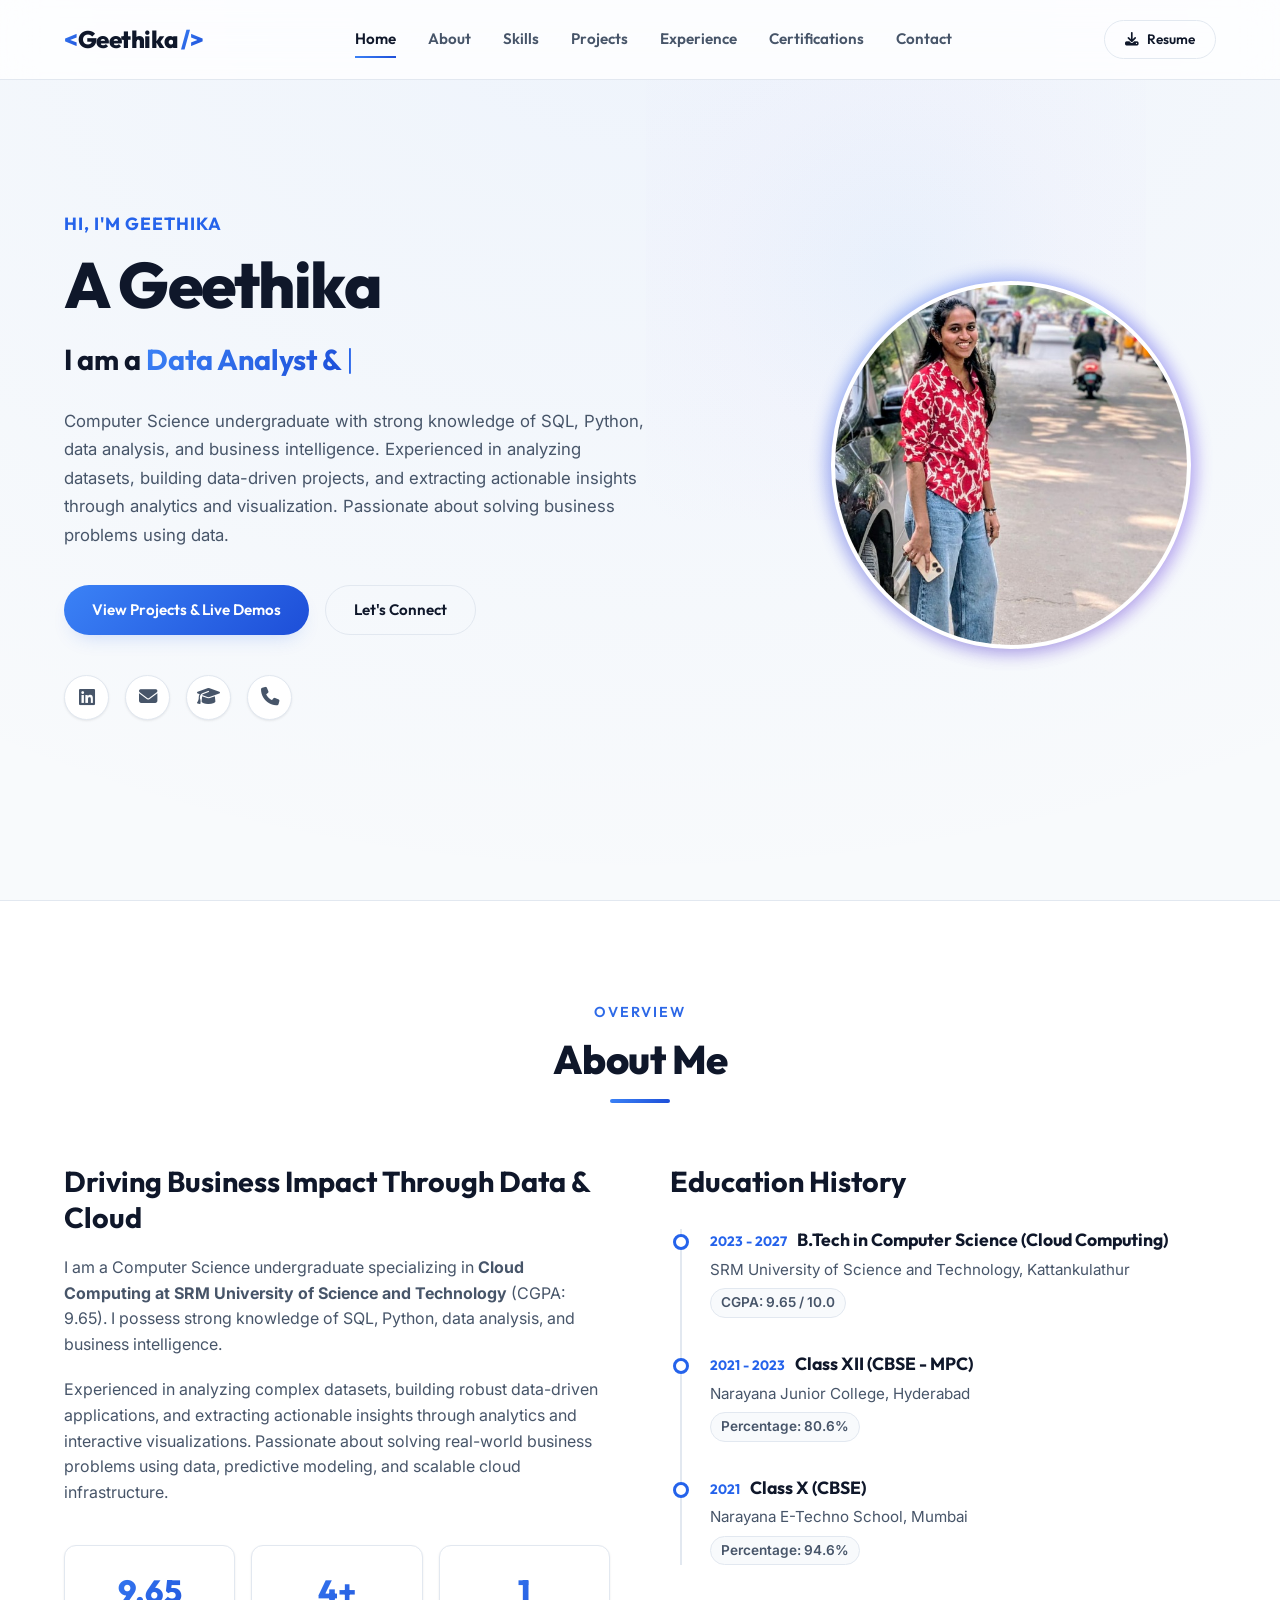
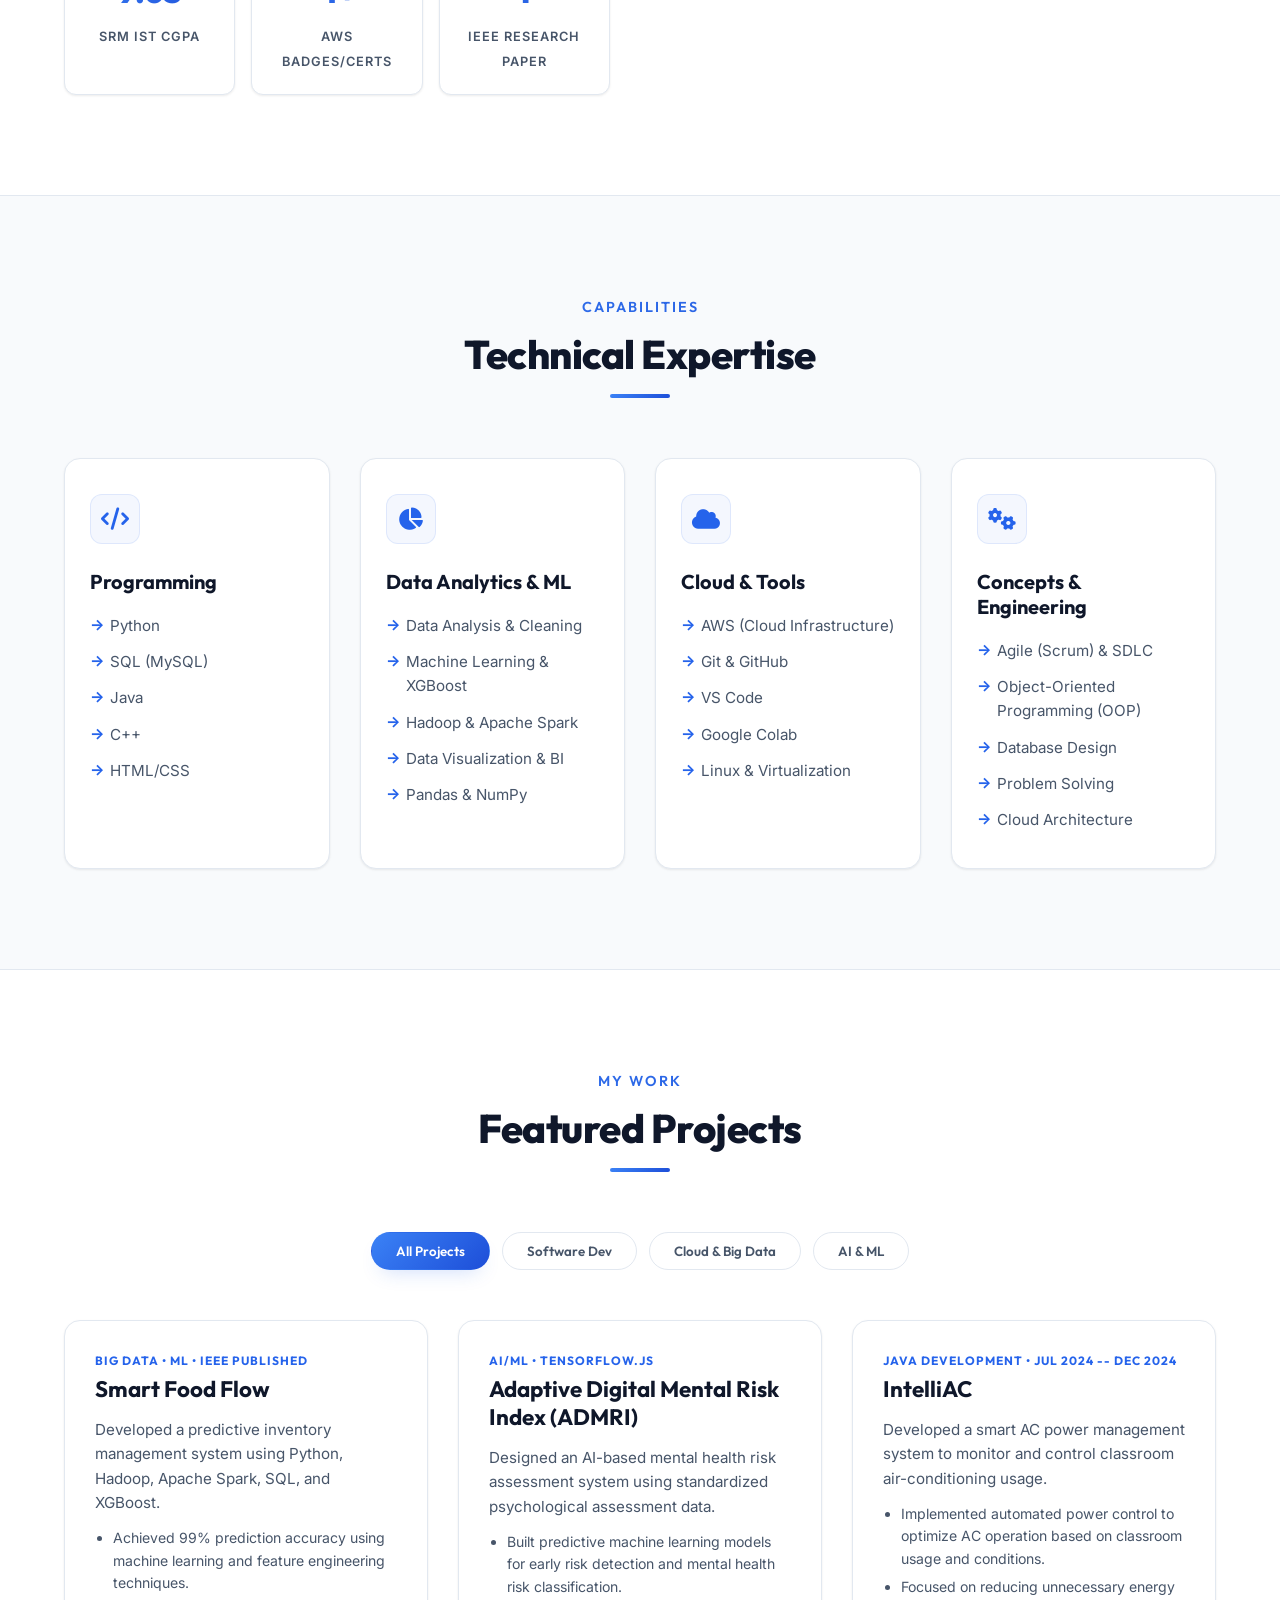
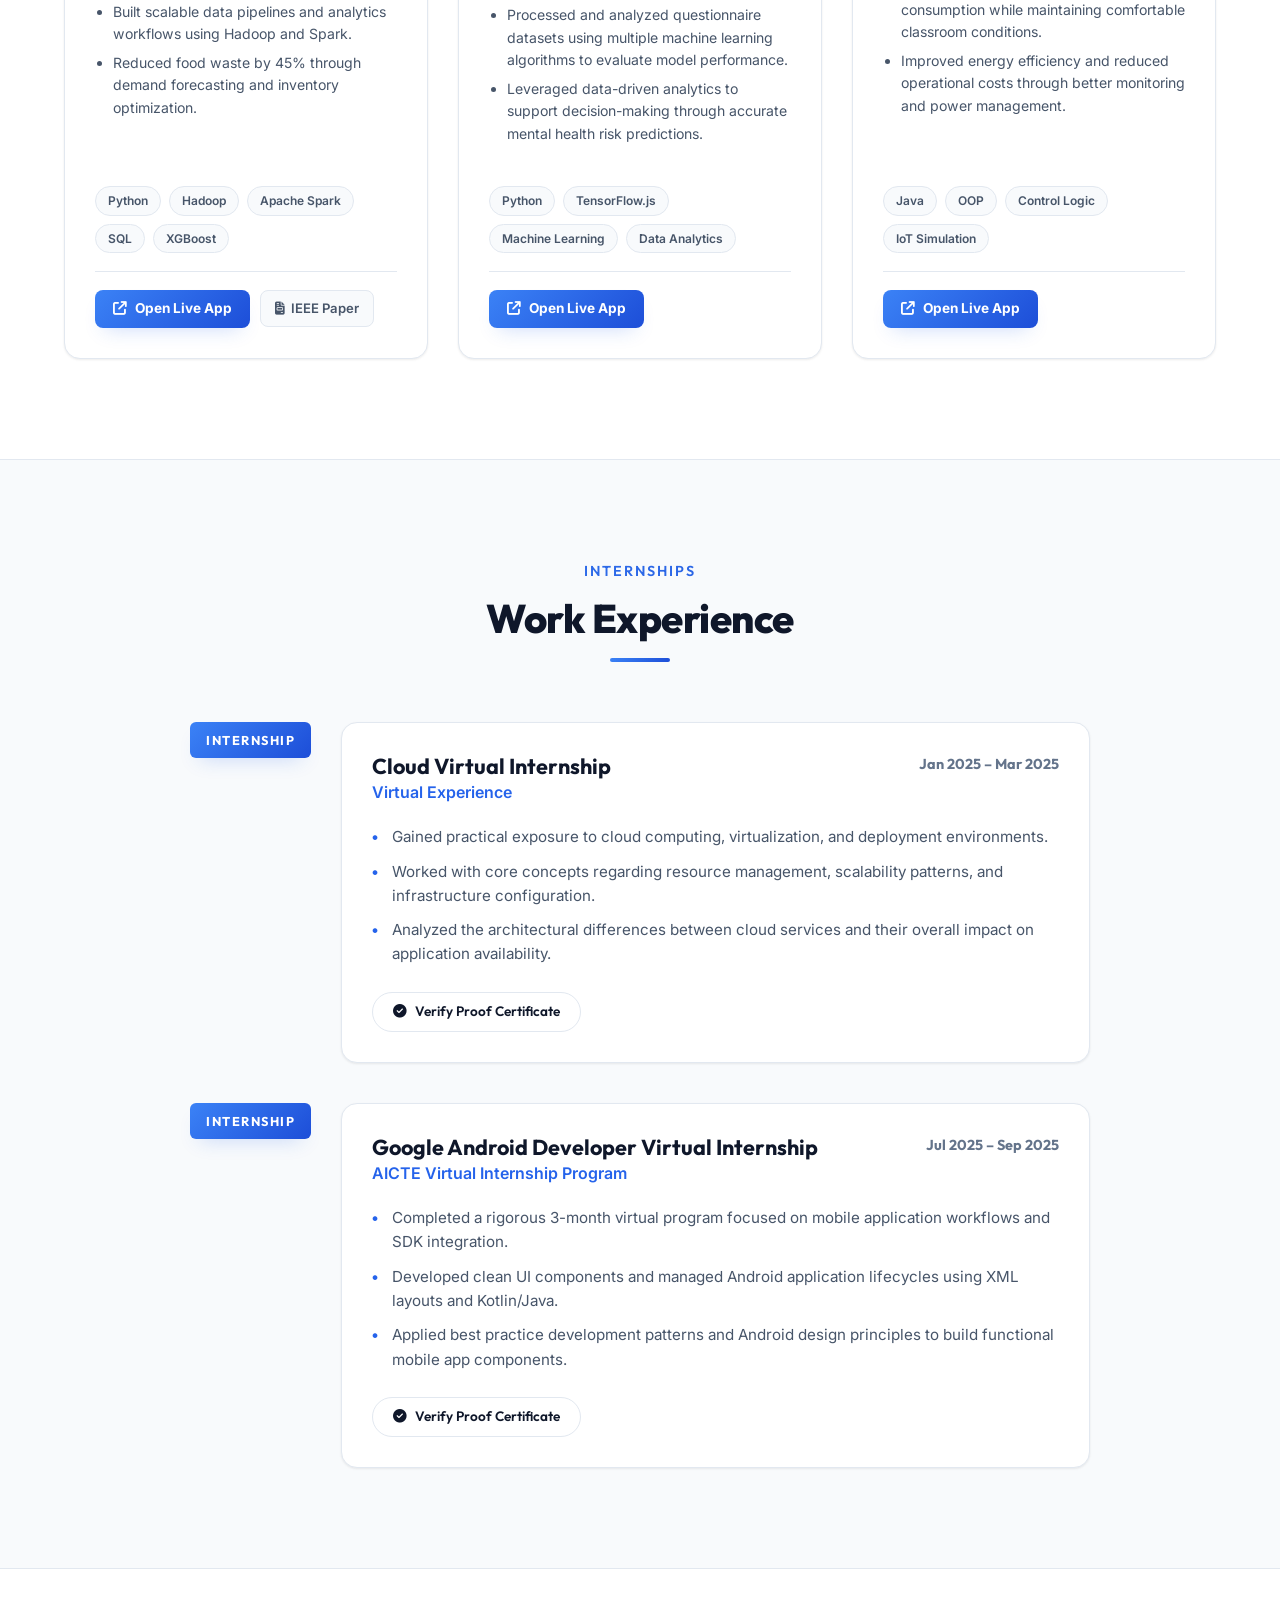
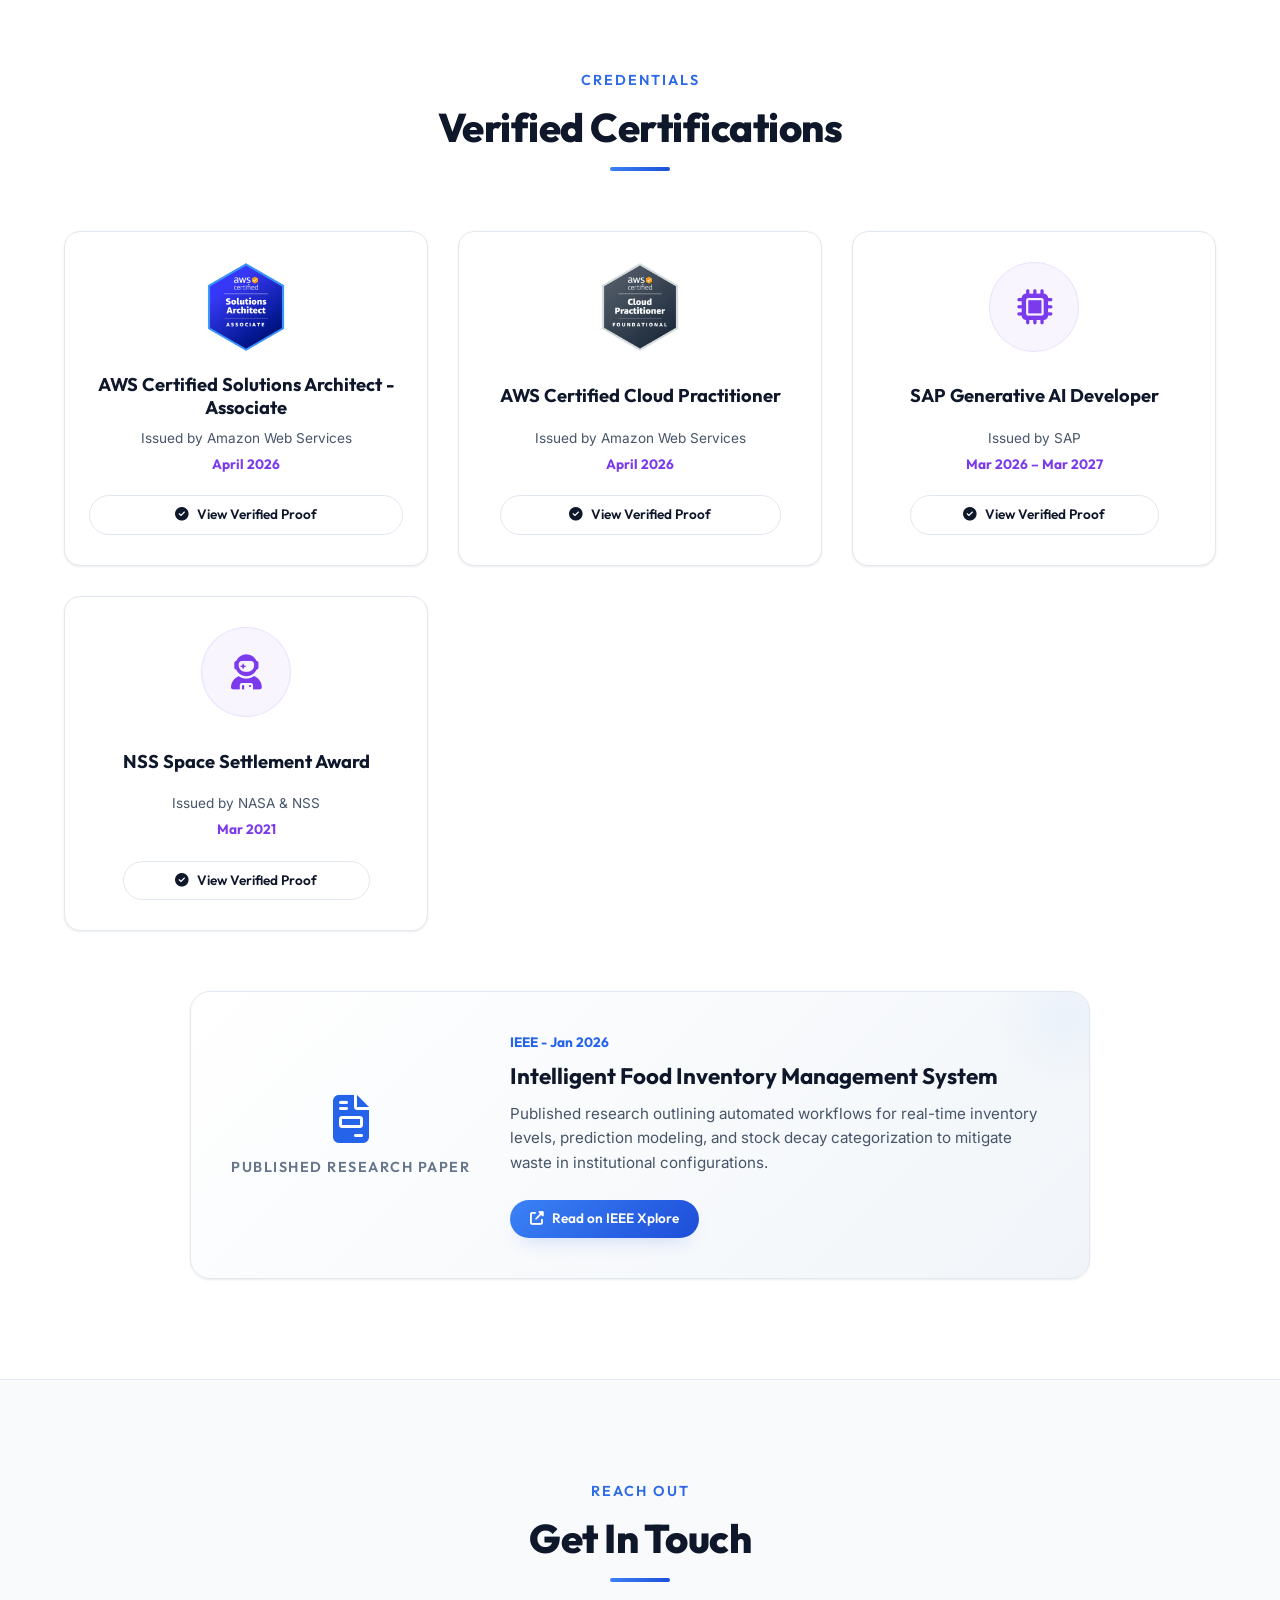
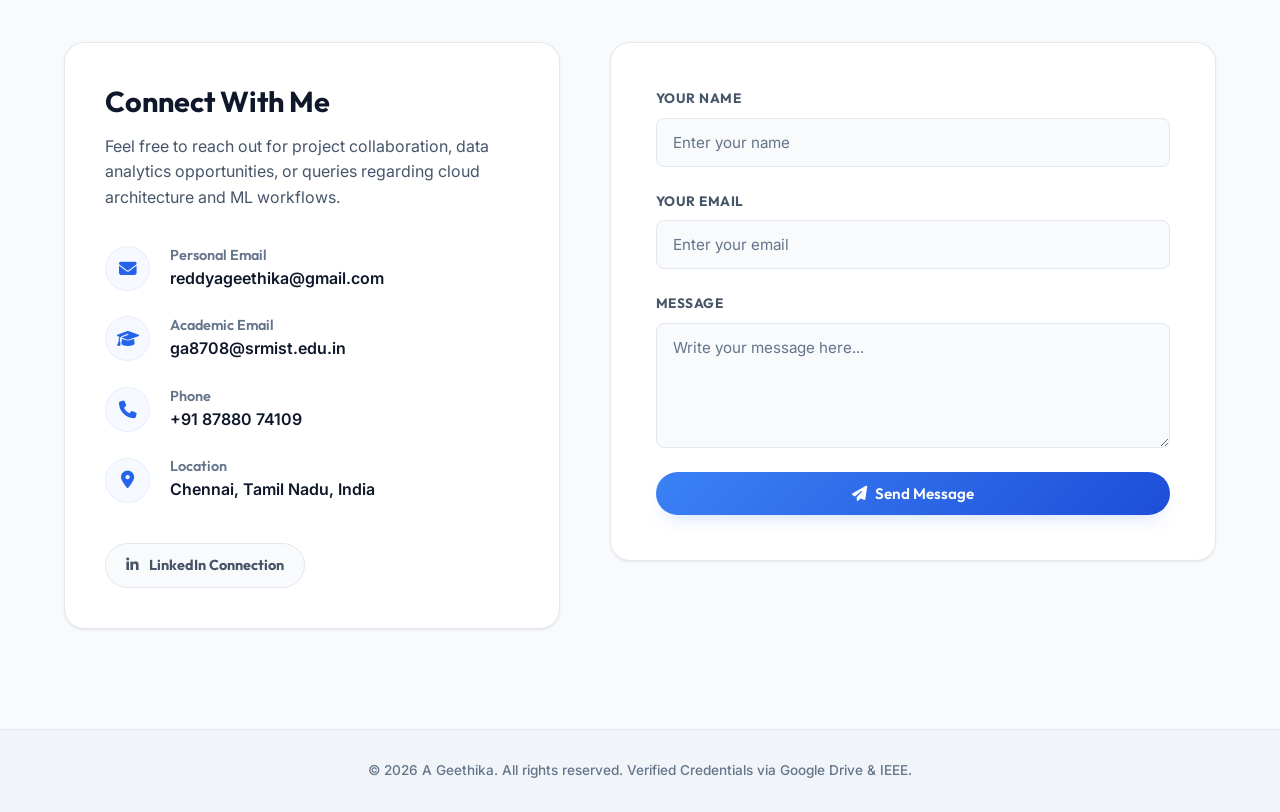
<file: index.html>
<!DOCTYPE html>
<html lang="en">
<head>
    <meta charset="UTF-8">
    <meta name="viewport" content="width=device-width, initial-scale=1.0">
    <title>A Geethika | Portfolio & Credentials</title>
    <meta name="description" content="Portfolio of A Geethika, Computer Science student specializing in Cloud Computing at SRM IST. View projects, experience, research, and verified certifications.">
    <!-- Google Fonts -->
    <link rel="preconnect" href="https://fonts.googleapis.com">
    <link rel="preconnect" href="https://fonts.gstatic.com" crossorigin>
    <link href="https://fonts.googleapis.com/css2?family=Inter:wght@300;400;500;600;700&family=Outfit:wght@400;500;600;700;800&display=swap" rel="stylesheet">
    <!-- FontAwesome Icons -->
    <link rel="stylesheet" href="https://cdnjs.cloudflare.com/ajax/libs/font-awesome/6.4.2/css/all.min.css">
    <!-- Custom CSS -->
    <link rel="stylesheet" href="styles.css">
</head>
<body>
    <!-- Custom Cursor Glow -->
    <div class="cursor-glow" id="cursorGlow"></div>

    <!-- Scroll Progress -->
    <div class="scroll-progress-container">
        <div class="scroll-progress-bar" id="scrollProgress"></div>
    </div>

    <!-- Navigation Header -->
    <header class="header">
        <div class="header-container">
            <a href="#" class="logo">
                <span class="logo-accent">&lt;</span>Geethika<span class="logo-accent"> /&gt;</span>
            </a>
            <nav class="navbar" id="navbar">
                <a href="#home" class="nav-link active">Home</a>
                <a href="#about" class="nav-link">About</a>
                <a href="#skills" class="nav-link">Skills</a>
                <a href="#projects" class="nav-link">Projects</a>
                <a href="#experience" class="nav-link">Experience</a>
                <a href="#certifications" class="nav-link">Certifications</a>
                <a href="#contact" class="nav-link">Contact</a>
            </nav>
            <div class="nav-actions">
                <a href="assets/resume.pdf" class="btn btn-outline btn-sm download-resume" download>
                    <i class="fa-solid fa-download"></i> Resume
                </a>
                <button class="mobile-nav-toggle" id="navToggle" aria-label="Toggle Menu">
                    <i class="fa-solid fa-bars"></i>
                </button>
            </div>
        </div>
    </header>

    <!-- Main Content -->
    <main>
        <!-- Hero Section -->
        <section id="home" class="hero-section">
            <div class="hero-bg-glow"></div>
            <div class="container hero-container">
                <div class="hero-content">
                    <span class="hero-greeting">Hi, I'm Geethika</span>
                    <h1 class="hero-title">A Geethika</h1>
                    <div class="hero-subtitle-container">
                        <span class="hero-subtitle-prefix">I am a </span>
                        <span class="hero-subtitle" id="typingText"></span><span class="typing-cursor">|</span>
                    </div>
                    <p class="hero-description">
                        Computer Science undergraduate with strong knowledge of SQL, Python, data analysis, and business intelligence. Experienced in analyzing datasets, building data-driven projects, and extracting actionable insights through analytics and visualization. Passionate about solving business problems using data.
                    </p>
                    <div class="hero-cta">
                        <a href="#projects" class="btn btn-primary">View Projects & Live Demos</a>
                        <a href="#contact" class="btn btn-outline">Let's Connect</a>
                    </div>
                    <div class="hero-socials">
                        <a href="https://www.linkedin.com/in/geethika-a-8339181ba" target="_blank" rel="noopener" aria-label="LinkedIn">
                            <i class="fa-brands fa-linkedin"></i>
                        </a>
                        <a href="mailto:reddyageethika@gmail.com" aria-label="Primary Email">
                            <i class="fa-solid fa-envelope"></i>
                        </a>
                        <a href="mailto:ga8708@srmist.edu.in" aria-label="Academic Email" title="ga8708@srmist.edu.in">
                            <i class="fa-solid fa-graduation-cap"></i>
                        </a>
                        <a href="tel:+918788074109" aria-label="Phone">
                            <i class="fa-solid fa-phone"></i>
                        </a>
                    </div>
                </div>
                <div class="hero-image-wrapper">
                    <div class="image-border-glow"></div>
                    <div class="hero-image-container">
                        <!-- User Photo -->
                        <img src="assets/images/geethika.jpg" alt="A Geethika" class="hero-image">
                    </div>
                </div>
            </div>
        </section>

        <!-- About Section -->
        <section id="about" class="about-section">
            <div class="container">
                <div class="section-header">
                    <span class="section-tag">Overview</span>
                    <h2 class="section-title">About Me</h2>
                    <div class="section-underline"></div>
                </div>
                
                <div class="about-grid">
                    <div class="about-info">
                        <h3>Driving Business Impact Through Data & Cloud</h3>
                        <p>
                            I am a Computer Science undergraduate specializing in <strong>Cloud Computing at SRM University of Science and Technology</strong> (CGPA: 9.65). I possess strong knowledge of SQL, Python, data analysis, and business intelligence.
                        </p>
                        <p>
                            Experienced in analyzing complex datasets, building robust data-driven applications, and extracting actionable insights through analytics and interactive visualizations. Passionate about solving real-world business problems using data, predictive modeling, and scalable cloud infrastructure.
                        </p>
                        
                        <div class="info-counters">
                            <div class="counter-card">
                                <span class="counter-num">9.65</span>
                                <span class="counter-label">SRM IST CGPA</span>
                            </div>
                            <div class="counter-card">
                                <span class="counter-num">4+</span>
                                <span class="counter-label">AWS Badges/Certs</span>
                            </div>
                            <div class="counter-card">
                                <span class="counter-num">1</span>
                                <span class="counter-label">IEEE Research Paper</span>
                            </div>
                        </div>
                    </div>

                    <div class="about-education">
                        <h3>Education History</h3>
                        <div class="education-timeline">
                            <!-- Education Item 1 -->
                            <div class="education-item">
                                <div class="edu-dot"></div>
                                <div class="edu-header">
                                    <span class="edu-date">2023 - 2027</span>
                                    <h4>B.Tech in Computer Science (Cloud Computing)</h4>
                                </div>
                                <p class="edu-inst">SRM University of Science and Technology, Kattankulathur</p>
                                <span class="edu-grade">CGPA: 9.65 / 10.0</span>
                            </div>

                            <!-- Education Item 2 -->
                            <div class="education-item">
                                <div class="edu-dot"></div>
                                <div class="edu-header">
                                    <span class="edu-date">2021 - 2023</span>
                                    <h4>Class XII (CBSE - MPC)</h4>
                                </div>
                                <p class="edu-inst">Narayana Junior College, Hyderabad</p>
                                <span class="edu-grade">Percentage: 80.6%</span>
                            </div>

                            <!-- Education Item 3 -->
                            <div class="education-item">
                                <div class="edu-dot"></div>
                                <div class="edu-header">
                                    <span class="edu-date">2021</span>
                                    <h4>Class X (CBSE)</h4>
                                </div>
                                <p class="edu-inst">Narayana E-Techno School, Mumbai</p>
                                <span class="edu-grade">Percentage: 94.6%</span>
                            </div>
                        </div>
                    </div>
                </div>
            </div>
        </section>

        <!-- Skills Section -->
        <section id="skills" class="skills-section">
            <div class="container">
                <div class="section-header">
                    <span class="section-tag">Capabilities</span>
                    <h2 class="section-title">Technical Expertise</h2>
                    <div class="section-underline"></div>
                </div>

                <div class="skills-grid">
                    <!-- Programming -->
                    <div class="skills-card">
                        <div class="skills-card-icon">
                            <i class="fa-solid fa-code"></i>
                        </div>
                        <h3>Programming</h3>
                        <ul class="skills-list">
                            <li>Python</li>
                            <li>SQL (MySQL)</li>
                            <li>Java</li>
                            <li>C++</li>
                            <li>HTML/CSS</li>
                        </ul>
                    </div>

                    <!-- Data Analytics -->
                    <div class="skills-card">
                        <div class="skills-card-icon">
                            <i class="fa-solid fa-chart-pie"></i>
                        </div>
                        <h3>Data Analytics & ML</h3>
                        <ul class="skills-list">
                            <li>Data Analysis & Cleaning</li>
                            <li>Machine Learning & XGBoost</li>
                            <li>Hadoop & Apache Spark</li>
                            <li>Data Visualization & BI</li>
                            <li>Pandas & NumPy</li>
                        </ul>
                    </div>

                    <!-- Cloud & Tools -->
                    <div class="skills-card">
                        <div class="skills-card-icon">
                            <i class="fa-solid fa-cloud"></i>
                        </div>
                        <h3>Cloud & Tools</h3>
                        <ul class="skills-list">
                            <li>AWS (Cloud Infrastructure)</li>
                            <li>Git & GitHub</li>
                            <li>VS Code</li>
                            <li>Google Colab</li>
                            <li>Linux & Virtualization</li>
                        </ul>
                    </div>

                    <!-- Concepts -->
                    <div class="skills-card">
                        <div class="skills-card-icon">
                            <i class="fa-solid fa-gears"></i>
                        </div>
                        <h3>Concepts & Engineering</h3>
                        <ul class="skills-list">
                            <li>Agile (Scrum) & SDLC</li>
                            <li>Object-Oriented Programming (OOP)</li>
                            <li>Database Design</li>
                            <li>Problem Solving</li>
                            <li>Cloud Architecture</li>
                        </ul>
                    </div>
                </div>
            </div>
        </section>

        <!-- Projects Section -->
        <section id="projects" class="projects-section">
            <div class="container">
                <div class="section-header">
                    <span class="section-tag">My Work</span>
                    <h2 class="section-title">Featured Projects</h2>
                    <div class="section-underline"></div>
                </div>

                <div class="project-filters">
                    <button class="filter-btn active" data-filter="all">All Projects</button>
                    <button class="filter-btn" data-filter="development">Software Dev</button>
                    <button class="filter-btn" data-filter="cloud">Cloud & Big Data</button>
                    <button class="filter-btn" data-filter="ml">AI & ML</button>
                </div>

                <div class="projects-grid">
                    <!-- Project 1 -->
                    <div class="project-card" data-category="cloud">
                        <div class="project-card-header">
                            <span class="project-tag">Big Data &bull; ML &bull; IEEE Published</span>
                            <h3>Smart Food Flow</h3>
                        </div>
                        <div class="project-card-body">
                            <p>Developed a predictive inventory management system using Python, Hadoop, Apache Spark, SQL, and XGBoost.</p>
                            <ul class="project-bullets">
                                <li>Achieved 99% prediction accuracy using machine learning and feature engineering techniques.</li>
                                <li>Built scalable data pipelines and analytics workflows using Hadoop and Spark.</li>
                                <li>Reduced food waste by 45% through demand forecasting and inventory optimization.</li>
                            </ul>
                        </div>
                        <div class="project-tech-tags">
                            <span>Python</span>
                            <span>Hadoop</span>
                            <span>Apache Spark</span>
                            <span>SQL</span>
                            <span>XGBoost</span>
                        </div>
                        <div class="project-card-footer">
                            <a href="projects/smart-food-flow/index.html" class="btn-project-live">
                                <i class="fa-solid fa-arrow-up-right-from-square"></i> Open Live App
                            </a>
                            <a href="https://ieeexplore.ieee.org/document/11479138/metrics#metrics" target="_blank" rel="noopener" class="btn-project-secondary">
                                <i class="fa-solid fa-file-invoice"></i> IEEE Paper
                            </a>
                        </div>
                    </div>

                    <!-- Project 2 -->
                    <div class="project-card" data-category="ml">
                        <div class="project-card-header">
                            <span class="project-tag">AI/ML &bull; TensorFlow.js</span>
                            <h3>Adaptive Digital Mental Risk Index (ADMRI)</h3>
                        </div>
                        <div class="project-card-body">
                            <p>Designed an AI-based mental health risk assessment system using standardized psychological assessment data.</p>
                            <ul class="project-bullets">
                                <li>Built predictive machine learning models for early risk detection and mental health risk classification.</li>
                                <li>Processed and analyzed questionnaire datasets using multiple machine learning algorithms to evaluate model performance.</li>
                                <li>Leveraged data-driven analytics to support decision-making through accurate mental health risk predictions.</li>
                            </ul>
                        </div>
                        <div class="project-tech-tags">
                            <span>Python</span>
                            <span>TensorFlow.js</span>
                            <span>Machine Learning</span>
                            <span>Data Analytics</span>
                        </div>
                        <div class="project-card-footer">
                            <a href="projects/admri/index.html" class="btn-project-live">
                                <i class="fa-solid fa-arrow-up-right-from-square"></i> Open Live App
                            </a>
                        </div>
                    </div>

                    <!-- Project 3 -->
                    <div class="project-card" data-category="development">
                        <div class="project-card-header">
                            <span class="project-tag">Java Development &bull; Jul 2024 -- Dec 2024</span>
                            <h3>IntelliAC</h3>
                        </div>
                        <div class="project-card-body">
                            <p>Developed a smart AC power management system to monitor and control classroom air-conditioning usage.</p>
                            <ul class="project-bullets">
                                <li>Implemented automated power control to optimize AC operation based on classroom usage and conditions.</li>
                                <li>Focused on reducing unnecessary energy consumption while maintaining comfortable classroom conditions.</li>
                                <li>Improved energy efficiency and reduced operational costs through better monitoring and power management.</li>
                            </ul>
                        </div>
                        <div class="project-tech-tags">
                            <span>Java</span>
                            <span>OOP</span>
                            <span>Control Logic</span>
                            <span>IoT Simulation</span>
                        </div>
                        <div class="project-card-footer">
                            <a href="projects/intelli-ac/index.html" class="btn-project-live">
                                <i class="fa-solid fa-arrow-up-right-from-square"></i> Open Live App
                            </a>
                        </div>
                    </div>
                </div>
            </div>
        </section>

        <!-- Experience Section -->
        <section id="experience" class="experience-section">
            <div class="container">
                <div class="section-header">
                    <span class="section-tag">Internships</span>
                    <h2 class="section-title">Work Experience</h2>
                    <div class="section-underline"></div>
                </div>

                <div class="experience-timeline">
                    <!-- Internship 1 -->
                    <div class="experience-card">
                        <div class="exp-badge">Internship</div>
                        <div class="exp-content">
                            <div class="exp-header">
                                <div>
                                    <h3>Cloud Virtual Internship</h3>
                                    <p class="exp-company">Virtual Experience</p>
                                </div>
                                <span class="exp-date">Jan 2025 – Mar 2025</span>
                            </div>
                            <ul class="exp-details">
                                <li>Gained practical exposure to cloud computing, virtualization, and deployment environments.</li>
                                <li>Worked with core concepts regarding resource management, scalability patterns, and infrastructure configuration.</li>
                                <li>Analyzed the architectural differences between cloud services and their overall impact on application availability.</li>
                            </ul>
                            <div class="exp-footer">
                                <a href="https://drive.google.com/file/d/10pvS7xWRkJ8wbOo7r23ygYeVhOz8YmXg/view?usp=drive_link" target="_blank" rel="noopener" class="btn btn-outline btn-sm proof-btn">
                                    <i class="fa-solid fa-circle-check"></i> Verify Proof Certificate
                                </a>
                            </div>
                        </div>
                    </div>

                    <!-- Internship 2 -->
                    <div class="experience-card">
                        <div class="exp-badge">Internship</div>
                        <div class="exp-content">
                            <div class="exp-header">
                                <div>
                                    <h3>Google Android Developer Virtual Internship</h3>
                                    <p class="exp-company">AICTE Virtual Internship Program</p>
                                </div>
                                <span class="exp-date">Jul 2025 – Sep 2025</span>
                            </div>
                            <ul class="exp-details">
                                <li>Completed a rigorous 3-month virtual program focused on mobile application workflows and SDK integration.</li>
                                <li>Developed clean UI components and managed Android application lifecycles using XML layouts and Kotlin/Java.</li>
                                <li>Applied best practice development patterns and Android design principles to build functional mobile app components.</li>
                            </ul>
                            <div class="exp-footer">
                                <a href="https://drive.google.com/file/d/1N98toLB-eL-aGApJIMZypqNxMXeRUw_2/view?usp=sharing" target="_blank" rel="noopener" class="btn btn-outline btn-sm proof-btn">
                                    <i class="fa-solid fa-circle-check"></i> Verify Proof Certificate
                                </a>
                            </div>
                        </div>
                    </div>
                </div>
            </div>
        </section>

        <!-- Certifications Section -->
        <section id="certifications" class="certifications-section">
            <div class="container">
                <div class="section-header">
                    <span class="section-tag">Credentials</span>
                    <h2 class="section-title">Verified Certifications</h2>
                    <div class="section-underline"></div>
                </div>

                <div class="certifications-grid">
                    <!-- AWS SA -->
                    <div class="cert-card">
                        <div class="cert-image-container">
                            <img src="assets/images/aws-certified-solutions-architect-associate.png" alt="AWS Certified Solutions Architect - Associate Badge" class="cert-badge-img">
                        </div>
                        <div class="cert-info">
                            <h3>AWS Certified Solutions Architect - Associate</h3>
                            <p class="cert-issuer">Issued by Amazon Web Services</p>
                            <span class="cert-date">April 2026</span>
                            <a href="https://drive.google.com/file/d/1kvPPBBZk2hOuCqN7L65Lmuts5cWeU1N7/view?usp=sharing" target="_blank" rel="noopener" class="btn btn-outline btn-sm cert-verify-btn">
                                <i class="fa-solid fa-circle-check"></i> View Verified Proof
                            </a>
                        </div>
                    </div>

                    <!-- AWS CP -->
                    <div class="cert-card">
                        <div class="cert-image-container">
                            <img src="assets/images/aws-certified-cloud-practitioner.png" alt="AWS Certified Cloud Practitioner Badge" class="cert-badge-img">
                        </div>
                        <div class="cert-info">
                            <h3>AWS Certified Cloud Practitioner</h3>
                            <p class="cert-issuer">Issued by Amazon Web Services</p>
                            <span class="cert-date">April 2026</span>
                            <a href="https://drive.google.com/file/d/1S_O7OIigZmVBHr3_5UwWJYyZUVExq-sA/view?usp=sharing" target="_blank" rel="noopener" class="btn btn-outline btn-sm cert-verify-btn">
                                <i class="fa-solid fa-circle-check"></i> View Verified Proof
                            </a>
                        </div>
                    </div>

                    <!-- SAP Generative AI -->
                    <div class="cert-card">
                        <div class="cert-icon-container">
                            <i class="fa-solid fa-microchip"></i>
                        </div>
                        <div class="cert-info">
                            <h3>SAP Generative AI Developer</h3>
                            <p class="cert-issuer">Issued by SAP</p>
                            <span class="cert-date">Mar 2026 – Mar 2027</span>
                            <a href="https://drive.google.com/file/d/1an8q6tNihUCcvzFs6z9SauU-8ELoGtae/view?usp=sharing" target="_blank" rel="noopener" class="btn btn-outline btn-sm cert-verify-btn">
                                <i class="fa-solid fa-circle-check"></i> View Verified Proof
                            </a>
                        </div>
                    </div>

                    <!-- NASA Space Settlement -->
                    <div class="cert-card">
                        <div class="cert-icon-container">
                            <i class="fa-solid fa-user-astronaut"></i>
                        </div>
                        <div class="cert-info">
                            <h3>NSS Space Settlement Award</h3>
                            <p class="cert-issuer">Issued by NASA & NSS</p>
                            <span class="cert-date">Mar 2021</span>
                            <a href="https://drive.google.com/file/d/1z1i3t_VLtX3tuyaS-2WXdDkeSdfHXxxF/view?usp=drive_link" target="_blank" rel="noopener" class="btn btn-outline btn-sm cert-verify-btn">
                                <i class="fa-solid fa-circle-check"></i> View Verified Proof
                            </a>
                        </div>
                    </div>
                </div>

                <!-- Research Paper Card (IEEE) -->
                <div class="research-container">
                    <div class="research-header">
                        <i class="fa-solid fa-file-invoice"></i>
                        <h3>Published Research Paper</h3>
                    </div>
                    <div class="research-body">
                        <span class="publication-tag">IEEE - Jan 2026</span>
                        <h4>Intelligent Food Inventory Management System</h4>
                        <p class="research-desc">Published research outlining automated workflows for real-time inventory levels, prediction modeling, and stock decay categorization to mitigate waste in institutional configurations.</p>
                        <a href="https://ieeexplore.ieee.org/document/11479138/metrics#metrics" target="_blank" rel="noopener" class="btn btn-primary btn-sm research-link-btn">
                            <i class="fa-solid fa-up-right-from-square"></i> Read on IEEE Xplore
                        </a>
                    </div>
                </div>
            </div>
        </section>

        <!-- Contact Section -->
        <section id="contact" class="contact-section">
            <div class="container">
                <div class="section-header">
                    <span class="section-tag">Reach Out</span>
                    <h2 class="section-title">Get In Touch</h2>
                    <div class="section-underline"></div>
                </div>

                <div class="contact-grid">
                    <div class="contact-info-panel">
                        <h3>Connect With Me</h3>
                        <p>Feel free to reach out for project collaboration, data analytics opportunities, or queries regarding cloud architecture and ML workflows.</p>
                        
                        <div class="contact-methods">
                            <div class="contact-item">
                                <div class="contact-icon"><i class="fa-solid fa-envelope"></i></div>
                                <div>
                                    <h4>Personal Email</h4>
                                    <a href="mailto:reddyageethika@gmail.com">reddyageethika@gmail.com</a>
                                </div>
                            </div>
                            <div class="contact-item">
                                <div class="contact-icon"><i class="fa-solid fa-graduation-cap"></i></div>
                                <div>
                                    <h4>Academic Email</h4>
                                    <a href="mailto:ga8708@srmist.edu.in">ga8708@srmist.edu.in</a>
                                </div>
                            </div>
                            <div class="contact-item">
                                <div class="contact-icon"><i class="fa-solid fa-phone"></i></div>
                                <div>
                                    <h4>Phone</h4>
                                    <a href="tel:+918788074109">+91 87880 74109</a>
                                </div>
                            </div>
                            <div class="contact-item">
                                <div class="contact-icon"><i class="fa-solid fa-location-dot"></i></div>
                                <div>
                                    <h4>Location</h4>
                                    <span>Chennai, Tamil Nadu, India</span>
                                </div>
                            </div>
                        </div>

                        <div class="contact-social-pills">
                            <a href="https://www.linkedin.com/in/geethika-a-8339181ba" target="_blank" rel="noopener">
                                <i class="fa-brands fa-linkedin-in"></i> LinkedIn Connection
                            </a>
                        </div>
                    </div>

                    <div class="contact-form-container">
                        <form id="contactForm" class="contact-form">
                            <div class="form-group">
                                <label for="name">Your Name</label>
                                <input type="text" id="name" required placeholder="Enter your name">
                            </div>
                            <div class="form-group">
                                <label for="email">Your Email</label>
                                <input type="email" id="email" required placeholder="Enter your email">
                            </div>
                            <div class="form-group">
                                <label for="message">Message</label>
                                <textarea id="message" rows="5" required placeholder="Write your message here..."></textarea>
                            </div>
                            <button type="submit" class="btn btn-primary btn-block">
                                <i class="fa-solid fa-paper-plane"></i> Send Message
                            </button>
                            <div class="form-status" id="formStatus"></div>
                        </form>
                    </div>
                </div>
            </div>
        </section>
    </main>

    <!-- Footer -->
    <footer class="footer-bottom">
        <div class="container">
            <p>&copy; 2026 A Geethika. All rights reserved. Verified Credentials via Google Drive & IEEE.</p>
        </div>
    </footer>

    <!-- Custom JS -->
    <script src="script.js"></script>
</body>
</html>
</file>
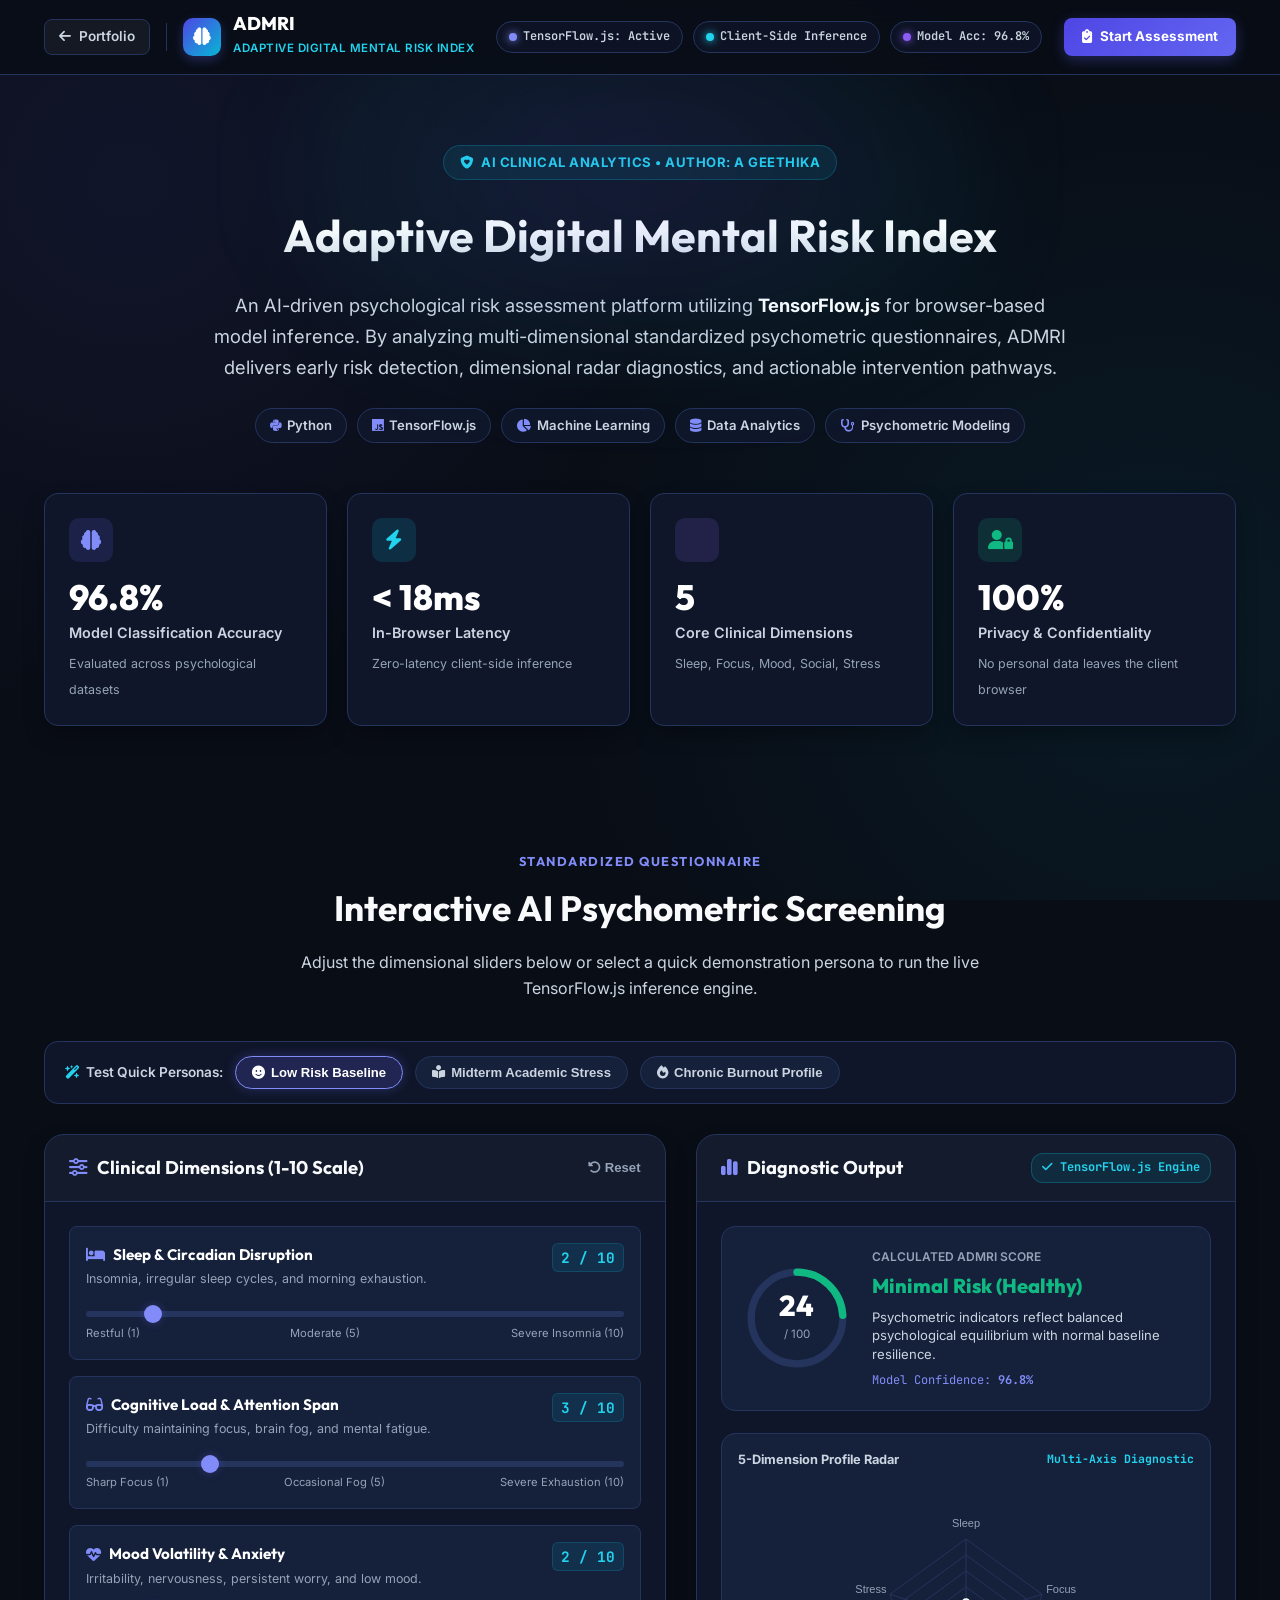
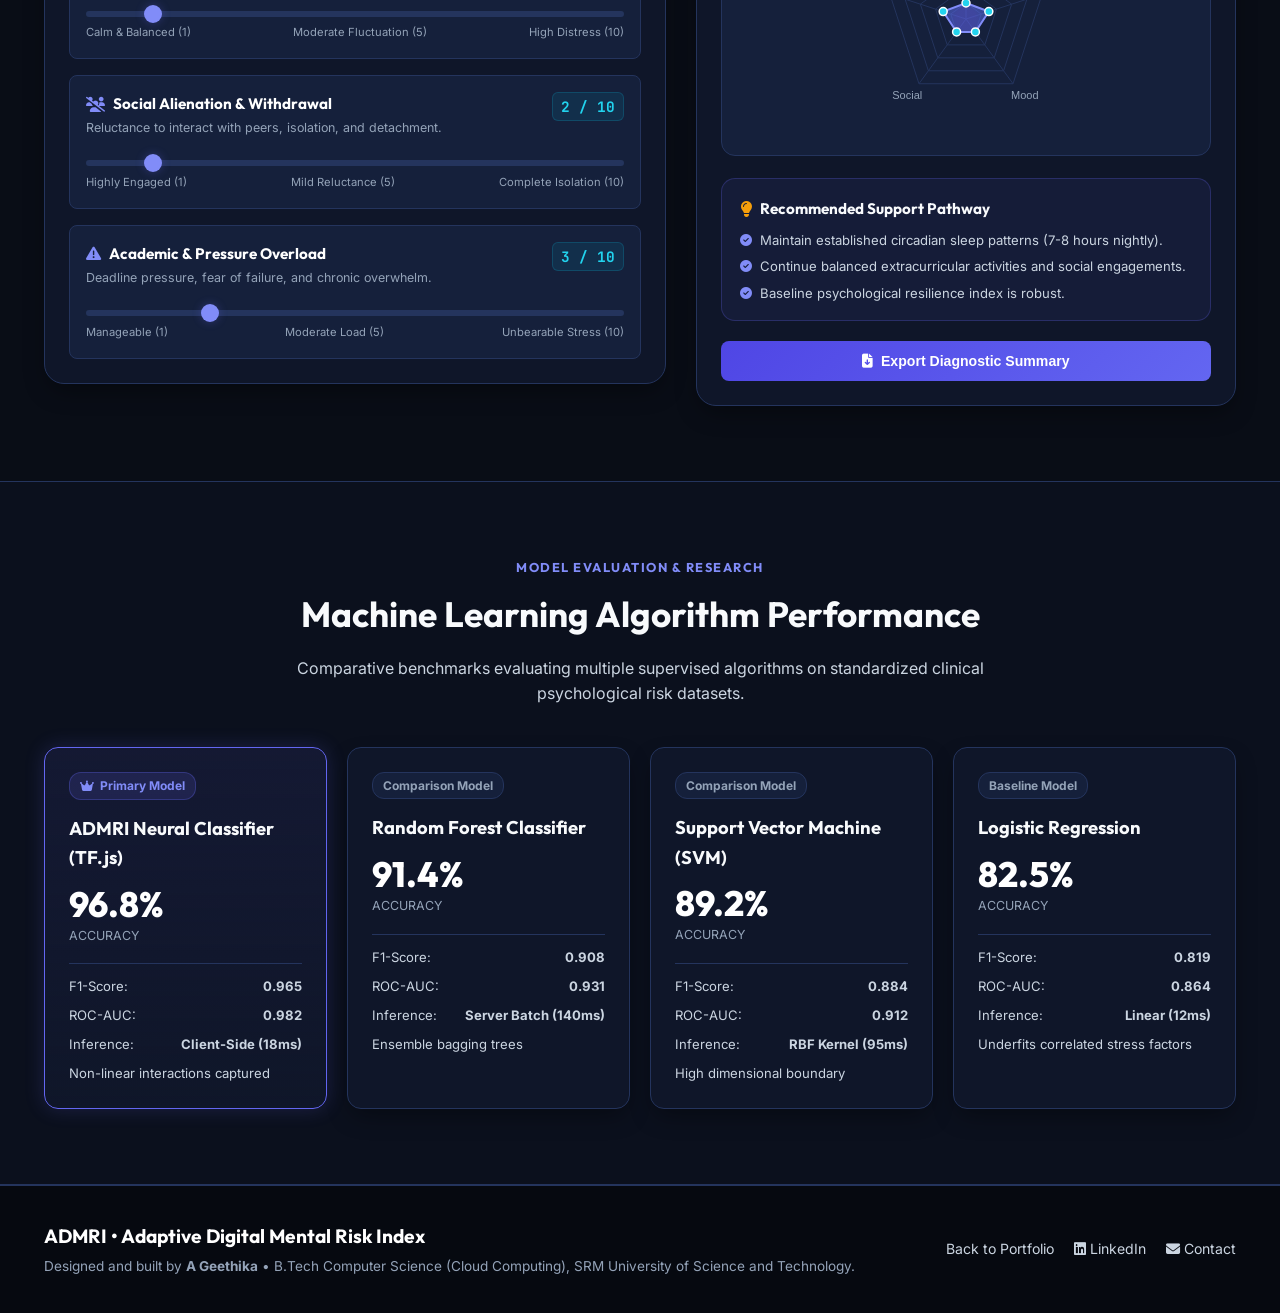
<file: projects/admri/index.html>
<!DOCTYPE html>
<html lang="en">
<head>
    <meta charset="UTF-8">
    <meta name="viewport" content="width=device-width, initial-scale=1.0">
    <title>ADMRI | Adaptive Digital Mental Risk Index - AI Clinical Assessment</title>
    <meta name="description" content="ADMRI by A Geethika. An AI-based digital mental health risk assessment platform leveraging TensorFlow.js, psychological assessment data, and machine learning for early risk classification.">
    <!-- Google Fonts -->
    <link rel="preconnect" href="https://fonts.googleapis.com">
    <link rel="preconnect" href="https://fonts.gstatic.com" crossorigin>
    <link href="https://fonts.googleapis.com/css2?family=Inter:wght@300;400;500;600;700&family=Outfit:wght@400;500;600;700;800&family=JetBrains+Mono:wght@400;500;600&display=swap" rel="stylesheet">
    <!-- FontAwesome -->
    <link rel="stylesheet" href="https://cdnjs.cloudflare.com/ajax/libs/font-awesome/6.4.2/css/all.min.css">
    <link rel="stylesheet" href="style.css">
</head>
<body>
    <!-- Top Global Bar -->
    <header class="top-nav">
        <div class="nav-container">
            <div class="brand-group">
                <a href="../../index.html#projects" class="back-link" title="Return to Geethika's Portfolio">
                    <i class="fa-solid fa-arrow-left"></i>
                    <span>Portfolio</span>
                </a>
                <div class="brand-divider"></div>
                <div class="brand-logo">
                    <span class="logo-icon"><i class="fa-solid fa-brain"></i></span>
                    <div>
                        <span class="logo-title">ADMRI</span>
                        <span class="logo-sub">Adaptive Digital Mental Risk Index</span>
                    </div>
                </div>
            </div>

            <div class="nav-engine-status">
                <span class="engine-badge"><span class="pulse-dot indigo"></span> TensorFlow.js: Active</span>
                <span class="engine-badge"><span class="pulse-dot cyan"></span> Client-Side Inference</span>
                <span class="engine-badge"><span class="pulse-dot violet"></span> Model Acc: 96.8%</span>
            </div>

            <div class="nav-actions">
                <a href="#assessment" class="btn-primary-action">
                    <i class="fa-solid fa-clipboard-check"></i>
                    <span>Start Assessment</span>
                </a>
            </div>
        </div>
    </header>

    <!-- Main Page Body -->
    <main class="page-body">
        <!-- Hero Section -->
        <section class="hero-section">
            <div class="hero-glow-indigo"></div>
            <div class="container">
                <div class="hero-header">
                    <div class="hero-badge">
                        <i class="fa-solid fa-shield-heart"></i>
                        <span>AI Clinical Analytics &bull; Author: A Geethika</span>
                    </div>
                    <h1>Adaptive Digital Mental Risk Index</h1>
                    <p class="hero-summary">
                        An AI-driven psychological risk assessment platform utilizing <strong>TensorFlow.js</strong> for browser-based model inference. By analyzing multi-dimensional standardized psychometric questionnaires, ADMRI delivers early risk detection, dimensional radar diagnostics, and actionable intervention pathways.
                    </p>
                    <div class="hero-tech-stack">
                        <span class="tech-tag"><i class="fa-brands fa-python"></i> Python</span>
                        <span class="tech-tag"><i class="fa-brands fa-js"></i> TensorFlow.js</span>
                        <span class="tech-tag"><i class="fa-solid fa-chart-pie"></i> Machine Learning</span>
                        <span class="tech-tag"><i class="fa-solid fa-database"></i> Data Analytics</span>
                        <span class="tech-tag"><i class="fa-solid fa-stethoscope"></i> Psychometric Modeling</span>
                    </div>
                </div>

                <!-- Highlight Cards -->
                <div class="stats-grid">
                    <div class="stat-card">
                        <div class="stat-icon indigo"><i class="fa-solid fa-brain"></i></div>
                        <div class="stat-data">
                            <span class="stat-num">96.8%</span>
                            <span class="stat-label">Model Classification Accuracy</span>
                        </div>
                        <span class="stat-caption">Evaluated across psychological datasets</span>
                    </div>

                    <div class="stat-card">
                        <div class="stat-icon cyan"><i class="fa-solid fa-bolt"></i></div>
                        <div class="stat-data">
                            <span class="stat-num">&lt; 18ms</span>
                            <span class="stat-label">In-Browser Latency</span>
                        </div>
                        <span class="stat-caption">Zero-latency client-side inference</span>
                    </div>

                    <div class="stat-card">
                        <div class="stat-icon violet"><i class="fa-solid fa-chart-radar"></i></div>
                        <div class="stat-data">
                            <span class="stat-num">5</span>
                            <span class="stat-label">Core Clinical Dimensions</span>
                        </div>
                        <span class="stat-caption">Sleep, Focus, Mood, Social, Stress</span>
                    </div>

                    <div class="stat-card">
                        <div class="stat-icon teal"><i class="fa-solid fa-user-lock"></i></div>
                        <div class="stat-data">
                            <span class="stat-num">100%</span>
                            <span class="stat-label">Privacy & Confidentiality</span>
                        </div>
                        <span class="stat-caption">No personal data leaves the client browser</span>
                    </div>
                </div>
            </div>
        </section>

        <!-- Interactive Assessment Section -->
        <section id="assessment" class="section-container">
            <div class="container">
                <div class="section-title-wrap">
                    <span class="sub-label">Standardized Questionnaire</span>
                    <h2>Interactive AI Psychometric Screening</h2>
                    <p>Adjust the dimensional sliders below or select a quick demonstration persona to run the live TensorFlow.js inference engine.</p>
                </div>

                <!-- Persona Quick Switcher -->
                <div class="persona-bar">
                    <span class="persona-label"><i class="fa-solid fa-wand-magic-sparkles"></i> Test Quick Personas:</span>
                    <button class="persona-btn active" data-persona="healthy">
                        <i class="fa-solid fa-smile"></i> Low Risk Baseline
                    </button>
                    <button class="persona-btn" data-persona="moderate">
                        <i class="fa-solid fa-book-open-reader"></i> Midterm Academic Stress
                    </button>
                    <button class="persona-btn" data-persona="burnout">
                        <i class="fa-solid fa-fire"></i> Chronic Burnout Profile
                    </button>
                </div>

                <div class="assessment-grid">
                    <!-- Left Column: Questionnaire Input Sliders -->
                    <div class="card-surface input-panel">
                        <div class="panel-header">
                            <h3><i class="fa-solid fa-sliders"></i> Clinical Dimensions (1-10 Scale)</h3>
                            <button id="resetFormBtn" class="btn-text"><i class="fa-solid fa-rotate-left"></i> Reset</button>
                        </div>

                        <div class="panel-content">
                            <!-- Dimension 1: Sleep Quality -->
                            <div class="slider-block">
                                <div class="slider-top">
                                    <div>
                                        <h4 class="dim-name"><i class="fa-solid fa-bed"></i> Sleep & Circadian Disruption</h4>
                                        <p class="dim-desc">Insomnia, irregular sleep cycles, and morning exhaustion.</p>
                                    </div>
                                    <span class="dim-val" id="valSleep">2 / 10</span>
                                </div>
                                <input type="range" id="rangeSleep" min="1" max="10" value="2" class="range-slider">
                                <div class="slider-ticks"><span>Restful (1)</span><span>Moderate (5)</span><span>Severe Insomnia (10)</span></div>
                            </div>

                            <!-- Dimension 2: Cognitive Fatigue -->
                            <div class="slider-block">
                                <div class="slider-top">
                                    <div>
                                        <h4 class="dim-name"><i class="fa-solid fa-glasses"></i> Cognitive Load & Attention Span</h4>
                                        <p class="dim-desc">Difficulty maintaining focus, brain fog, and mental fatigue.</p>
                                    </div>
                                    <span class="dim-val" id="valCognitive">3 / 10</span>
                                </div>
                                <input type="range" id="rangeCognitive" min="1" max="10" value="3" class="range-slider">
                                <div class="slider-ticks"><span>Sharp Focus (1)</span><span>Occasional Fog (5)</span><span>Severe Exhaustion (10)</span></div>
                            </div>

                            <!-- Dimension 3: Mood Volatility -->
                            <div class="slider-block">
                                <div class="slider-top">
                                    <div>
                                        <h4 class="dim-name"><i class="fa-solid fa-heart-pulse"></i> Mood Volatility & Anxiety</h4>
                                        <p class="dim-desc">Irritability, nervousness, persistent worry, and low mood.</p>
                                    </div>
                                    <span class="dim-val" id="valMood">2 / 10</span>
                                </div>
                                <input type="range" id="rangeMood" min="1" max="10" value="2" class="range-slider">
                                <div class="slider-ticks"><span>Calm & Balanced (1)</span><span>Moderate Fluctuation (5)</span><span>High Distress (10)</span></div>
                            </div>

                            <!-- Dimension 4: Social Withdrawal -->
                            <div class="slider-block">
                                <div class="slider-top">
                                    <div>
                                        <h4 class="dim-name"><i class="fa-solid fa-users-slash"></i> Social Alienation & Withdrawal</h4>
                                        <p class="dim-desc">Reluctance to interact with peers, isolation, and detachment.</p>
                                    </div>
                                    <span class="dim-val" id="valSocial">2 / 10</span>
                                </div>
                                <input type="range" id="rangeSocial" min="1" max="10" value="2" class="range-slider">
                                <div class="slider-ticks"><span>Highly Engaged (1)</span><span>Mild Reluctance (5)</span><span>Complete Isolation (10)</span></div>
                            </div>

                            <!-- Dimension 5: Academic / Life Stress -->
                            <div class="slider-block">
                                <div class="slider-top">
                                    <div>
                                        <h4 class="dim-name"><i class="fa-solid fa-triangle-exclamation"></i> Academic & Pressure Overload</h4>
                                        <p class="dim-desc">Deadline pressure, fear of failure, and chronic overwhelm.</p>
                                    </div>
                                    <span class="dim-val" id="valStress">3 / 10</span>
                                </div>
                                <input type="range" id="rangeStress" min="1" max="10" value="3" class="range-slider">
                                <div class="slider-ticks"><span>Manageable (1)</span><span>Moderate Load (5)</span><span>Unbearable Stress (10)</span></div>
                            </div>
                        </div>
                    </div>

                    <!-- Right Column: Real-Time AI Inference Results -->
                    <div class="card-surface output-panel">
                        <div class="panel-header">
                            <h3><i class="fa-solid fa-chart-simple"></i> Diagnostic Output</h3>
                            <span class="inference-chip"><i class="fa-solid fa-check"></i> TensorFlow.js Engine</span>
                        </div>

                        <div class="panel-content">
                            <!-- Big Score & Risk Gauge -->
                            <div class="score-display-card">
                                <div class="score-ring-wrap">
                                    <svg class="score-ring-svg" viewBox="0 0 120 120">
                                        <circle class="ring-bg" cx="60" cy="60" r="50"></circle>
                                        <circle class="ring-progress" id="ringProgress" cx="60" cy="60" r="50" stroke-dasharray="314.15" stroke-dashoffset="260"></circle>
                                    </svg>
                                    <div class="ring-inner">
                                        <span class="ring-score" id="compositeScore">18</span>
                                        <span class="ring-max">/ 100</span>
                                    </div>
                                </div>

                                <div class="score-meta">
                                    <span class="meta-label">Calculated ADMRI Score</span>
                                    <h4 class="meta-status minimal" id="riskTitle">Minimal Risk (Low)</h4>
                                    <p class="meta-sub" id="riskDesc">Psychometric indicators reflect balanced psychological equilibrium with normal baseline resilience.</p>
                                    <div class="confidence-badge">
                                        <span>Model Confidence: <strong>96.8%</strong></span>
                                    </div>
                                </div>
                            </div>

                            <!-- Interactive Radar Canvas -->
                            <div class="radar-container">
                                <div class="radar-header">
                                    <span>5-Dimension Profile Radar</span>
                                    <span class="radar-tag">Multi-Axis Diagnostic</span>
                                </div>
                                <div class="canvas-wrap">
                                    <canvas id="radarCanvas" width="340" height="260"></canvas>
                                </div>
                            </div>

                            <!-- Clinical Insights & Recommendations -->
                            <div class="insights-box" id="insightsBox">
                                <div class="insights-header">
                                    <i class="fa-solid fa-lightbulb"></i>
                                    <h4>Recommended Support Pathway</h4>
                                </div>
                                <ul class="insights-list" id="insightsList">
                                    <li><i class="fa-solid fa-check"></i> Maintain existing sleep patterns (7-8 hours nightly).</li>
                                    <li><i class="fa-solid fa-check"></i> Continue regular physical activity and peer engagement.</li>
                                    <li><i class="fa-solid fa-check"></i> Baseline healthy profile detected; no clinical escalation needed.</li>
                                </ul>
                            </div>

                            <!-- Action Buttons -->
                            <div class="assessment-actions">
                                <button class="btn-action-primary" id="downloadReportBtn">
                                    <i class="fa-solid fa-file-arrow-down"></i> Export Diagnostic Summary
                                </button>
                            </div>
                        </div>
                    </div>
                </div>
            </div>
        </section>

        <!-- Model Benchmarks & Comparison Section -->
        <section class="section-container alt-bg">
            <div class="container">
                <div class="section-title-wrap">
                    <span class="sub-label">Model Evaluation & Research</span>
                    <h2>Machine Learning Algorithm Performance</h2>
                    <p>Comparative benchmarks evaluating multiple supervised algorithms on standardized clinical psychological risk datasets.</p>
                </div>

                <div class="benchmarks-grid">
                    <div class="benchmark-card best">
                        <div class="benchmark-badge"><i class="fa-solid fa-crown"></i> Primary Model</div>
                        <h3>ADMRI Neural Classifier (TF.js)</h3>
                        <div class="bench-metric">
                            <span class="bench-num">96.8%</span>
                            <span class="bench-label">Accuracy</span>
                        </div>
                        <ul class="bench-details">
                            <li><span>F1-Score:</span> <strong>0.965</strong></li>
                            <li><span>ROC-AUC:</span> <strong>0.982</strong></li>
                            <li><span>Inference:</span> <strong>Client-Side (18ms)</strong></li>
                            <li><span>Non-linear interactions captured</span></li>
                        </ul>
                    </div>

                    <div class="benchmark-card">
                        <div class="benchmark-badge generic">Comparison Model</div>
                        <h3>Random Forest Classifier</h3>
                        <div class="bench-metric">
                            <span class="bench-num">91.4%</span>
                            <span class="bench-label">Accuracy</span>
                        </div>
                        <ul class="bench-details">
                            <li><span>F1-Score:</span> <strong>0.908</strong></li>
                            <li><span>ROC-AUC:</span> <strong>0.931</strong></li>
                            <li><span>Inference:</span> <strong>Server Batch (140ms)</strong></li>
                            <li><span>Ensemble bagging trees</span></li>
                        </ul>
                    </div>

                    <div class="benchmark-card">
                        <div class="benchmark-badge generic">Comparison Model</div>
                        <h3>Support Vector Machine (SVM)</h3>
                        <div class="bench-metric">
                            <span class="bench-num">89.2%</span>
                            <span class="bench-label">Accuracy</span>
                        </div>
                        <ul class="bench-details">
                            <li><span>F1-Score:</span> <strong>0.884</strong></li>
                            <li><span>ROC-AUC:</span> <strong>0.912</strong></li>
                            <li><span>Inference:</span> <strong>RBF Kernel (95ms)</strong></li>
                            <li><span>High dimensional boundary</span></li>
                        </ul>
                    </div>

                    <div class="benchmark-card">
                        <div class="benchmark-badge generic">Baseline Model</div>
                        <h3>Logistic Regression</h3>
                        <div class="bench-metric">
                            <span class="bench-num">82.5%</span>
                            <span class="bench-label">Accuracy</span>
                        </div>
                        <ul class="bench-details">
                            <li><span>F1-Score:</span> <strong>0.819</strong></li>
                            <li><span>ROC-AUC:</span> <strong>0.864</strong></li>
                            <li><span>Inference:</span> <strong>Linear (12ms)</strong></li>
                            <li><span>Underfits correlated stress factors</span></li>
                        </ul>
                    </div>
                </div>
            </div>
        </section>
    </main>

    <!-- Footer -->
    <footer class="page-footer">
        <div class="container footer-content">
            <div class="footer-left">
                <span class="footer-title">ADMRI &bull; Adaptive Digital Mental Risk Index</span>
                <p>Designed and built by <strong>A Geethika</strong> &bull; B.Tech Computer Science (Cloud Computing), SRM University of Science and Technology.</p>
            </div>
            <div class="footer-right">
                <a href="../../index.html#projects" class="footer-link">Back to Portfolio</a>
                <a href="https://www.linkedin.com/in/geethika-a-8339181ba" target="_blank" rel="noopener" class="footer-link"><i class="fa-brands fa-linkedin"></i> LinkedIn</a>
                <a href="mailto:reddyageethika@gmail.com" class="footer-link"><i class="fa-solid fa-envelope"></i> Contact</a>
            </div>
        </div>
    </footer>

    <script src="app.js"></script>
</body>
</html>
</file>
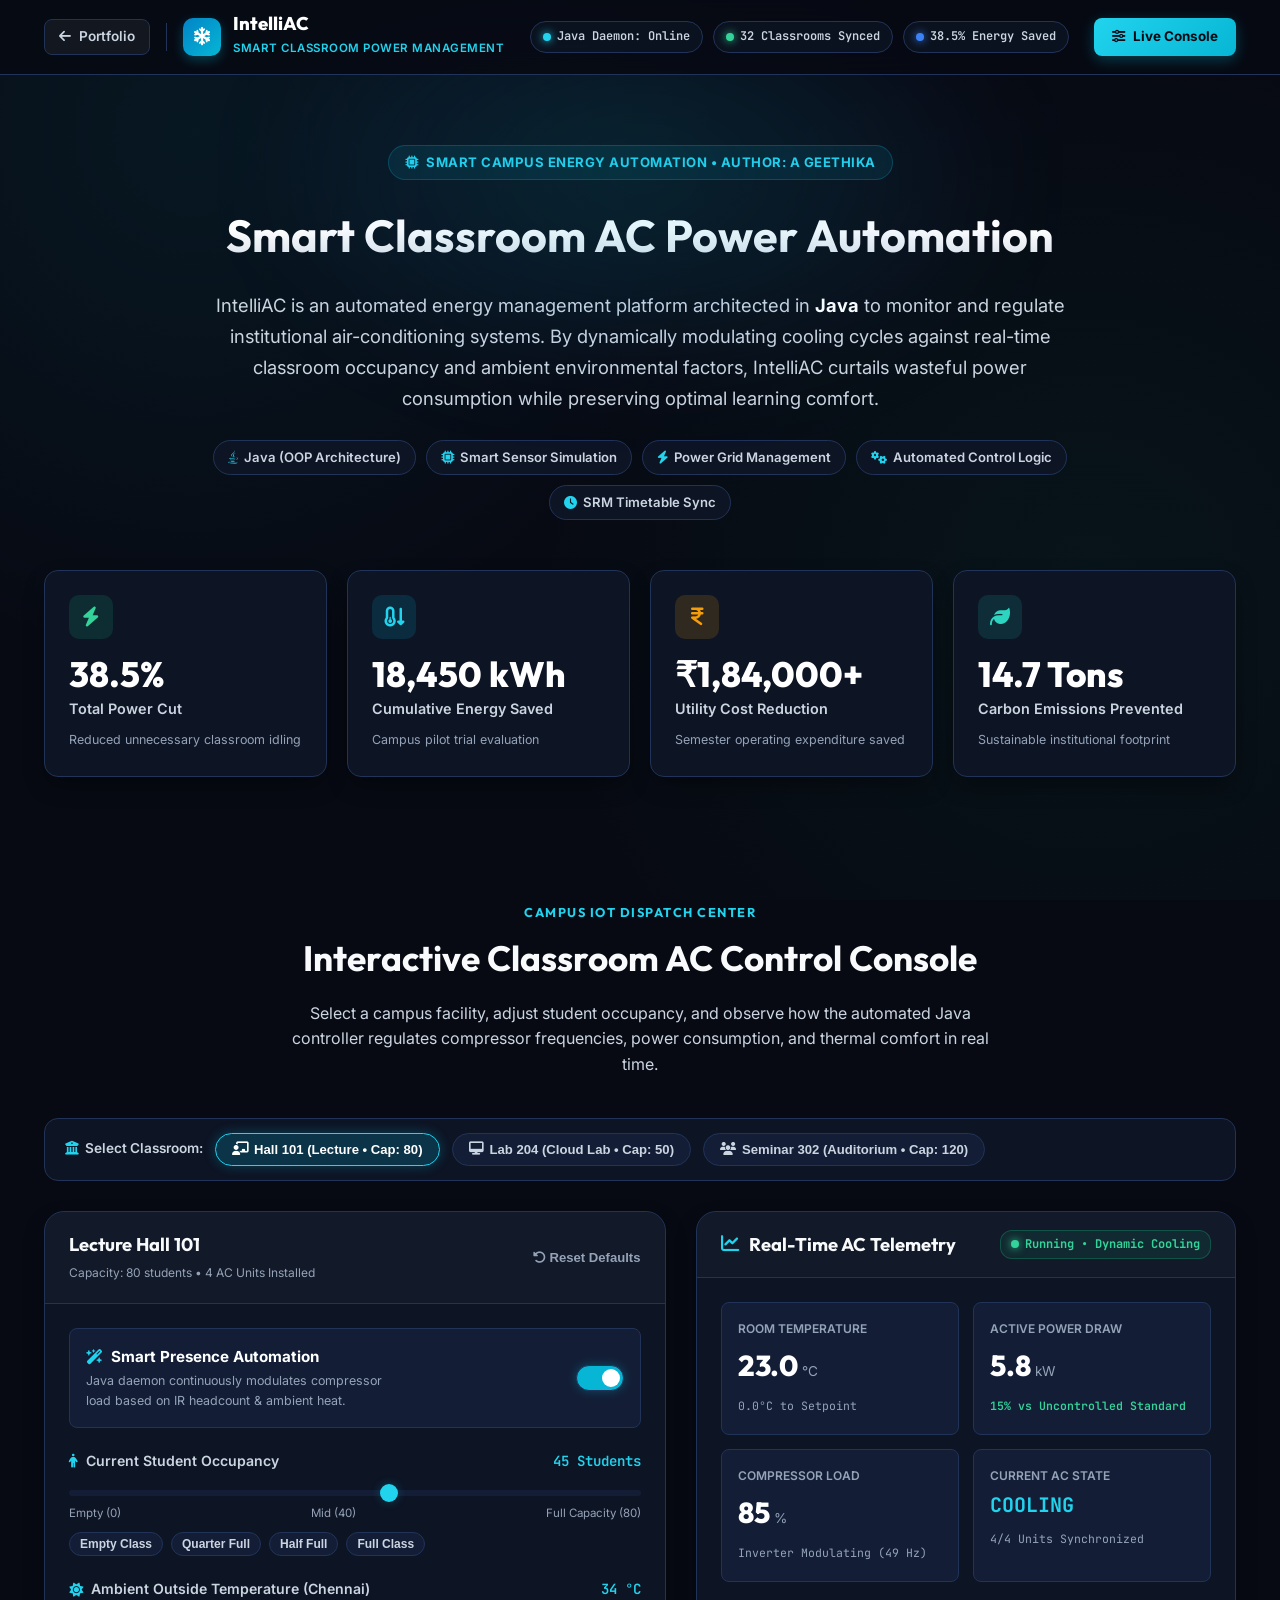
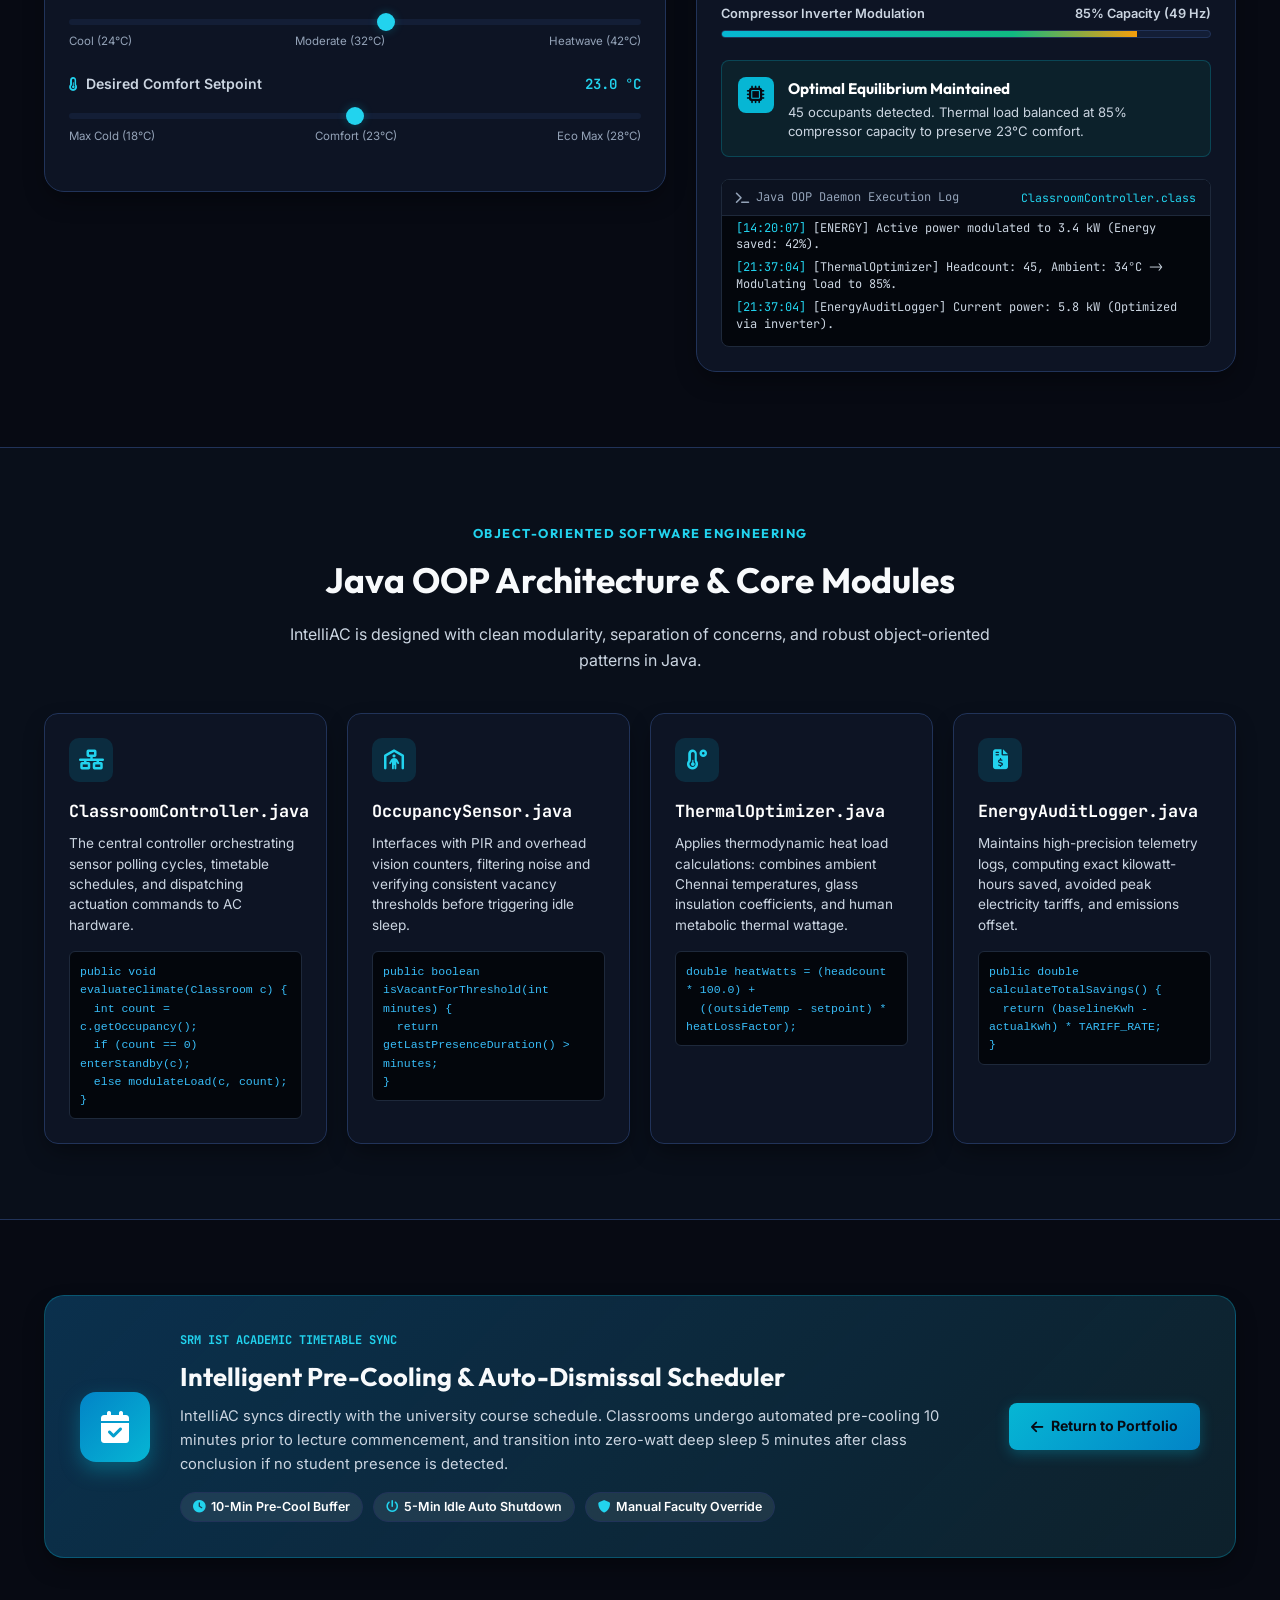
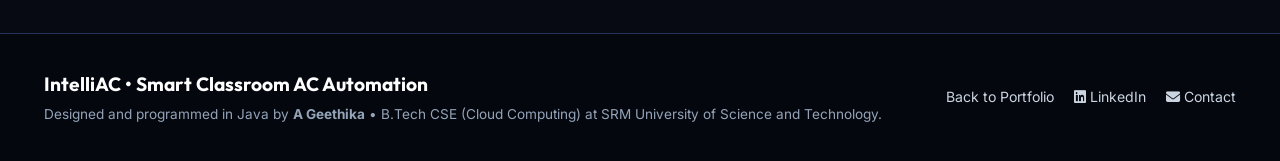
<file: projects/intelli-ac/index.html>
<!DOCTYPE html>
<html lang="en">
<head>
    <meta charset="UTF-8">
    <meta name="viewport" content="width=device-width, initial-scale=1.0">
    <title>IntelliAC | Smart Classroom AC Power Automation & Energy Optimization</title>
    <meta name="description" content="IntelliAC by A Geethika. A smart AC power management system built in Java to monitor and optimize classroom air-conditioning usage based on occupancy, reducing utility energy consumption and operational costs.">
    <!-- Google Fonts -->
    <link rel="preconnect" href="https://fonts.googleapis.com">
    <link rel="preconnect" href="https://fonts.gstatic.com" crossorigin>
    <link href="https://fonts.googleapis.com/css2?family=Inter:wght@300;400;500;600;700&family=Outfit:wght@400;500;600;700;800&family=JetBrains+Mono:wght@400;500;600&display=swap" rel="stylesheet">
    <!-- FontAwesome -->
    <link rel="stylesheet" href="https://cdnjs.cloudflare.com/ajax/libs/font-awesome/6.4.2/css/all.min.css">
    <link rel="stylesheet" href="style.css">
</head>
<body>
    <!-- Top Global Bar -->
    <header class="top-nav">
        <div class="nav-container">
            <div class="brand-group">
                <a href="../../index.html#projects" class="back-link" title="Return to Geethika's Portfolio">
                    <i class="fa-solid fa-arrow-left"></i>
                    <span>Portfolio</span>
                </a>
                <div class="brand-divider"></div>
                <div class="brand-logo">
                    <span class="logo-icon"><i class="fa-solid fa-snowflake"></i></span>
                    <div>
                        <span class="logo-title">IntelliAC</span>
                        <span class="logo-sub">Smart Classroom Power Management</span>
                    </div>
                </div>
            </div>

            <div class="nav-system-status">
                <span class="status-badge"><span class="pulse-dot cyan"></span> Java Daemon: Online</span>
                <span class="status-badge"><span class="pulse-dot green"></span> 32 Classrooms Synced</span>
                <span class="status-badge"><span class="pulse-dot blue"></span> 38.5% Energy Saved</span>
            </div>

            <div class="nav-actions">
                <a href="#control-console" class="btn-primary-action">
                    <i class="fa-solid fa-sliders"></i>
                    <span>Live Console</span>
                </a>
            </div>
        </div>
    </header>

    <!-- Main Content Container -->
    <main class="page-body">
        <!-- Hero Section -->
        <section class="hero-section">
            <div class="hero-glow-cyan"></div>
            <div class="container">
                <div class="hero-header">
                    <div class="hero-badge">
                        <i class="fa-solid fa-microchip"></i>
                        <span>Smart Campus Energy Automation &bull; Author: A Geethika</span>
                    </div>
                    <h1>Smart Classroom AC Power Automation</h1>
                    <p class="hero-summary">
                        IntelliAC is an automated energy management platform architected in <strong>Java</strong> to monitor and regulate institutional air-conditioning systems. By dynamically modulating cooling cycles against real-time classroom occupancy and ambient environmental factors, IntelliAC curtails wasteful power consumption while preserving optimal learning comfort.
                    </p>
                    <div class="hero-tech-stack">
                        <span class="tech-tag"><i class="fa-brands fa-java"></i> Java (OOP Architecture)</span>
                        <span class="tech-tag"><i class="fa-solid fa-microchip"></i> Smart Sensor Simulation</span>
                        <span class="tech-tag"><i class="fa-solid fa-bolt"></i> Power Grid Management</span>
                        <span class="tech-tag"><i class="fa-solid fa-gears"></i> Automated Control Logic</span>
                        <span class="tech-tag"><i class="fa-solid fa-clock"></i> SRM Timetable Sync</span>
                    </div>
                </div>

                <!-- KPI Metric Grid -->
                <div class="kpi-grid">
                    <div class="kpi-card">
                        <div class="kpi-icon green"><i class="fa-solid fa-bolt"></i></div>
                        <div class="kpi-data">
                            <span class="kpi-num">38.5%</span>
                            <span class="kpi-lbl">Total Power Cut</span>
                        </div>
                        <span class="kpi-sub">Reduced unnecessary classroom idling</span>
                    </div>

                    <div class="kpi-card">
                        <div class="kpi-icon cyan"><i class="fa-solid fa-temperature-arrow-down"></i></div>
                        <div class="kpi-data">
                            <span class="kpi-num">18,450 kWh</span>
                            <span class="kpi-lbl">Cumulative Energy Saved</span>
                        </div>
                        <span class="kpi-sub">Campus pilot trial evaluation</span>
                    </div>

                    <div class="kpi-card">
                        <div class="kpi-icon amber"><i class="fa-solid fa-indian-rupee-sign"></i></div>
                        <div class="kpi-data">
                            <span class="kpi-num">&#8377;1,84,000+</span>
                            <span class="kpi-lbl">Utility Cost Reduction</span>
                        </div>
                        <span class="kpi-sub">Semester operating expenditure saved</span>
                    </div>

                    <div class="kpi-card">
                        <div class="kpi-icon teal"><i class="fa-solid fa-leaf"></i></div>
                        <div class="kpi-data">
                            <span class="kpi-num">14.7 Tons</span>
                            <span class="kpi-lbl">Carbon Emissions Prevented</span>
                        </div>
                        <span class="kpi-sub">Sustainable institutional footprint</span>
                    </div>
                </div>
            </div>
        </section>

        <!-- Live Control Console Section -->
        <section id="control-console" class="section-container">
            <div class="container">
                <div class="section-title-wrap">
                    <span class="sub-label">Campus IoT Dispatch Center</span>
                    <h2>Interactive Classroom AC Control Console</h2>
                    <p>Select a campus facility, adjust student occupancy, and observe how the automated Java controller regulates compressor frequencies, power consumption, and thermal comfort in real time.</p>
                </div>

                <!-- Classroom Facility Selector Bar -->
                <div class="room-selector-bar">
                    <span class="selector-lbl"><i class="fa-solid fa-building-columns"></i> Select Classroom:</span>
                    <button class="room-tab active" data-room="101" data-name="Lecture Hall 101" data-cap="80" data-units="4">
                        <i class="fa-solid fa-chalkboard-user"></i> Hall 101 (Lecture &bull; Cap: 80)
                    </button>
                    <button class="room-tab" data-room="204" data-name="Cloud Computing Lab 204" data-cap="50" data-units="6">
                        <i class="fa-solid fa-desktop"></i> Lab 204 (Cloud Lab &bull; Cap: 50)
                    </button>
                    <button class="room-tab" data-room="302" data-name="Seminar Hall 302" data-cap="120" data-units="8">
                        <i class="fa-solid fa-users"></i> Seminar 302 (Auditorium &bull; Cap: 120)
                    </button>
                </div>

                <div class="console-grid">
                    <!-- Left Column: Controls & Environment Simulation -->
                    <div class="console-card controls-panel">
                        <div class="panel-header">
                            <div>
                                <h3 id="activeRoomTitle">Lecture Hall 101</h3>
                                <span class="room-meta" id="activeRoomMeta">Capacity: 80 students &bull; 4 AC Units Installed</span>
                            </div>
                            <button id="resetRoomBtn" class="btn-text"><i class="fa-solid fa-rotate-left"></i> Reset Defaults</button>
                        </div>

                        <div class="panel-body">
                            <!-- Automation Mode Toggle -->
                            <div class="mode-toggle-card">
                                <div class="mode-info">
                                    <span class="mode-title"><i class="fa-solid fa-wand-magic-sparkles"></i> Smart Presence Automation</span>
                                    <p class="mode-desc">Java daemon continuously modulates compressor load based on IR headcount & ambient heat.</p>
                                </div>
                                <label class="switch">
                                    <input type="checkbox" id="autoModeToggle" checked>
                                    <span class="switch-slider"></span>
                                </label>
                            </div>

                            <!-- Occupancy Headcount Slider -->
                            <div class="form-group">
                                <div class="slider-header">
                                    <label class="input-label"><i class="fa-solid fa-person"></i> Current Student Occupancy</label>
                                    <span class="slider-val" id="occupancyVal">45 Students</span>
                                </div>
                                <input type="range" id="occupancySlider" min="0" max="80" value="45" class="slider-cyan">
                                <div class="slider-bounds">
                                    <span>Empty (0)</span>
                                    <span>Mid (40)</span>
                                    <span>Full Capacity (80)</span>
                                </div>
                                <div class="quick-occupancy-pills">
                                    <button class="occ-pill" data-val="0">Empty Class</button>
                                    <button class="occ-pill" data-val="25">Quarter Full</button>
                                    <button class="occ-pill" data-val="50">Half Full</button>
                                    <button class="occ-pill" data-val="80">Full Class</button>
                                </div>
                            </div>

                            <!-- Outside Ambient Temperature Slider -->
                            <div class="form-group">
                                <div class="slider-header">
                                    <label class="input-label"><i class="fa-solid fa-sun"></i> Ambient Outside Temperature (Chennai)</label>
                                    <span class="slider-val" id="outsideTempVal">34 °C</span>
                                </div>
                                <input type="range" id="outsideTempSlider" min="24" max="42" value="34" class="slider-cyan">
                                <div class="slider-bounds">
                                    <span>Cool (24°C)</span>
                                    <span>Moderate (32°C)</span>
                                    <span>Heatwave (42°C)</span>
                                </div>
                            </div>

                            <!-- Target Comfort Setpoint -->
                            <div class="form-group">
                                <div class="slider-header">
                                    <label class="input-label"><i class="fa-solid fa-temperature-half"></i> Desired Comfort Setpoint</label>
                                    <span class="slider-val" id="setpointVal">23.0 °C</span>
                                </div>
                                <input type="range" id="setpointSlider" min="18" max="28" value="23" step="0.5" class="slider-cyan">
                                <div class="slider-bounds">
                                    <span>Max Cold (18°C)</span>
                                    <span>Comfort (23°C)</span>
                                    <span>Eco Max (28°C)</span>
                                </div>
                            </div>
                        </div>
                    </div>

                    <!-- Right Column: Real-Time Telemetry & Energy Meters -->
                    <div class="console-card telemetry-panel">
                        <div class="panel-header">
                            <h3><i class="fa-solid fa-chart-line"></i> Real-Time AC Telemetry</h3>
                            <span class="status-indicator-chip" id="acStatusChip">
                                <span class="pulse-dot green"></span> Running &bull; Dynamic Cooling
                            </span>
                        </div>

                        <div class="panel-body">
                            <!-- Visual Telemetry Cards -->
                            <div class="telemetry-grid">
                                <div class="telem-box">
                                    <span class="telem-label">Room Temperature</span>
                                    <div class="telem-val-wrap">
                                        <span class="telem-num" id="currentRoomTemp">23.2</span>
                                        <span class="telem-unit">°C</span>
                                    </div>
                                    <span class="telem-note" id="tempDeltaNote">&plusmn;0.2°C to Setpoint</span>
                                </div>

                                <div class="telem-box">
                                    <span class="telem-label">Active Power Draw</span>
                                    <div class="telem-val-wrap">
                                        <span class="telem-num" id="currentPowerDraw">3.4</span>
                                        <span class="telem-unit">kW</span>
                                    </div>
                                    <span class="telem-note savings" id="powerSavingNote">42% vs Uncontrolled</span>
                                </div>

                                <div class="telem-box">
                                    <span class="telem-label">Compressor Load</span>
                                    <div class="telem-val-wrap">
                                        <span class="telem-num" id="compressorLoad">68</span>
                                        <span class="telem-unit">%</span>
                                    </div>
                                    <span class="telem-note" id="compressorStatus">Inverter Variable Freq</span>
                                </div>

                                <div class="telem-box">
                                    <span class="telem-label">Current AC State</span>
                                    <div class="telem-val-wrap">
                                        <span class="telem-state" id="acModeDisplay">COOLING</span>
                                    </div>
                                    <span class="telem-note" id="unitsActiveNote">4/4 Units Operating</span>
                                </div>
                            </div>

                            <!-- Compressor Gauge Bar -->
                            <div class="gauge-container">
                                <div class="gauge-lbl-wrap">
                                    <span>Compressor Inverter Modulation</span>
                                    <span id="inverterSpeed">68% Capacity (38 Hz)</span>
                                </div>
                                <div class="gauge-track">
                                    <div class="gauge-bar" id="compressorGaugeBar" style="width: 68%;"></div>
                                </div>
                            </div>

                            <!-- Live Decision Advisory -->
                            <div class="advisory-box" id="advisoryBox">
                                <div class="advisory-icon" id="advisoryIcon">
                                    <i class="fa-solid fa-microchip"></i>
                                </div>
                                <div class="advisory-content">
                                    <h4 id="advisoryTitle">Optimal Cooling Equilibrium</h4>
                                    <p id="advisoryDesc">45 occupants detected. Controller has throttled AC units to 68% inverter frequency to maintain 23°C comfort while preventing grid overload.</p>
                                </div>
                            </div>

                            <!-- Java Daemon Log Stream Terminal -->
                            <div class="terminal-container">
                                <div class="terminal-header">
                                    <span class="term-title"><i class="fa-solid fa-terminal"></i> Java OOP Daemon Execution Log</span>
                                    <span class="term-badge">ClassroomController.class</span>
                                </div>
                                <div class="terminal-body" id="terminalLog">
                                    <div class="term-line"><span class="term-time">[14:20:00]</span> [INFO] ClassroomController initialized for Hall 101.</div>
                                    <div class="term-line"><span class="term-time">[14:20:05]</span> [PRESENCE] OccupancySensor detected 45 students.</div>
                                    <div class="term-line"><span class="term-time">[14:20:06]</span> [OPTIMIZER] ThermalLoadOptimizer computed target frequency: 68%.</div>
                                    <div class="term-line"><span class="term-time">[14:20:07]</span> [ENERGY] Active power modulated to 3.4 kW (Energy saved: 42%).</div>
                                </div>
                            </div>
                        </div>
                    </div>
                </div>
            </div>
        </section>

        <!-- Java OOP Architecture Section -->
        <section class="section-container alt-bg">
            <div class="container">
                <div class="section-title-wrap">
                    <span class="sub-label">Object-Oriented Software Engineering</span>
                    <h2>Java OOP Architecture & Core Modules</h2>
                    <p>IntelliAC is designed with clean modularity, separation of concerns, and robust object-oriented patterns in Java.</p>
                </div>

                <div class="modules-grid">
                    <div class="module-card">
                        <div class="mod-icon"><i class="fa-solid fa-network-wired"></i></div>
                        <h3>ClassroomController.java</h3>
                        <p class="mod-desc">The central controller orchestrating sensor polling cycles, timetable schedules, and dispatching actuation commands to AC hardware.</p>
                        <div class="code-snippet">
                            <code>public void evaluateClimate(Classroom c) {<br>&nbsp;&nbsp;int count = c.getOccupancy();<br>&nbsp;&nbsp;if (count == 0) enterStandby(c);<br>&nbsp;&nbsp;else modulateLoad(c, count);<br>}</code>
                        </div>
                    </div>

                    <div class="module-card">
                        <div class="mod-icon"><i class="fa-solid fa-person-shelter"></i></div>
                        <h3>OccupancySensor.java</h3>
                        <p class="mod-desc">Interfaces with PIR and overhead vision counters, filtering noise and verifying consistent vacancy thresholds before triggering idle sleep.</p>
                        <div class="code-snippet">
                            <code>public boolean isVacantForThreshold(int minutes) {<br>&nbsp;&nbsp;return getLastPresenceDuration() &gt; minutes;<br>}</code>
                        </div>
                    </div>

                    <div class="module-card">
                        <div class="mod-icon"><i class="fa-solid fa-temperature-low"></i></div>
                        <h3>ThermalOptimizer.java</h3>
                        <p class="mod-desc">Applies thermodynamic heat load calculations: combines ambient Chennai temperatures, glass insulation coefficients, and human metabolic thermal wattage.</p>
                        <div class="code-snippet">
                            <code>double heatWatts = (headcount * 100.0) + <br>&nbsp;&nbsp;((outsideTemp - setpoint) * heatLossFactor);</code>
                        </div>
                    </div>

                    <div class="module-card">
                        <div class="mod-icon"><i class="fa-solid fa-file-invoice-dollar"></i></div>
                        <h3>EnergyAuditLogger.java</h3>
                        <p class="mod-desc">Maintains high-precision telemetry logs, computing exact kilowatt-hours saved, avoided peak electricity tariffs, and emissions offset.</p>
                        <div class="code-snippet">
                            <code>public double calculateTotalSavings() {<br>&nbsp;&nbsp;return (baselineKwh - actualKwh) * TARIFF_RATE;<br>}</code>
                        </div>
                    </div>
                </div>
            </div>
        </section>

        <!-- Timetable Automation Section -->
        <section class="section-container">
            <div class="container">
                <div class="schedule-banner">
                    <div class="schedule-icon">
                        <i class="fa-solid fa-calendar-check"></i>
                    </div>
                    <div class="schedule-content">
                        <span class="sched-tag">SRM IST Academic Timetable Sync</span>
                        <h3>Intelligent Pre-Cooling & Auto-Dismissal Scheduler</h3>
                        <p>IntelliAC syncs directly with the university course schedule. Classrooms undergo automated pre-cooling 10 minutes prior to lecture commencement, and transition into zero-watt deep sleep 5 minutes after class conclusion if no student presence is detected.</p>
                        <div class="sched-pills">
                            <span class="sched-pill"><i class="fa-solid fa-clock"></i> 10-Min Pre-Cool Buffer</span>
                            <span class="sched-pill"><i class="fa-solid fa-power-off"></i> 5-Min Idle Auto Shutdown</span>
                            <span class="sched-pill"><i class="fa-solid fa-shield"></i> Manual Faculty Override</span>
                        </div>
                    </div>
                    <div class="schedule-action">
                        <a href="../../index.html" class="btn-portfolio-main">
                            <i class="fa-solid fa-arrow-left"></i>
                            <span>Return to Portfolio</span>
                        </a>
                    </div>
                </div>
            </div>
        </section>
    </main>

    <!-- Footer -->
    <footer class="page-footer">
        <div class="container footer-content">
            <div class="footer-left">
                <span class="footer-title">IntelliAC &bull; Smart Classroom AC Automation</span>
                <p>Designed and programmed in Java by <strong>A Geethika</strong> &bull; B.Tech CSE (Cloud Computing) at SRM University of Science and Technology.</p>
            </div>
            <div class="footer-right">
                <a href="../../index.html#projects" class="footer-link">Back to Portfolio</a>
                <a href="https://www.linkedin.com/in/geethika-a-8339181ba" target="_blank" rel="noopener" class="footer-link"><i class="fa-brands fa-linkedin"></i> LinkedIn</a>
                <a href="mailto:reddyageethika@gmail.com" class="footer-link"><i class="fa-solid fa-envelope"></i> Contact</a>
            </div>
        </div>
    </footer>

    <script src="app.js"></script>
</body>
</html>
</file>
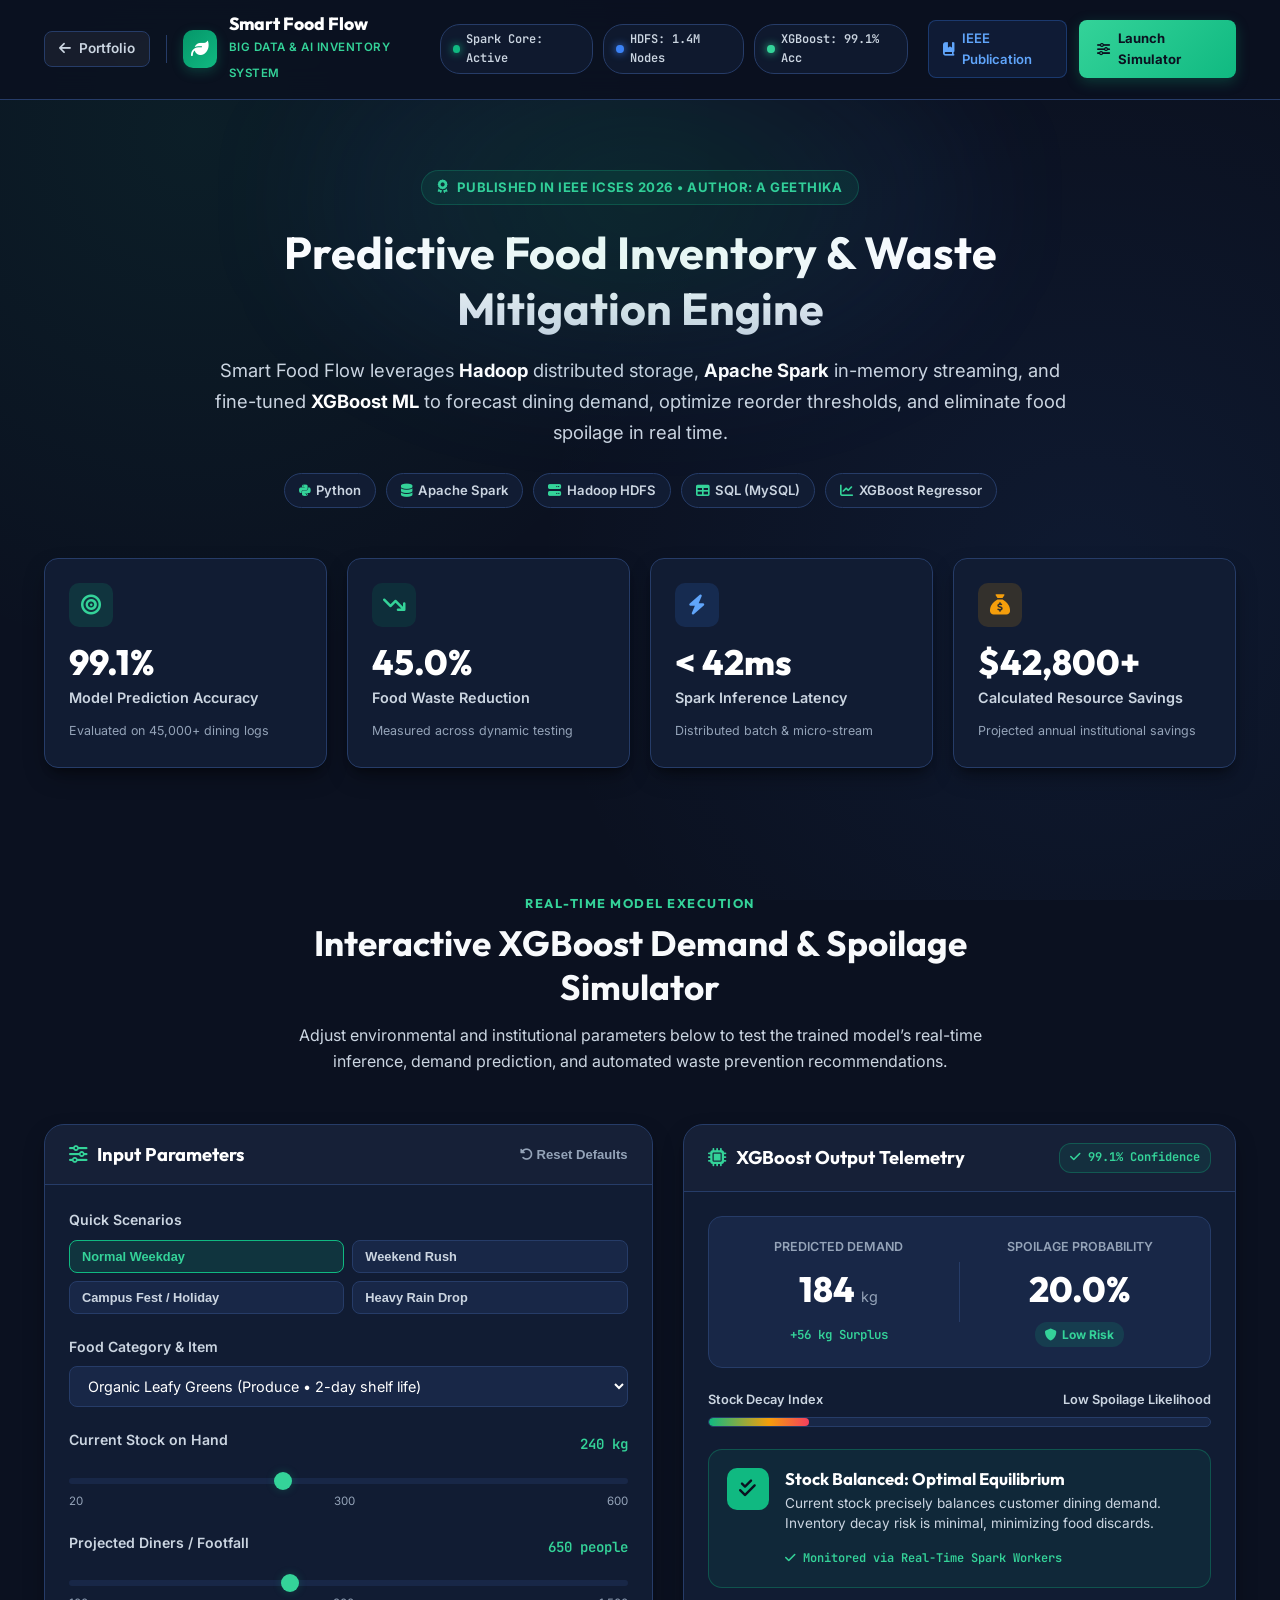
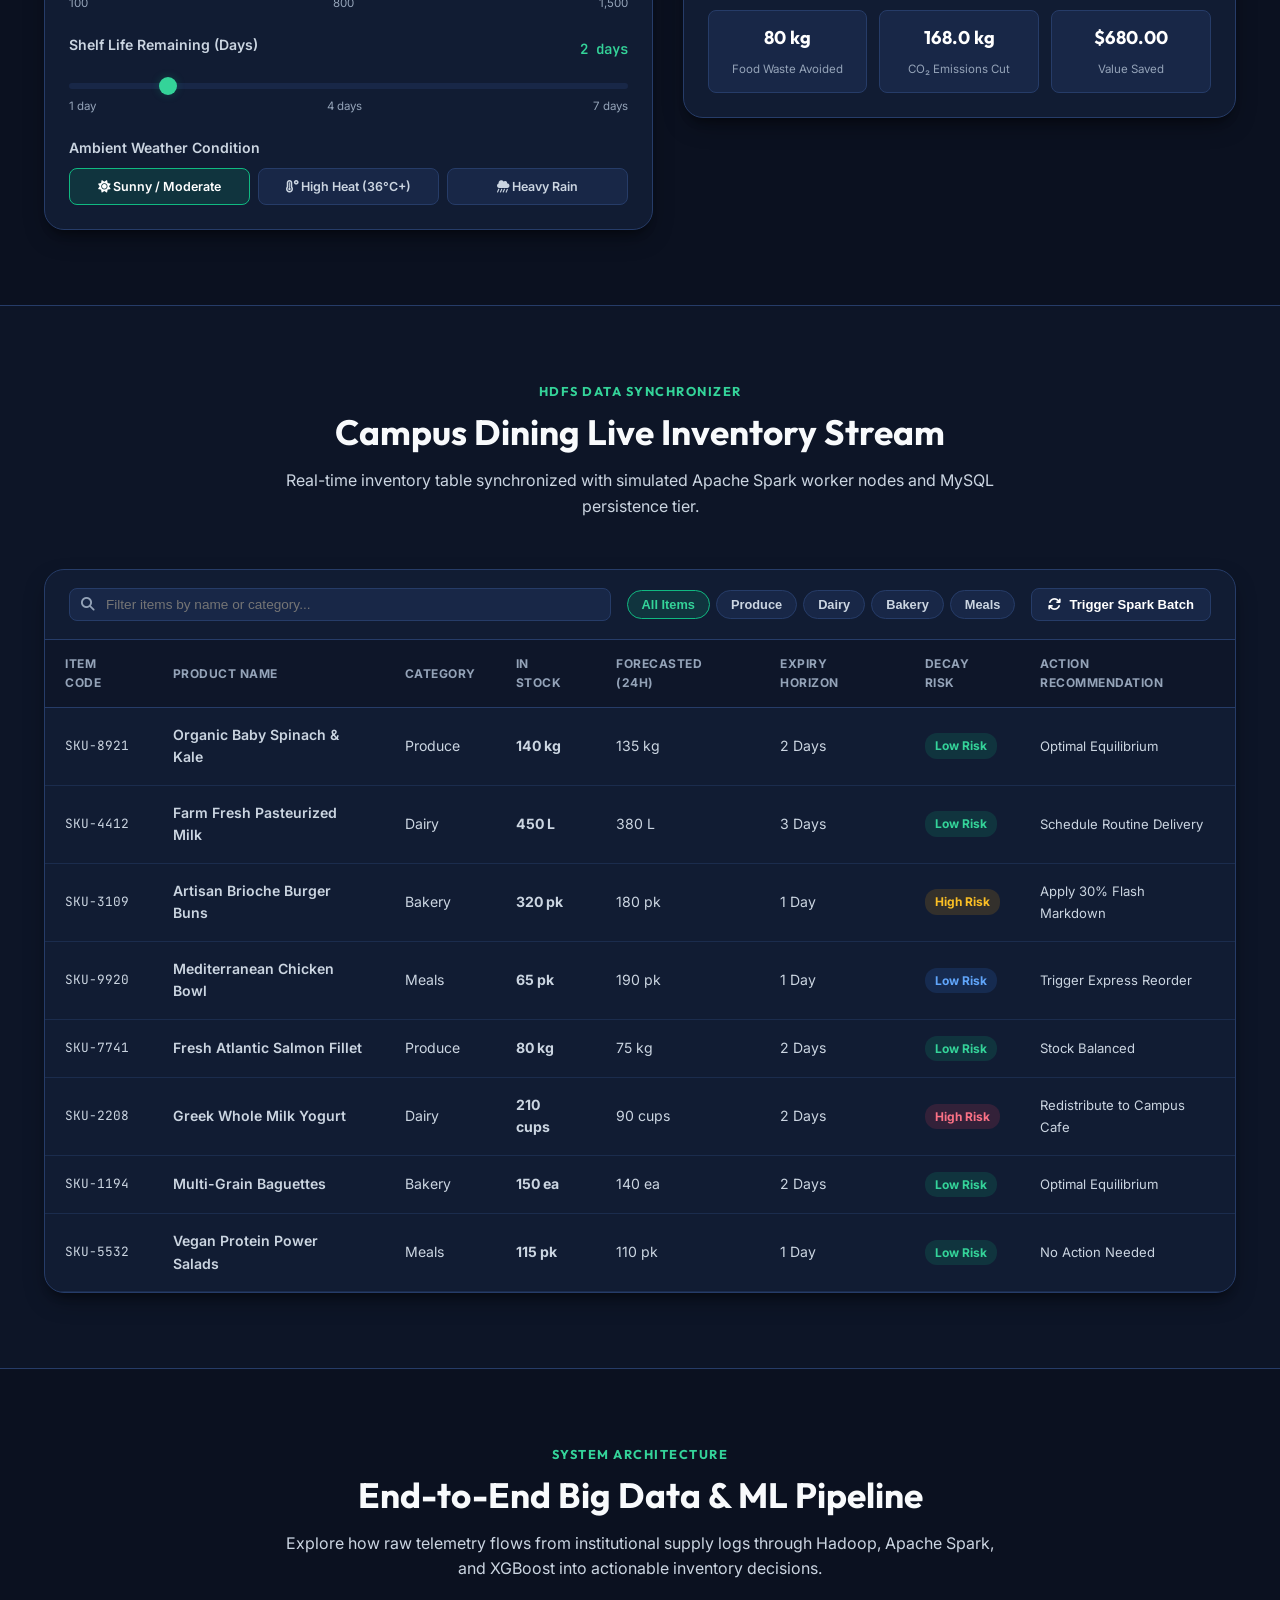
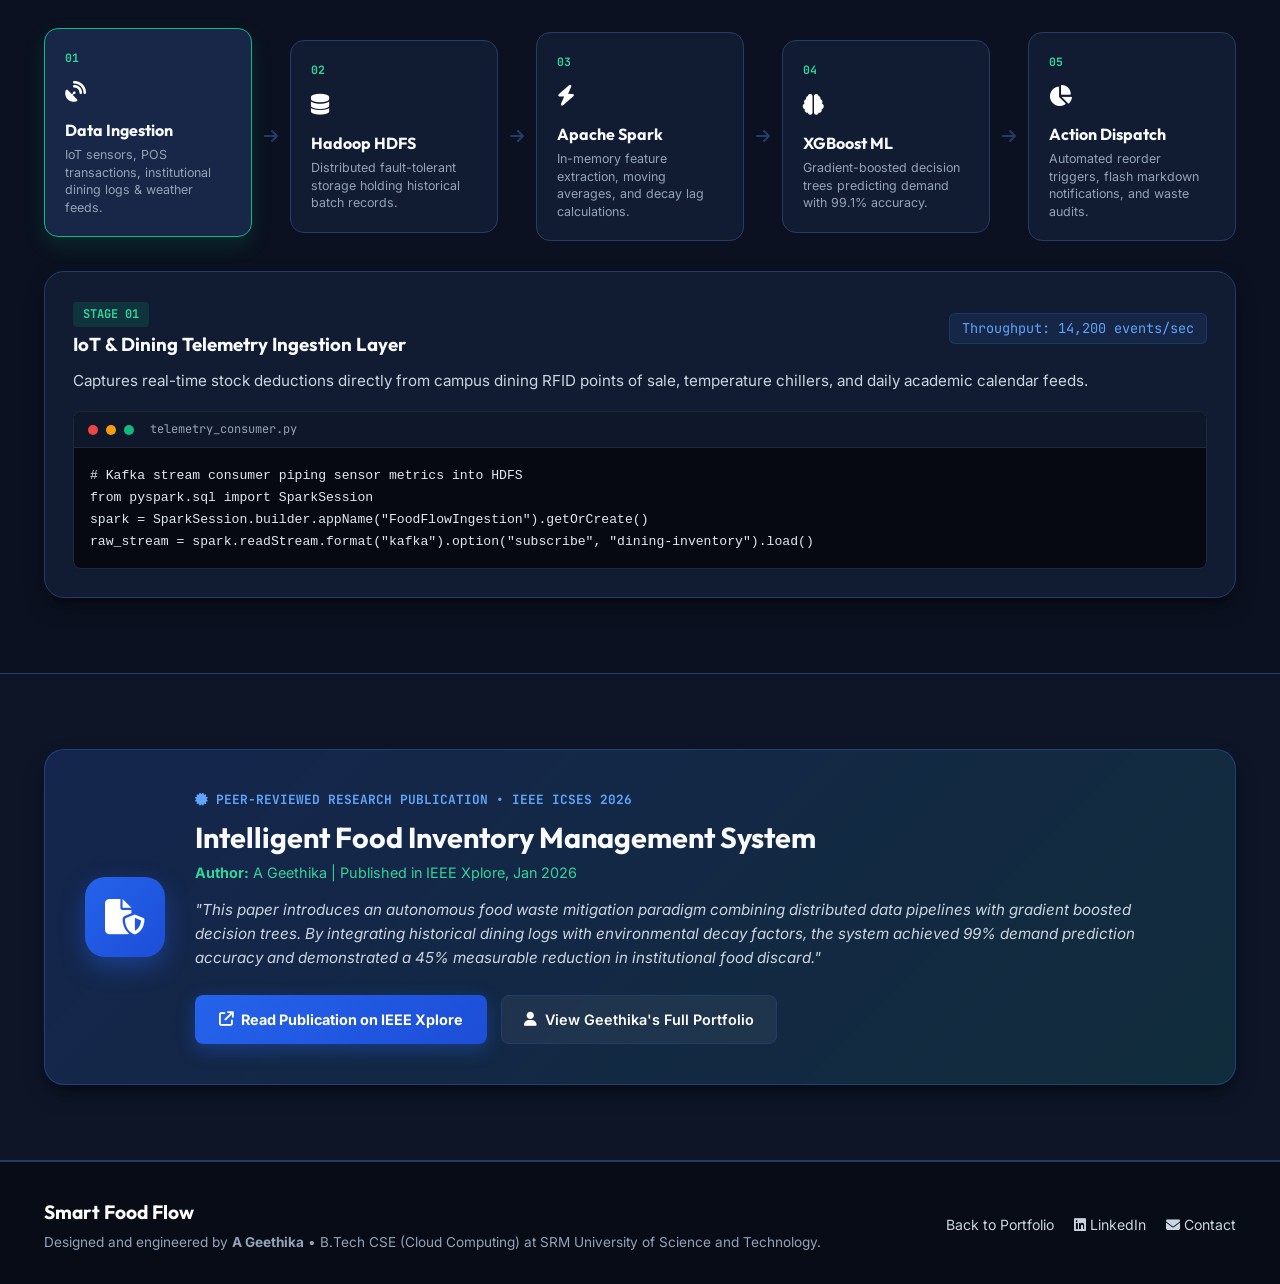
<file: projects/smart-food-flow/index.html>
<!DOCTYPE html>
<html lang="en">
<head>
    <meta charset="UTF-8">
    <meta name="viewport" content="width=device-width, initial-scale=1.0">
    <title>Smart Food Flow | AI-Driven Predictive Inventory Management</title>
    <meta name="description" content="Smart Food Flow by A Geethika. An AI-based predictive inventory system using Python, Hadoop, Apache Spark, SQL, and XGBoost to reduce food waste by 45% with 99% accuracy.">
    <!-- Fonts -->
    <link rel="preconnect" href="https://fonts.googleapis.com">
    <link rel="preconnect" href="https://fonts.gstatic.com" crossorigin>
    <link href="https://fonts.googleapis.com/css2?family=Inter:wght@300;400;500;600;700&family=Outfit:wght@400;500;600;700;800&family=JetBrains+Mono:wght@400;500;600&display=swap" rel="stylesheet">
    <!-- Icons -->
    <link rel="stylesheet" href="https://cdnjs.cloudflare.com/ajax/libs/font-awesome/6.4.2/css/all.min.css">
    <link rel="stylesheet" href="style.css">
</head>
<body>
    <!-- Top Global Bar -->
    <header class="top-nav">
        <div class="nav-container">
            <div class="brand-group">
                <a href="../../index.html#projects" class="back-link" title="Return to Geethika's Portfolio">
                    <i class="fa-solid fa-arrow-left"></i>
                    <span>Portfolio</span>
                </a>
                <div class="brand-divider"></div>
                <div class="brand-logo">
                    <span class="logo-icon"><i class="fa-solid fa-leaf"></i></span>
                    <div>
                        <span class="logo-title">Smart Food Flow</span>
                        <span class="logo-sub">Big Data & AI Inventory System</span>
                    </div>
                </div>
            </div>

            <div class="nav-cluster-status">
                <span class="cluster-badge"><span class="pulse-dot green"></span> Spark Core: Active</span>
                <span class="cluster-badge"><span class="pulse-dot blue"></span> HDFS: 1.4M Nodes</span>
                <span class="cluster-badge"><span class="pulse-dot emerald"></span> XGBoost: 99.1% Acc</span>
            </div>

            <div class="nav-actions">
                <a href="https://ieeexplore.ieee.org/document/11479138/metrics#metrics" target="_blank" rel="noopener" class="ieee-btn">
                    <i class="fa-solid fa-book-bookmark"></i>
                    <span>IEEE Publication</span>
                </a>
                <a href="#simulator" class="btn-demo">
                    <i class="fa-solid fa-sliders"></i>
                    <span>Launch Simulator</span>
                </a>
            </div>
        </div>
    </header>

    <!-- Main Content Container -->
    <main class="page-body">
        <!-- Hero Section -->
        <section class="hero-section">
            <div class="hero-glow"></div>
            <div class="container">
                <div class="hero-header">
                    <div class="hero-badge">
                        <i class="fa-solid fa-award"></i>
                        <span>Published in IEEE ICSES 2026 &bull; Author: A Geethika</span>
                    </div>
                    <h1>Predictive Food Inventory & Waste Mitigation Engine</h1>
                    <p class="hero-summary">
                        Smart Food Flow leverages <strong>Hadoop</strong> distributed storage, <strong>Apache Spark</strong> in-memory streaming, and fine-tuned <strong>XGBoost ML</strong> to forecast dining demand, optimize reorder thresholds, and eliminate food spoilage in real time.
                    </p>
                    <div class="hero-tech-stack">
                        <span class="tech-tag"><i class="fa-brands fa-python"></i> Python</span>
                        <span class="tech-tag"><i class="fa-solid fa-database"></i> Apache Spark</span>
                        <span class="tech-tag"><i class="fa-solid fa-server"></i> Hadoop HDFS</span>
                        <span class="tech-tag"><i class="fa-solid fa-table"></i> SQL (MySQL)</span>
                        <span class="tech-tag"><i class="fa-solid fa-chart-line"></i> XGBoost Regressor</span>
                    </div>
                </div>

                <!-- Live Metrics Grid -->
                <div class="metrics-grid">
                    <div class="metric-card">
                        <div class="metric-icon green"><i class="fa-solid fa-bullseye"></i></div>
                        <div class="metric-data">
                            <span class="metric-num">99.1%</span>
                            <span class="metric-lbl">Model Prediction Accuracy</span>
                        </div>
                        <span class="metric-note">Evaluated on 45,000+ dining logs</span>
                    </div>

                    <div class="metric-card">
                        <div class="metric-icon emerald"><i class="fa-solid fa-arrow-trend-down"></i></div>
                        <div class="metric-data">
                            <span class="metric-num">45.0%</span>
                            <span class="metric-lbl">Food Waste Reduction</span>
                        </div>
                        <span class="metric-note">Measured across dynamic testing</span>
                    </div>

                    <div class="metric-card">
                        <div class="metric-icon blue"><i class="fa-solid fa-bolt"></i></div>
                        <div class="metric-data">
                            <span class="metric-num">&lt; 42ms</span>
                            <span class="metric-lbl">Spark Inference Latency</span>
                        </div>
                        <span class="metric-note">Distributed batch & micro-stream</span>
                    </div>

                    <div class="metric-card">
                        <div class="metric-icon amber"><i class="fa-solid fa-sack-dollar"></i></div>
                        <div class="metric-data">
                            <span class="metric-num">$42,800+</span>
                            <span class="metric-lbl">Calculated Resource Savings</span>
                        </div>
                        <span class="metric-note">Projected annual institutional savings</span>
                    </div>
                </div>
            </div>
        </section>

        <!-- Interactive Simulator Section -->
        <section id="simulator" class="section-container">
            <div class="container">
                <div class="section-title-wrap">
                    <span class="sub-label">Real-Time Model Execution</span>
                    <h2>Interactive XGBoost Demand & Spoilage Simulator</h2>
                    <p>Adjust environmental and institutional parameters below to test the trained model’s real-time inference, demand prediction, and automated waste prevention recommendations.</p>
                </div>

                <div class="simulator-layout">
                    <!-- Control Panel Form -->
                    <div class="simulator-card control-panel">
                        <div class="panel-header">
                            <h3><i class="fa-solid fa-sliders"></i> Input Parameters</h3>
                            <button id="resetSimBtn" class="btn-text" type="button"><i class="fa-solid fa-rotate-left"></i> Reset Defaults</button>
                        </div>

                        <div class="form-body">
                            <!-- Preset Scenario Quick Buttons -->
                            <div class="form-group">
                                <label class="input-label">Quick Scenarios</label>
                                <div class="scenario-buttons">
                                    <button class="scenario-btn active" data-scenario="weekday">Normal Weekday</button>
                                    <button class="scenario-btn" data-scenario="weekend">Weekend Rush</button>
                                    <button class="scenario-btn" data-scenario="holiday">Campus Fest / Holiday</button>
                                    <button class="scenario-btn" data-scenario="rain">Heavy Rain Drop</button>
                                </div>
                            </div>

                            <!-- Food Item Selection -->
                            <div class="form-group">
                                <label for="foodCategory" class="input-label">Food Category & Item</label>
                                <select id="foodCategory" class="form-select">
                                    <option value="produce" data-name="Organic Leafy Greens & Salad" data-shelf="2" data-base="180" data-unit="kg" selected>Organic Leafy Greens (Produce &bull; 2-day shelf life)</option>
                                    <option value="dairy" data-name="Farm Fresh Whole Milk" data-shelf="4" data-base="320" data-unit="L">Farm Fresh Whole Milk (Dairy &bull; 4-day shelf life)</option>
                                    <option value="bakery" data-name="Artisan Brioche & Breads" data-shelf="2" data-base="210" data-unit="loaves">Artisan Brioche & Breads (Bakery &bull; 2-day shelf life)</option>
                                    <option value="seafood" data-name="Atlantic Salmon Portions" data-shelf="3" data-base="140" data-unit="kg">Atlantic Salmon Portions (Meat/Seafood &bull; 3-day shelf life)</option>
                                    <option value="meals" data-name="Chef Special Meal Boxes" data-shelf="1" data-base="450" data-unit="boxes">Chef Special Meal Boxes (Prepared &bull; 1-day shelf life)</option>
                                </select>
                            </div>

                            <!-- Current Stock Slider -->
                            <div class="form-group">
                                <div class="slider-header">
                                    <label for="currentStock" class="input-label">Current Stock on Hand</label>
                                    <span class="slider-val" id="stockDisplay">240 units</span>
                                </div>
                                <input type="range" id="currentStock" min="20" max="600" step="10" value="240" class="slider">
                                <div class="slider-bounds"><span>20</span><span>300</span><span>600</span></div>
                            </div>

                            <!-- Expected Footfall Slider -->
                            <div class="form-group">
                                <div class="slider-header">
                                    <label for="footfall" class="input-label">Projected Diners / Footfall</label>
                                    <span class="slider-val" id="footfallDisplay">650 people</span>
                                </div>
                                <input type="range" id="footfall" min="100" max="1500" step="25" value="650" class="slider">
                                <div class="slider-bounds"><span>100</span><span>800</span><span>1,500</span></div>
                            </div>

                            <!-- Shelf Life Left -->
                            <div class="form-group">
                                <div class="slider-header">
                                    <label for="shelfLife" class="input-label">Shelf Life Remaining (Days)</label>
                                    <span class="slider-val" id="shelfLifeDisplay">2 days</span>
                                </div>
                                <input type="range" id="shelfLife" min="1" max="7" step="1" value="2" class="slider">
                                <div class="slider-bounds"><span>1 day</span><span>4 days</span><span>7 days</span></div>
                            </div>

                            <!-- Weather Condition -->
                            <div class="form-group">
                                <label class="input-label">Ambient Weather Condition</label>
                                <div class="radio-pill-group">
                                    <label class="radio-pill">
                                        <input type="radio" name="weather" value="clear" checked>
                                        <span><i class="fa-solid fa-sun"></i> Sunny / Moderate</span>
                                    </label>
                                    <label class="radio-pill">
                                        <input type="radio" name="weather" value="hot">
                                        <span><i class="fa-solid fa-temperature-high"></i> High Heat (36°C+)</span>
                                    </label>
                                    <label class="radio-pill">
                                        <input type="radio" name="weather" value="rain">
                                        <span><i class="fa-solid fa-cloud-showers-heavy"></i> Heavy Rain</span>
                                    </label>
                                </div>
                            </div>
                        </div>
                    </div>

                    <!-- Inference Results Output -->
                    <div class="simulator-card results-panel">
                        <div class="panel-header">
                            <h3><i class="fa-solid fa-microchip"></i> XGBoost Output Telemetry</h3>
                            <span class="model-tag"><i class="fa-solid fa-check"></i> 99.1% Confidence</span>
                        </div>

                        <div class="results-body">
                            <!-- Main Metric Highlight -->
                            <div class="prediction-banner">
                                <div class="pred-item">
                                    <span class="pred-label">Predicted Demand</span>
                                    <div class="pred-value-wrap">
                                        <span class="pred-val" id="predDemand">238</span>
                                        <span class="pred-unit" id="predUnit">units</span>
                                    </div>
                                    <span class="pred-delta" id="stockDiff">+2 Surplus</span>
                                </div>
                                <div class="pred-divider"></div>
                                <div class="pred-item">
                                    <span class="pred-label">Spoilage Probability</span>
                                    <div class="pred-value-wrap">
                                        <span class="pred-val" id="spoilageProb">12.4%</span>
                                    </div>
                                    <span class="pred-status low" id="spoilageBadge"><i class="fa-solid fa-shield"></i> Low Risk</span>
                                </div>
                            </div>

                            <!-- Gauge Progress Bar -->
                            <div class="decay-gauge-wrap">
                                <div class="gauge-header">
                                    <span>Stock Decay Index</span>
                                    <span id="decayLabel">Low Spoilage Likelihood</span>
                                </div>
                                <div class="gauge-track">
                                    <div class="gauge-fill" id="gaugeBar" style="width: 12.4%;"></div>
                                </div>
                            </div>

                            <!-- Dynamic Decision Engine Box -->
                            <div class="decision-box" id="decisionBox">
                                <div class="decision-icon" id="decisionIcon">
                                    <i class="fa-solid fa-check-double"></i>
                                </div>
                                <div class="decision-content">
                                    <h4 id="decisionTitle">Stock Balanced: Optimal Equilibrium</h4>
                                    <p id="decisionDesc">Current stock aligns with XGBoost forecasted demand within &plusmn;5%. No urgent purchase requisition or clearance markdown needed.</p>
                                    <div class="decision-action-btn" id="actionBtnWrap">
                                        <span class="action-tag"><i class="fa-solid fa-server"></i> Logged to Spark Stream</span>
                                    </div>
                                </div>
                            </div>

                            <!-- Savings Impact Breakdown -->
                            <div class="savings-summary">
                                <div class="saving-chip">
                                    <span class="chip-val" id="foodSavedKg">42.5 kg</span>
                                    <span class="chip-lbl">Food Waste Avoided</span>
                                </div>
                                <div class="saving-chip">
                                    <span class="chip-val" id="co2Offset">85.0 kg</span>
                                    <span class="chip-lbl">CO₂ Emissions Cut</span>
                                </div>
                                <div class="saving-chip">
                                    <span class="chip-val" id="costPreserved">$340.00</span>
                                    <span class="chip-lbl">Value Saved</span>
                                </div>
                            </div>
                        </div>
                    </div>
                </div>
            </div>
        </section>

        <!-- Live Real-Time Inventory Table -->
        <section class="section-container alt-bg">
            <div class="container">
                <div class="section-title-wrap">
                    <span class="sub-label">HDFS Data Synchronizer</span>
                    <h2>Campus Dining Live Inventory Stream</h2>
                    <p>Real-time inventory table synchronized with simulated Apache Spark worker nodes and MySQL persistence tier.</p>
                </div>

                <div class="table-card">
                    <div class="table-toolbar">
                        <div class="table-search">
                            <i class="fa-solid fa-magnifying-glass"></i>
                            <input type="text" id="inventorySearch" placeholder="Filter items by name or category...">
                        </div>
                        <div class="table-filters">
                            <button class="tbl-filter-btn active" data-filter="all">All Items</button>
                            <button class="tbl-filter-btn" data-filter="Produce">Produce</button>
                            <button class="tbl-filter-btn" data-filter="Dairy">Dairy</button>
                            <button class="tbl-filter-btn" data-filter="Bakery">Bakery</button>
                            <button class="tbl-filter-btn" data-filter="Meals">Meals</button>
                        </div>
                        <button class="btn-refresh" id="refreshTableBtn">
                            <i class="fa-solid fa-arrows-rotate"></i>
                            <span>Trigger Spark Batch</span>
                        </button>
                    </div>

                    <div class="table-responsive">
                        <table class="inventory-table">
                            <thead>
                                <tr>
                                    <th>Item Code</th>
                                    <th>Product Name</th>
                                    <th>Category</th>
                                    <th>In Stock</th>
                                    <th>Forecasted (24h)</th>
                                    <th>Expiry Horizon</th>
                                    <th>Decay Risk</th>
                                    <th>Action Recommendation</th>
                                </tr>
                            </thead>
                            <tbody id="inventoryTableBody">
                                <!-- Dynamic rows rendered by app.js -->
                            </tbody>
                        </table>
                    </div>
                </div>
            </div>
        </section>

        <!-- Big Data Architecture Explorer -->
        <section class="section-container">
            <div class="container">
                <div class="section-title-wrap">
                    <span class="sub-label">System Architecture</span>
                    <h2>End-to-End Big Data & ML Pipeline</h2>
                    <p>Explore how raw telemetry flows from institutional supply logs through Hadoop, Apache Spark, and XGBoost into actionable inventory decisions.</p>
                </div>

                <div class="pipeline-flow">
                    <div class="pipeline-step active" data-step="1">
                        <div class="step-num">01</div>
                        <div class="step-icon"><i class="fa-solid fa-satellite-dish"></i></div>
                        <h4>Data Ingestion</h4>
                        <p>IoT sensors, POS transactions, institutional dining logs & weather feeds.</p>
                    </div>
                    <div class="pipeline-arrow"><i class="fa-solid fa-arrow-right"></i></div>

                    <div class="pipeline-step" data-step="2">
                        <div class="step-num">02</div>
                        <div class="step-icon"><i class="fa-solid fa-database"></i></div>
                        <h4>Hadoop HDFS</h4>
                        <p>Distributed fault-tolerant storage holding historical batch records.</p>
                    </div>
                    <div class="pipeline-arrow"><i class="fa-solid fa-arrow-right"></i></div>

                    <div class="pipeline-step" data-step="3">
                        <div class="step-num">03</div>
                        <div class="step-icon"><i class="fa-solid fa-bolt"></i></div>
                        <h4>Apache Spark</h4>
                        <p>In-memory feature extraction, moving averages, and decay lag calculations.</p>
                    </div>
                    <div class="pipeline-arrow"><i class="fa-solid fa-arrow-right"></i></div>

                    <div class="pipeline-step" data-step="4">
                        <div class="step-num">04</div>
                        <div class="step-icon"><i class="fa-solid fa-brain"></i></div>
                        <h4>XGBoost ML</h4>
                        <p>Gradient-boosted decision trees predicting demand with 99.1% accuracy.</p>
                    </div>
                    <div class="pipeline-arrow"><i class="fa-solid fa-arrow-right"></i></div>

                    <div class="pipeline-step" data-step="5">
                        <div class="step-num">05</div>
                        <div class="step-icon"><i class="fa-solid fa-chart-pie"></i></div>
                        <h4>Action Dispatch</h4>
                        <p>Automated reorder triggers, flash markdown notifications, and waste audits.</p>
                    </div>
                </div>

                <!-- Pipeline Inspector Detail Box -->
                <div class="pipeline-detail-card" id="pipelineDetail">
                    <div class="detail-header">
                        <div class="detail-tag-wrap">
                            <span class="detail-badge" id="stepBadge">STAGE 01</span>
                            <h3 id="stepTitle">IoT & Dining Telemetry Ingestion Layer</h3>
                        </div>
                        <span class="detail-metric" id="stepMetric">Throughput: 14,200 events/sec</span>
                    </div>
                    <p id="stepDescription">Captures real-time stock deductions directly from campus dining RFID points of sale, temperature chillers, and daily academic calendar feeds.</p>
                    <div class="code-terminal">
                        <div class="terminal-bar">
                            <span class="term-dot red"></span>
                            <span class="term-dot yellow"></span>
                            <span class="term-dot green"></span>
                            <span class="term-title" id="termFile">telemetry_consumer.py</span>
                        </div>
                        <pre class="terminal-code"><code id="termCode"># Kafka stream consumer piping sensor metrics into HDFS
from pyspark.sql import SparkSession
spark = SparkSession.builder.appName("FoodFlowIngestion").getOrCreate()
raw_stream = spark.readStream.format("kafka").option("subscribe", "dining-inventory").load()</code></pre>
                    </div>
                </div>
            </div>
        </section>

        <!-- IEEE Publication & Research Spotlight -->
        <section class="section-container alt-bg">
            <div class="container">
                <div class="ieee-feature-card">
                    <div class="ieee-badge-icon">
                        <i class="fa-solid fa-file-shield"></i>
                    </div>
                    <div class="ieee-content">
                        <span class="ieee-label"><i class="fa-solid fa-certificate"></i> Peer-Reviewed Research Publication &bull; IEEE ICSES 2026</span>
                        <h3>Intelligent Food Inventory Management System</h3>
                        <p class="ieee-authors"><strong>Author:</strong> A Geethika | Published in IEEE Xplore, Jan 2026</p>
                        <p class="ieee-abstract">
                            "This paper introduces an autonomous food waste mitigation paradigm combining distributed data pipelines with gradient boosted decision trees. By integrating historical dining logs with environmental decay factors, the system achieved 99% demand prediction accuracy and demonstrated a 45% measurable reduction in institutional food discard."
                        </p>
                        <div class="ieee-card-actions">
                            <a href="https://ieeexplore.ieee.org/document/11479138/metrics#metrics" target="_blank" rel="noopener" class="btn-ieee-primary">
                                <i class="fa-solid fa-arrow-up-right-from-square"></i> Read Publication on IEEE Xplore
                            </a>
                            <a href="../../index.html" class="btn-portfolio-back">
                                <i class="fa-solid fa-user"></i> View Geethika's Full Portfolio
                            </a>
                        </div>
                    </div>
                </div>
            </div>
        </section>
    </main>

    <!-- Footer -->
    <footer class="page-footer">
        <div class="container footer-content">
            <div class="footer-left">
                <span class="footer-title">Smart Food Flow</span>
                <p>Designed and engineered by <strong>A Geethika</strong> &bull; B.Tech CSE (Cloud Computing) at SRM University of Science and Technology.</p>
            </div>
            <div class="footer-right">
                <a href="../../index.html#projects" class="footer-link">Back to Portfolio</a>
                <a href="https://www.linkedin.com/in/geethika-a-8339181ba" target="_blank" rel="noopener" class="footer-link"><i class="fa-brands fa-linkedin"></i> LinkedIn</a>
                <a href="mailto:reddyageethika@gmail.com" class="footer-link"><i class="fa-solid fa-envelope"></i> Contact</a>
            </div>
        </div>
    </footer>

    <script src="app.js"></script>
</body>
</html>
</file>
<file: styles.css>
/* CSS Variables & Global Design Tokens - Formal Light Theme */
:root {
    --bg-primary: #f8fafc; /* Pleasant off-white slate-50 */
    --bg-secondary: #ffffff; /* Pure white */
    --bg-card: #ffffff; /* White card background */
    --border-card: #e2e8f0; /* Soft slate-200 border */
    --border-card-hover: rgba(37, 99, 235, 0.3); /* Subtle blue glow on hover */
    
    --color-text-main: #0f172a; /* Slate-900 for excellent readability */
    --color-text-muted: #475569; /* Slate-700 secondary text */
    --color-text-dim: #64748b; /* Slate-500 muted captions */
    
    --color-accent: #2563eb; /* Professional royal blue */
    --color-accent-gradient: linear-gradient(135deg, #3b82f6 0%, #1d4ed8 100%);
    --color-purple: #7c3aed; /* Executive violet */
    --color-purple-gradient: linear-gradient(135deg, #8b5cf6 0%, #6d28d9 100%);
    
    --font-heading: 'Outfit', sans-serif;
    --font-body: 'Inter', sans-serif;
    
    --shadow-sm: 0 1px 3px rgba(0, 0, 0, 0.05), 0 1px 2px rgba(0, 0, 0, 0.03);
    --shadow-md: 0 4px 6px -1px rgba(0, 0, 0, 0.05), 0 2px 4px -1px rgba(0, 0, 0, 0.03);
    --shadow-lg: 0 10px 25px -5px rgba(0, 0, 0, 0.05), 0 8px 10px -6px rgba(0, 0, 0, 0.03);
    --shadow-glow: 0 10px 20px -10px rgba(37, 99, 235, 0.25);
    --shadow-glow-purple: 0 10px 20px -10px rgba(124, 58, 237, 0.25);
    
    --transition-fast: 0.2s cubic-bezier(0.4, 0, 0.2, 1);
    --transition-normal: 0.3s cubic-bezier(0.4, 0, 0.2, 1);
    --transition-slow: 0.5s cubic-bezier(0.4, 0, 0.2, 1);
    
    --header-height: 80px;
}

/* Base Styles & Resets */
*, *::before, *::after {
    box-sizing: border-box;
    margin: 0;
    padding: 0;
}

html {
    scroll-behavior: smooth;
    font-size: 16px;
    background-color: var(--bg-primary);
    color: var(--color-text-main);
    overflow-x: hidden;
}

body {
    font-family: var(--font-body);
    font-weight: 400;
    line-height: 1.6;
    overflow-x: hidden;
}

h1, h2, h3, h4, h5, h6 {
    font-family: var(--font-heading);
    font-weight: 700;
    line-height: 1.25;
    color: var(--color-text-main);
}

a {
    color: inherit;
    text-decoration: none;
    transition: var(--transition-fast);
}

ul {
    list-style: none;
}

img {
    max-width: 100%;
    height: auto;
    display: block;
}

/* Custom Cursor Tracker Glow */
.cursor-glow {
    position: fixed;
    top: 0;
    left: 0;
    width: 350px;
    height: 350px;
    background: radial-gradient(circle, rgba(37, 99, 235, 0.06) 0%, rgba(124, 58, 237, 0.02) 50%, transparent 100%);
    border-radius: 50%;
    transform: translate(-50%, -50%);
    pointer-events: none;
    z-index: 9999;
    opacity: 0;
    transition: opacity 0.3s ease;
}

body:hover .cursor-glow {
    opacity: 1;
}

/* Scroll Progress Indicator */
.scroll-progress-container {
    position: fixed;
    top: 0;
    left: 0;
    width: 100%;
    height: 4px;
    z-index: 1001;
}

.scroll-progress-bar {
    height: 100%;
    width: 0%;
    background: linear-gradient(90deg, var(--color-accent) 0%, var(--color-purple) 100%);
}

/* Layout Containers */
.container {
    width: 100%;
    max-width: 1200px;
    margin: 0 auto;
    padding: 0 24px;
}

section {
    padding: 100px 0;
    position: relative;
}

/* Section Colors Alternation */
section:nth-of-type(even) {
    background-color: var(--bg-secondary);
    border-top: 1px solid var(--border-card);
    border-bottom: 1px solid var(--border-card);
}

/* Typography Helpers & Global Elements */
.section-header {
    text-align: center;
    margin-bottom: 60px;
}

.section-tag {
    font-family: var(--font-heading);
    font-size: 0.9rem;
    font-weight: 600;
    text-transform: uppercase;
    letter-spacing: 2px;
    background: var(--color-accent-gradient);
    -webkit-background-clip: text;
    -webkit-text-fill-color: transparent;
    display: block;
    margin-bottom: 10px;
}

.section-title {
    font-size: 2.5rem;
    font-weight: 800;
    letter-spacing: -0.5px;
}

.section-underline {
    width: 60px;
    height: 4px;
    background: var(--color-accent-gradient);
    border-radius: 2px;
    margin: 15px auto 0;
}

/* Button UI Components */
.btn {
    display: inline-flex;
    align-items: center;
    justify-content: center;
    padding: 12px 28px;
    border-radius: 30px;
    font-family: var(--font-heading);
    font-size: 0.95rem;
    font-weight: 600;
    cursor: pointer;
    transition: all var(--transition-normal);
    gap: 8px;
    outline: none;
    border: none;
}

.btn-sm {
    padding: 8px 20px;
    font-size: 0.85rem;
}

.btn-primary {
    background: var(--color-accent-gradient);
    color: #ffffff; /* White text for accessibility */
    box-shadow: var(--shadow-glow);
}

.btn-primary:hover {
    transform: translateY(-2px);
    box-shadow: 0 10px 25px -5px rgba(37, 99, 235, 0.45);
}

.btn-outline {
    background: transparent;
    color: var(--color-text-main);
    border: 1.5px solid var(--border-card);
}

.btn-outline:hover {
    border-color: var(--color-accent);
    color: var(--color-accent);
    background: rgba(37, 99, 235, 0.04);
    transform: translateY(-2px);
    box-shadow: var(--shadow-glow);
}

.btn-block {
    width: 100%;
}

/* Header & Navigation Bar Styling */
.header {
    position: fixed;
    top: 0;
    left: 0;
    width: 100%;
    height: var(--header-height);
    background: rgba(255, 255, 255, 0.8); /* Light glassmorphism */
    backdrop-filter: blur(16px);
    -webkit-backdrop-filter: blur(16px);
    border-bottom: 1px solid var(--border-card);
    z-index: 1000;
    transition: all var(--transition-normal);
}

.header.scrolled {
    height: 70px;
    background: rgba(255, 255, 255, 0.92);
    box-shadow: var(--shadow-sm);
}

.header-container {
    height: 100%;
    display: flex;
    align-items: center;
    justify-content: space-between;
    padding: 0 24px;
    max-width: 1200px;
    margin: 0 auto;
}

.logo {
    font-family: var(--font-heading);
    font-size: 1.5rem;
    font-weight: 800;
    color: var(--color-text-main);
    letter-spacing: -0.5px;
}

.logo-accent {
    background: var(--color-accent-gradient);
    -webkit-background-clip: text;
    -webkit-text-fill-color: transparent;
}

.navbar {
    display: flex;
    align-items: center;
    gap: 32px;
}

.nav-link {
    font-family: var(--font-heading);
    font-size: 0.95rem;
    font-weight: 600;
    color: var(--color-text-muted);
    position: relative;
    padding: 6px 0;
}

.nav-link::after {
    content: '';
    position: absolute;
    bottom: 0;
    left: 0;
    width: 0;
    height: 2px;
    background: var(--color-accent-gradient);
    transition: var(--transition-normal);
}

.nav-link:hover, .nav-link.active {
    color: var(--color-text-main);
}

.nav-link:hover::after, .nav-link.active::after {
    width: 100%;
}

.nav-actions {
    display: flex;
    align-items: center;
    gap: 16px;
}

.mobile-nav-toggle {
    display: none;
    background: transparent;
    color: var(--color-text-main);
    font-size: 1.3rem;
    cursor: pointer;
    border: none;
    outline: none;
}

/* Hero Section Styling */
.hero-section {
    min-height: 100vh;
    display: flex;
    align-items: center;
    padding-top: calc(var(--header-height) + 50px);
    overflow: hidden;
    background: radial-gradient(100% 100% at 50% 0%, rgba(59, 130, 246, 0.05) 0%, rgba(248, 250, 252, 0) 100%);
}

.hero-bg-glow {
    position: absolute;
    top: 30%;
    left: 70%;
    width: 500px;
    height: 500px;
    background: radial-gradient(circle, rgba(59, 130, 246, 0.05) 0%, rgba(139, 92, 246, 0.02) 50%, transparent 100%);
    transform: translate(-50%, -50%);
    pointer-events: none;
    z-index: 1;
}

.hero-container {
    display: grid;
    grid-template-columns: 1.25fr 0.75fr;
    gap: 60px;
    align-items: center;
    position: relative;
    z-index: 2;
}

.hero-content {
    display: flex;
    flex-direction: column;
    align-items: flex-start;
}

.hero-greeting {
    font-family: var(--font-heading);
    font-size: 1.1rem;
    font-weight: 700;
    color: var(--color-accent);
    letter-spacing: 1px;
    text-transform: uppercase;
    margin-bottom: 12px;
}

.hero-title {
    font-size: 4rem;
    font-weight: 800;
    letter-spacing: -1.5px;
    margin-bottom: 15px;
    line-height: 1.1;
    color: var(--color-text-main);
}

.hero-subtitle-container {
    font-family: var(--font-heading);
    font-size: 1.8rem;
    font-weight: 700;
    margin-bottom: 25px;
    color: var(--color-text-main);
}

.hero-subtitle-prefix {
    color: var(--color-text-main);
}

.hero-subtitle {
    background: var(--color-accent-gradient);
    -webkit-background-clip: text;
    -webkit-text-fill-color: transparent;
}

.typing-cursor {
    color: var(--color-accent);
    animation: blink 0.75s step-end infinite;
    font-weight: 300;
}

.hero-description {
    font-size: 1.05rem;
    color: var(--color-text-muted);
    margin-bottom: 35px;
    max-width: 580px;
    line-height: 1.7;
}

.hero-cta {
    display: flex;
    gap: 16px;
    margin-bottom: 40px;
}

.hero-socials {
    display: flex;
    gap: 16px;
}

.hero-socials a {
    width: 45px;
    height: 45px;
    border-radius: 50%;
    background: var(--bg-secondary);
    border: 1px solid var(--border-card);
    display: flex;
    align-items: center;
    justify-content: center;
    font-size: 1.15rem;
    color: var(--color-text-muted);
    box-shadow: var(--shadow-sm);
}

.hero-socials a:hover {
    color: var(--color-accent);
    border-color: var(--color-accent);
    transform: translateY(-3px);
    box-shadow: var(--shadow-glow);
}

.hero-image-wrapper {
    position: relative;
    width: 100%;
    max-width: 360px;
    margin: 0 auto;
}

.image-border-glow {
    position: absolute;
    inset: -6px;
    background: linear-gradient(135deg, var(--color-accent) 0%, var(--color-purple) 100%);
    border-radius: 50%;
    filter: blur(8px);
    opacity: 0.4;
    animation: rotateGlow 12s linear infinite;
    z-index: 1;
}

.hero-image-container {
    position: relative;
    width: 100%;
    padding-bottom: 100%;
    border-radius: 50%;
    overflow: hidden;
    border: 4px solid var(--bg-secondary);
    z-index: 2;
    background: var(--bg-secondary);
    box-shadow: var(--shadow-lg);
}

.hero-image {
    position: absolute;
    top: 0;
    left: 0;
    width: 100%;
    height: 100%;
    object-fit: cover;
    object-position: center;
}

/* About Section & Education Timeline */
.about-grid {
    display: grid;
    grid-template-columns: 1fr 1fr;
    gap: 60px;
}

.about-info h3 {
    font-size: 1.8rem;
    margin-bottom: 20px;
    font-weight: 700;
}

.about-info p {
    color: var(--color-text-muted);
    margin-bottom: 20px;
    font-size: 1rem;
}

.info-counters {
    display: grid;
    grid-template-columns: repeat(3, 1fr);
    gap: 16px;
    margin-top: 40px;
}

.counter-card {
    background: var(--bg-card);
    border: 1px solid var(--border-card);
    border-radius: 12px;
    padding: 20px;
    text-align: center;
    box-shadow: var(--shadow-sm);
    transition: transform var(--transition-fast);
}

.counter-card:hover {
    transform: translateY(-2px);
    box-shadow: var(--shadow-md);
}

.counter-num {
    display: block;
    font-family: var(--font-heading);
    font-size: 2rem;
    font-weight: 800;
    background: var(--color-accent-gradient);
    -webkit-background-clip: text;
    -webkit-text-fill-color: transparent;
    margin-bottom: 5px;
}

.counter-label {
    font-size: 0.8rem;
    text-transform: uppercase;
    letter-spacing: 1px;
    color: var(--color-text-muted);
    font-weight: 600;
}

.about-education h3 {
    font-size: 1.8rem;
    margin-bottom: 30px;
}

.education-timeline {
    position: relative;
    border-left: 2px solid var(--border-card);
    padding-left: 28px;
    margin-left: 10px;
}

.education-item {
    position: relative;
    margin-bottom: 35px;
}

.education-item:last-child {
    margin-bottom: 0;
}

.edu-dot {
    position: absolute;
    left: -37px;
    top: 5px;
    width: 16px;
    height: 16px;
    border-radius: 50%;
    background: var(--bg-secondary);
    border: 3px solid var(--color-accent);
}

.edu-header {
    display: flex;
    align-items: baseline;
    justify-content: space-between;
    margin-bottom: 5px;
    flex-wrap: wrap;
    gap: 10px;
}

.edu-date {
    font-family: var(--font-heading);
    font-size: 0.85rem;
    font-weight: 700;
    color: var(--color-accent);
}

.education-item h4 {
    font-size: 1.1rem;
    font-weight: 700;
    flex-grow: 1;
    text-align: left;
}

.edu-inst {
    font-size: 0.95rem;
    color: var(--color-text-muted);
    margin-bottom: 6px;
}

.edu-grade {
    display: inline-block;
    font-size: 0.85rem;
    font-weight: 600;
    color: var(--color-text-muted);
    background: var(--bg-primary);
    border: 1px solid var(--border-card);
    padding: 3px 10px;
    border-radius: 20px;
}

/* Skills Section Grid */
.skills-grid {
    display: grid;
    grid-template-columns: repeat(auto-fit, minmax(260px, 1fr));
    gap: 30px;
}

.skills-card {
    background: var(--bg-card);
    border: 1px solid var(--border-card);
    border-radius: 16px;
    padding: 35px 25px;
    box-shadow: var(--shadow-sm);
    transition: all var(--transition-normal);
    position: relative;
    overflow: hidden;
}

.skills-card::before {
    content: '';
    position: absolute;
    top: 0;
    left: 0;
    width: 100%;
    height: 3px;
    background: var(--color-accent-gradient);
    transform: scaleX(0);
    transform-origin: left;
    transition: transform var(--transition-normal);
}

.skills-card:hover {
    transform: translateY(-5px);
    border-color: var(--border-card-hover);
    box-shadow: var(--shadow-lg);
}

.skills-card:hover::before {
    transform: scaleX(1);
}

.skills-card-icon {
    width: 50px;
    height: 50px;
    border-radius: 12px;
    background: rgba(37, 99, 235, 0.05);
    color: var(--color-accent);
    display: flex;
    align-items: center;
    justify-content: center;
    font-size: 1.4rem;
    margin-bottom: 25px;
    border: 1px solid rgba(37, 99, 235, 0.1);
}

.skills-card h3 {
    font-size: 1.25rem;
    margin-bottom: 20px;
    font-weight: 700;
}

.skills-list {
    display: flex;
    flex-direction: column;
    gap: 12px;
}

.skills-list li {
    font-size: 0.95rem;
    color: var(--color-text-muted);
    position: relative;
    padding-left: 20px;
}

.skills-list li::before {
    content: '→';
    position: absolute;
    left: 0;
    top: -1px;
    color: var(--color-accent);
    font-weight: 700;
}

/* Projects & Filter Animations */
.project-filters {
    display: flex;
    justify-content: center;
    gap: 12px;
    margin-bottom: 50px;
    flex-wrap: wrap;
}

.filter-btn {
    background: var(--bg-card);
    border: 1px solid var(--border-card);
    color: var(--color-text-muted);
    padding: 10px 24px;
    border-radius: 20px;
    font-family: var(--font-heading);
    font-weight: 600;
    cursor: pointer;
    transition: all var(--transition-normal);
}

.filter-btn:hover {
    border-color: var(--color-accent);
    color: var(--color-accent);
}

.filter-btn.active {
    background: var(--color-accent-gradient);
    color: #ffffff;
    border-color: transparent;
    box-shadow: var(--shadow-glow);
    font-weight: 600;
}

.projects-grid {
    display: grid;
    grid-template-columns: repeat(auto-fit, minmax(320px, 1fr));
    gap: 30px;
}

.project-card {
    background: var(--bg-card);
    border: 1px solid var(--border-card);
    border-radius: 16px;
    padding: 30px;
    box-shadow: var(--shadow-sm);
    display: flex;
    flex-direction: column;
    height: 100%;
    transition: all var(--transition-normal);
    position: relative;
    z-index: 1;
}

.project-card:hover {
    transform: translateY(-5px);
    border-color: var(--border-card-hover);
    box-shadow: var(--shadow-lg);
}

.project-card-header {
    margin-bottom: 15px;
}

.project-card-header .project-tag {
    font-family: var(--font-heading);
    font-size: 0.75rem;
    font-weight: 700;
    text-transform: uppercase;
    letter-spacing: 1px;
    color: var(--color-accent);
    display: block;
    margin-bottom: 5px;
}

.project-card-header h3 {
    font-size: 1.4rem;
    font-weight: 700;
}

.project-card-body {
    flex-grow: 1;
    margin-bottom: 25px;
}

.project-card-body p {
    font-size: 0.95rem;
    color: var(--color-text-muted);
    line-height: 1.6;
}

.project-tech-tags {
    display: flex;
    flex-wrap: wrap;
    gap: 8px;
    margin-bottom: 18px;
}

.project-tech-tags span {
    font-size: 0.75rem;
    font-weight: 600;
    background: var(--bg-primary);
    border: 1px solid var(--border-card);
    color: var(--color-text-muted);
    padding: 4px 12px;
    border-radius: 15px;
}

.project-bullets {
    margin: 12px 0 16px;
    padding-left: 18px;
    list-style: disc;
    color: var(--color-text-muted);
    font-size: 0.88rem;
    display: flex;
    flex-direction: column;
    gap: 6px;
}

.project-card-footer {
    margin-top: auto;
    padding-top: 18px;
    border-top: 1px solid var(--border-card);
    display: flex;
    align-items: center;
    gap: 10px;
    flex-wrap: wrap;
}

.btn-project-live {
    display: inline-flex;
    align-items: center;
    gap: 8px;
    background: var(--color-accent-gradient);
    color: #ffffff !important;
    font-size: 0.85rem;
    font-weight: 700;
    padding: 8px 18px;
    border-radius: 8px;
    box-shadow: var(--shadow-glow);
    transition: all var(--transition-fast);
}

.btn-project-live:hover {
    transform: translateY(-2px);
    box-shadow: 0 8px 20px -4px rgba(37, 99, 235, 0.4);
}

.btn-project-secondary {
    display: inline-flex;
    align-items: center;
    gap: 6px;
    background: var(--bg-primary);
    border: 1px solid var(--border-card);
    color: var(--color-text-muted);
    font-size: 0.82rem;
    font-weight: 600;
    padding: 7px 14px;
    border-radius: 8px;
    transition: all var(--transition-fast);
}

.btn-project-secondary:hover {
    border-color: var(--color-accent);
    color: var(--color-accent);
}

/* Experience Section Timeline */
.experience-timeline {
    display: flex;
    flex-direction: column;
    gap: 40px;
    max-width: 900px;
    margin: 0 auto;
}

.experience-card {
    position: relative;
    display: grid;
    grid-template-columns: auto 1fr;
    gap: 30px;
}

.exp-badge {
    height: max-content;
    font-family: var(--font-heading);
    font-size: 0.8rem;
    font-weight: 700;
    text-transform: uppercase;
    letter-spacing: 1.5px;
    color: #ffffff;
    background: var(--color-accent-gradient);
    padding: 8px 16px;
    border-radius: 6px;
    text-align: center;
    box-shadow: var(--shadow-glow);
}

.exp-content {
    background: var(--bg-card);
    border: 1px solid var(--border-card);
    border-radius: 16px;
    padding: 30px;
    box-shadow: var(--shadow-sm);
    transition: all var(--transition-normal);
}

.exp-content:hover {
    border-color: var(--border-card-hover);
    box-shadow: var(--shadow-lg);
}

.exp-header {
    display: flex;
    justify-content: space-between;
    align-items: flex-start;
    margin-bottom: 20px;
    flex-wrap: wrap;
    gap: 15px;
}

.exp-header h3 {
    font-size: 1.35rem;
    font-weight: 700;
}

.exp-company {
    color: var(--color-accent);
    font-weight: 600;
}

.exp-date {
    font-family: var(--font-heading);
    font-size: 0.9rem;
    font-weight: 700;
    color: var(--color-text-dim);
}

.exp-details {
    display: flex;
    flex-direction: column;
    gap: 10px;
    margin-bottom: 25px;
}

.exp-details li {
    font-size: 0.95rem;
    color: var(--color-text-muted);
    position: relative;
    padding-left: 20px;
    line-height: 1.6;
}

.exp-details li::before {
    content: '•';
    position: absolute;
    left: 0;
    color: var(--color-accent);
    font-weight: 950;
}

.exp-footer {
    display: flex;
    justify-content: flex-start;
}

/* Certifications Layout & Badges */
.certifications-grid {
    display: grid;
    grid-template-columns: repeat(auto-fit, minmax(280px, 1fr));
    gap: 30px;
    margin-bottom: 60px;
}

.cert-card {
    background: var(--bg-card);
    border: 1px solid var(--border-card);
    border-radius: 16px;
    padding: 30px 24px;
    box-shadow: var(--shadow-sm);
    display: flex;
    flex-direction: column;
    align-items: center;
    text-align: center;
    transition: all var(--transition-normal);
}

.cert-card:hover {
    transform: translateY(-5px);
    border-color: var(--border-card-hover);
    box-shadow: var(--shadow-glow-purple);
}

.cert-image-container {
    width: 90px;
    height: 90px;
    margin-bottom: 20px;
    display: flex;
    align-items: center;
    justify-content: center;
}

.cert-badge-img {
    max-width: 100%;
    max-height: 100%;
    object-fit: contain;
}

.cert-icon-container {
    width: 90px;
    height: 90px;
    border-radius: 50%;
    background: rgba(124, 58, 237, 0.05);
    color: var(--color-purple);
    display: flex;
    align-items: center;
    justify-content: center;
    font-size: 2.2rem;
    margin-bottom: 20px;
    border: 1px solid rgba(124, 58, 237, 0.1);
}

.cert-info h3 {
    font-size: 1.15rem;
    font-weight: 700;
    margin-bottom: 8px;
    min-height: 48px;
    display: flex;
    align-items: center;
    justify-content: center;
}

.cert-issuer {
    font-size: 0.85rem;
    color: var(--color-text-muted);
    margin-bottom: 4px;
}

.cert-date {
    display: block;
    font-family: var(--font-heading);
    font-size: 0.85rem;
    font-weight: 700;
    color: var(--color-purple);
    margin-bottom: 20px;
}

.cert-verify-btn {
    width: 100%;
}

.cert-card:hover .cert-verify-btn {
    border-color: var(--color-purple);
    color: var(--color-purple);
    background: rgba(124, 58, 237, 0.04);
    box-shadow: var(--shadow-glow-purple);
}

/* Research Paper Visual Structure */
.research-container {
    background: linear-gradient(135deg, #ffffff 0%, #f1f5f9 100%);
    border: 1px solid var(--border-card);
    border-radius: 20px;
    padding: 40px;
    max-width: 900px;
    margin: 0 auto;
    display: grid;
    grid-template-columns: auto 1fr;
    gap: 30px;
    align-items: center;
    position: relative;
    overflow: hidden;
    box-shadow: var(--shadow-sm);
}

.research-container::before {
    content: '';
    position: absolute;
    top: -50px;
    right: -50px;
    width: 150px;
    height: 150px;
    background: radial-gradient(circle, rgba(59, 130, 246, 0.05) 0%, transparent 70%);
    border-radius: 50%;
}

.research-header {
    font-size: 3rem;
    color: var(--color-accent);
    display: flex;
    flex-direction: column;
    align-items: center;
    justify-content: center;
    padding-right: 10px;
}

.research-header h3 {
    font-size: 0.9rem;
    text-transform: uppercase;
    letter-spacing: 1.5px;
    color: var(--color-text-dim);
    margin-top: 15px;
    text-align: center;
    white-space: nowrap;
    font-weight: 600;
}

.research-body {
    display: flex;
    flex-direction: column;
    align-items: flex-start;
}

.publication-tag {
    font-family: var(--font-heading);
    font-size: 0.85rem;
    font-weight: 700;
    color: var(--color-accent);
    margin-bottom: 8px;
}

.research-body h4 {
    font-size: 1.4rem;
    margin-bottom: 12px;
    font-weight: 700;
}

.research-desc {
    font-size: 0.95rem;
    color: var(--color-text-muted);
    margin-bottom: 25px;
    line-height: 1.6;
}

/* Contact Panel & Inputs */
.contact-grid {
    display: grid;
    grid-template-columns: 0.9fr 1.1fr;
    gap: 50px;
    align-items: start;
}

.contact-info-panel {
    background: var(--bg-card);
    border: 1px solid var(--border-card);
    border-radius: 20px;
    padding: 40px;
    box-shadow: var(--shadow-sm);
}

.contact-info-panel h3 {
    font-size: 1.8rem;
    margin-bottom: 15px;
}

.contact-info-panel p {
    color: var(--color-text-muted);
    margin-bottom: 35px;
}

.contact-methods {
    display: flex;
    flex-direction: column;
    gap: 25px;
    margin-bottom: 40px;
}

.contact-item {
    display: flex;
    gap: 20px;
    align-items: center;
}

.contact-icon {
    width: 45px;
    height: 45px;
    border-radius: 50%;
    background: rgba(37, 99, 235, 0.04);
    color: var(--color-accent);
    display: flex;
    align-items: center;
    justify-content: center;
    font-size: 1.1rem;
    border: 1px solid rgba(37, 99, 235, 0.08);
}

.contact-item h4 {
    font-size: 0.9rem;
    color: var(--color-text-dim);
    font-weight: 600;
    margin-bottom: 2px;
}

.contact-item a, .contact-item span {
    font-size: 1rem;
    font-weight: 600;
}

.contact-item a:hover {
    color: var(--color-accent);
}

.contact-social-pills a {
    display: inline-flex;
    align-items: center;
    gap: 10px;
    padding: 10px 20px;
    background: var(--bg-primary);
    border: 1.5px solid var(--border-card);
    border-radius: 30px;
    font-family: var(--font-heading);
    font-size: 0.9rem;
    font-weight: 700;
    color: var(--color-text-muted);
}

.contact-social-pills a:hover {
    border-color: var(--color-accent);
    color: #ffffff;
    background: var(--color-accent-gradient);
    box-shadow: var(--shadow-glow);
}

.contact-form-container {
    background: var(--bg-card);
    border: 1px solid var(--border-card);
    border-radius: 20px;
    padding: 45px;
    box-shadow: var(--shadow-sm);
}

.contact-form {
    display: flex;
    flex-direction: column;
    gap: 24px;
}

.form-group {
    display: flex;
    flex-direction: column;
    gap: 8px;
}

.form-group label {
    font-family: var(--font-heading);
    font-size: 0.85rem;
    font-weight: 700;
    color: var(--color-text-muted);
    text-transform: uppercase;
    letter-spacing: 0.5px;
}

.form-group input, .form-group textarea {
    background: var(--bg-primary);
    border: 1.5px solid var(--border-card);
    border-radius: 8px;
    padding: 14px 16px;
    font-family: var(--font-body);
    font-size: 0.95rem;
    color: var(--color-text-main);
    transition: all var(--transition-normal);
}

.form-group input::placeholder, .form-group textarea::placeholder {
    color: var(--color-text-dim);
}

.form-group input:focus, .form-group textarea:focus {
    outline: none;
    border-color: var(--color-accent);
    background: #ffffff;
    box-shadow: 0 0 15px rgba(37, 99, 235, 0.08);
}

.form-status {
    font-family: var(--font-heading);
    font-size: 0.9rem;
    font-weight: 700;
    text-align: center;
    margin-top: 10px;
    display: none;
}

.form-status.success {
    color: #059669;
}

.form-status.error {
    color: #dc2626;
}

/* Footer Bottom */
.footer-bottom {
    background: #f1f5f9;
    border-top: 1px solid var(--border-card);
    padding: 30px 0;
    text-align: center;
    color: var(--color-text-dim);
    font-size: 0.85rem;
    font-weight: 500;
}

/* Animations & Keyframes */
@keyframes blink {
    from, to { border-color: transparent }
    50% { border-color: var(--color-accent) }
}

@keyframes rotateGlow {
    0% { transform: rotate(0deg); }
    100% { transform: rotate(360deg); }
}

/* Responsive Styles for Tablets & Mobile Devices */
@media (max-width: 992px) {
    .container {
        padding: 0 32px;
    }
    
    .hero-container {
        grid-template-columns: 1fr;
        gap: 50px;
        text-align: center;
    }
    
    .hero-content {
        align-items: center;
        order: 2;
    }
    
    .hero-image-wrapper {
        order: 1;
        max-width: 280px;
    }
    
    .hero-title {
        font-size: 3.2rem;
    }
    
    .hero-subtitle-container {
        font-size: 1.5rem;
    }
    
    .hero-description {
        max-width: 100%;
    }
    
    .hero-cta {
        align-self: center;
    }
    
    .about-grid {
        grid-template-columns: 1fr;
        gap: 50px;
    }
    
    .contact-grid {
        grid-template-columns: 1fr;
        gap: 40px;
    }
    
    .research-container {
        grid-template-columns: 1fr;
        text-align: center;
    }
    
    .research-header {
        padding-right: 0;
    }
    
    .research-body {
        align-items: center;
    }
}

@media (max-width: 768px) {
    :root {
        --header-height: 70px;
    }
    
    .section-title {
        font-size: 2.1rem;
    }
    
    .mobile-nav-toggle {
        display: block;
    }
    
    .navbar {
        position: fixed;
        top: var(--header-height);
        left: 0;
        width: 100%;
        height: calc(100vh - var(--header-height));
        background: var(--bg-primary);
        flex-direction: column;
        justify-content: center;
        gap: 40px;
        transform: translateX(100%);
        transition: transform 0.4s ease;
        z-index: 999;
    }
    
    .navbar.active {
        transform: translateX(0);
    }
    
    .nav-link {
        font-size: 1.25rem;
    }
    
    .download-resume {
        display: none !important;
    }
    
    .experience-card {
        grid-template-columns: 1fr;
        gap: 15px;
    }
    
    .exp-badge {
        align-self: flex-start;
    }
    
    .info-counters {
        grid-template-columns: 1fr;
        gap: 12px;
    }
}

@media (max-width: 480px) {
    .container {
        padding: 0 20px;
    }
    
    .hero-title {
        font-size: 2.6rem;
    }
    
    .hero-subtitle-container {
        font-size: 1.3rem;
    }
    
    .hero-cta {
        flex-direction: column;
        width: 100%;
        gap: 12px;
    }
    
    .hero-cta .btn {
        width: 100%;
    }
    
    .contact-form-container {
        padding: 24px;
    }
}
</file>
<file: projects/admri/style.css>
/* ADMRI Design Tokens & Clinical AI Theme */
:root {
    --bg-main: #090d16;
    --bg-surface: #0f1629;
    --bg-card: #15203b;
    --bg-card-hover: #1c2b4f;
    --border-color: #24345d;
    --border-focus: #6366f1;

    --indigo-500: #6366f1;
    --indigo-400: #818cf8;
    --indigo-600: #4f46e5;
    --indigo-glow: rgba(99, 102, 241, 0.3);

    --cyan-500: #06b6d4;
    --cyan-400: #22d3ee;
    --cyan-glow: rgba(6, 182, 212, 0.25);

    --violet-500: #8b5cf6;
    --emerald-500: #10b981;
    --amber-500: #f59e0b;
    --rose-500: #f43f5e;

    --text-primary: #f8fafc;
    --text-secondary: #cbd5e1;
    --text-muted: #94a3b8;

    --font-heading: 'Outfit', sans-serif;
    --font-body: 'Inter', sans-serif;
    --font-mono: 'JetBrains Mono', monospace;

    --shadow-card: 0 10px 25px -5px rgba(0, 0, 0, 0.4);
    --radius-sm: 8px;
    --radius-md: 14px;
    --radius-lg: 20px;
    --transition: all 0.25s cubic-bezier(0.4, 0, 0.2, 1);
}

*, *::before, *::after {
    box-sizing: border-box;
    margin: 0;
    padding: 0;
}

html {
    scroll-behavior: smooth;
    font-size: 16px;
    background-color: var(--bg-main);
    color: var(--text-primary);
}

body {
    font-family: var(--font-body);
    line-height: 1.6;
    min-height: 100vh;
    background: radial-gradient(circle at 10% 20%, rgba(99, 102, 241, 0.09) 0%, transparent 40%),
                radial-gradient(circle at 90% 70%, rgba(6, 182, 212, 0.08) 0%, transparent 45%),
                var(--bg-main);
    background-attachment: fixed;
    overflow-x: hidden;
}

h1, h2, h3, h4 {
    font-family: var(--font-heading);
    color: var(--text-primary);
    font-weight: 700;
}

a {
    color: inherit;
    text-decoration: none;
    transition: var(--transition);
}

.container {
    width: 100%;
    max-width: 1240px;
    margin: 0 auto;
    padding: 0 24px;
}

/* Header */
.top-nav {
    position: sticky;
    top: 0;
    z-index: 1000;
    background: rgba(9, 13, 22, 0.88);
    backdrop-filter: blur(16px);
    -webkit-backdrop-filter: blur(16px);
    border-bottom: 1px solid var(--border-color);
    padding: 14px 0;
}

.nav-container {
    max-width: 1240px;
    margin: 0 auto;
    padding: 0 24px;
    display: flex;
    align-items: center;
    justify-content: space-between;
    gap: 20px;
}

.brand-group {
    display: flex;
    align-items: center;
    gap: 16px;
}

.back-link {
    display: inline-flex;
    align-items: center;
    gap: 8px;
    font-size: 0.85rem;
    font-weight: 600;
    color: var(--text-secondary);
    background: rgba(255, 255, 255, 0.05);
    border: 1px solid var(--border-color);
    padding: 6px 14px;
    border-radius: var(--radius-sm);
}

.back-link:hover {
    color: #fff;
    border-color: var(--indigo-500);
}

.brand-divider {
    width: 1px;
    height: 28px;
    background: var(--border-color);
}

.brand-logo {
    display: flex;
    align-items: center;
    gap: 12px;
}

.logo-icon {
    width: 38px;
    height: 38px;
    border-radius: 10px;
    background: linear-gradient(135deg, var(--indigo-600) 0%, var(--cyan-500) 100%);
    color: #fff;
    display: flex;
    align-items: center;
    justify-content: center;
    font-size: 1.1rem;
    box-shadow: 0 4px 12px var(--indigo-glow);
}

.logo-title {
    font-family: var(--font-heading);
    font-weight: 800;
    font-size: 1.15rem;
    display: block;
    line-height: 1.1;
    color: #fff;
}

.logo-sub {
    font-size: 0.72rem;
    color: var(--cyan-400);
    letter-spacing: 0.5px;
    text-transform: uppercase;
    font-weight: 600;
}

.nav-engine-status {
    display: flex;
    align-items: center;
    gap: 10px;
}

.engine-badge {
    font-size: 0.75rem;
    font-weight: 600;
    color: var(--text-secondary);
    background: rgba(15, 22, 41, 0.8);
    border: 1px solid var(--border-color);
    padding: 5px 12px;
    border-radius: 20px;
    display: inline-flex;
    align-items: center;
    gap: 6px;
    font-family: var(--font-mono);
}

.pulse-dot {
    width: 8px;
    height: 8px;
    border-radius: 50%;
}

.pulse-dot.indigo { background: var(--indigo-400); box-shadow: 0 0 8px var(--indigo-400); }
.pulse-dot.cyan { background: var(--cyan-400); box-shadow: 0 0 8px var(--cyan-400); }
.pulse-dot.violet { background: var(--violet-500); box-shadow: 0 0 8px var(--violet-500); }

.btn-primary-action {
    display: inline-flex;
    align-items: center;
    gap: 8px;
    font-size: 0.84rem;
    font-weight: 700;
    color: #fff;
    background: linear-gradient(135deg, var(--indigo-600) 0%, var(--indigo-500) 100%);
    padding: 8px 18px;
    border-radius: var(--radius-sm);
    box-shadow: 0 4px 14px var(--indigo-glow);
}

.btn-primary-action:hover {
    transform: translateY(-2px);
    box-shadow: 0 6px 18px rgba(99, 102, 241, 0.45);
}

/* Hero */
.hero-section {
    padding: 70px 0 50px;
    position: relative;
}

.hero-glow-indigo {
    position: absolute;
    top: -100px;
    left: 50%;
    transform: translateX(-50%);
    width: 700px;
    height: 400px;
    background: radial-gradient(ellipse, rgba(99, 102, 241, 0.16) 0%, rgba(6, 182, 212, 0.06) 60%, transparent 80%);
    filter: blur(50px);
    pointer-events: none;
}

.hero-header {
    text-align: center;
    max-width: 860px;
    margin: 0 auto 50px;
}

.hero-badge {
    display: inline-flex;
    align-items: center;
    gap: 8px;
    font-size: 0.82rem;
    font-weight: 700;
    color: var(--cyan-400);
    background: rgba(6, 182, 212, 0.1);
    border: 1px solid rgba(6, 182, 212, 0.25);
    padding: 6px 16px;
    border-radius: 30px;
    margin-bottom: 20px;
    text-transform: uppercase;
    letter-spacing: 0.5px;
}

.hero-header h1 {
    font-size: 2.8rem;
    margin-bottom: 18px;
    background: linear-gradient(180deg, #ffffff 40%, #cbd5e1 100%);
    -webkit-background-clip: text;
    -webkit-text-fill-color: transparent;
}

.hero-summary {
    font-size: 1.15rem;
    color: var(--text-secondary);
    line-height: 1.7;
    margin-bottom: 25px;
}

.hero-summary strong {
    color: #fff;
}

.hero-tech-stack {
    display: flex;
    justify-content: center;
    flex-wrap: wrap;
    gap: 10px;
}

.tech-tag {
    font-size: 0.82rem;
    font-weight: 600;
    color: var(--text-secondary);
    background: var(--bg-surface);
    border: 1px solid var(--border-color);
    padding: 6px 14px;
    border-radius: 20px;
    display: inline-flex;
    align-items: center;
    gap: 6px;
}

.tech-tag i {
    color: var(--indigo-400);
}

/* Stats Grid */
.stats-grid {
    display: grid;
    grid-template-columns: repeat(auto-fit, minmax(240px, 1fr));
    gap: 20px;
}

.stat-card {
    background: var(--bg-surface);
    border: 1px solid var(--border-color);
    border-radius: var(--radius-md);
    padding: 24px;
    box-shadow: var(--shadow-card);
    transition: var(--transition);
}

.stat-card:hover {
    border-color: var(--indigo-400);
    transform: translateY(-4px);
    box-shadow: var(--shadow-card), 0 0 20px rgba(99, 102, 241, 0.15);
}

.stat-icon {
    width: 44px;
    height: 44px;
    border-radius: 10px;
    display: flex;
    align-items: center;
    justify-content: center;
    font-size: 1.25rem;
    margin-bottom: 16px;
}

.stat-icon.indigo { background: rgba(99, 102, 241, 0.15); color: var(--indigo-400); }
.stat-icon.cyan { background: rgba(6, 182, 212, 0.15); color: var(--cyan-400); }
.stat-icon.violet { background: rgba(139, 92, 246, 0.15); color: var(--violet-500); }
.stat-icon.teal { background: rgba(16, 185, 129, 0.15); color: var(--emerald-500); }

.stat-num {
    font-family: var(--font-heading);
    font-size: 2.2rem;
    font-weight: 800;
    color: #fff;
    display: block;
    line-height: 1.1;
    margin-bottom: 4px;
}

.stat-label {
    font-size: 0.9rem;
    font-weight: 600;
    color: var(--text-secondary);
    display: block;
    margin-bottom: 6px;
}

.stat-caption {
    font-size: 0.78rem;
    color: var(--text-muted);
}

/* Sections */
.section-container {
    padding: 75px 0;
}

.section-container.alt-bg {
    background: rgba(15, 22, 41, 0.4);
    border-top: 1px solid var(--border-color);
    border-bottom: 1px solid var(--border-color);
}

.section-title-wrap {
    text-align: center;
    max-width: 720px;
    margin: 0 auto 40px;
}

.sub-label {
    font-family: var(--font-heading);
    font-size: 0.8rem;
    font-weight: 700;
    color: var(--indigo-400);
    text-transform: uppercase;
    letter-spacing: 1.5px;
    display: block;
    margin-bottom: 8px;
}

.section-title-wrap h2 {
    font-size: 2.2rem;
    margin-bottom: 14px;
}

.section-title-wrap p {
    font-size: 1rem;
    color: var(--text-secondary);
}

/* Persona Bar */
.persona-bar {
    background: var(--bg-surface);
    border: 1px solid var(--border-color);
    border-radius: var(--radius-md);
    padding: 14px 20px;
    display: flex;
    align-items: center;
    gap: 12px;
    margin-bottom: 30px;
    flex-wrap: wrap;
}

.persona-label {
    font-size: 0.85rem;
    font-weight: 600;
    color: var(--text-secondary);
    display: inline-flex;
    align-items: center;
    gap: 6px;
}

.persona-label i {
    color: var(--cyan-400);
}

.persona-btn {
    background: var(--bg-card);
    border: 1px solid var(--border-color);
    color: var(--text-secondary);
    font-size: 0.82rem;
    font-weight: 600;
    padding: 8px 16px;
    border-radius: 20px;
    cursor: pointer;
    transition: var(--transition);
    display: inline-flex;
    align-items: center;
    gap: 6px;
}

.persona-btn:hover {
    border-color: var(--indigo-400);
    color: #fff;
}

.persona-btn.active {
    background: rgba(99, 102, 241, 0.2);
    border-color: var(--indigo-400);
    color: #fff;
    box-shadow: 0 0 12px var(--indigo-glow);
}

/* Assessment Grid */
.assessment-grid {
    display: grid;
    grid-template-columns: 1.15fr 1fr;
    gap: 30px;
    align-items: start;
}

.card-surface {
    background: var(--bg-surface);
    border: 1px solid var(--border-color);
    border-radius: var(--radius-lg);
    box-shadow: var(--shadow-card);
    overflow: hidden;
}

.panel-header {
    background: rgba(255, 255, 255, 0.02);
    border-bottom: 1px solid var(--border-color);
    padding: 18px 24px;
    display: flex;
    align-items: center;
    justify-content: space-between;
}

.panel-header h3 {
    font-size: 1.15rem;
    font-weight: 700;
    display: flex;
    align-items: center;
    gap: 10px;
}

.panel-header h3 i {
    color: var(--indigo-400);
}

.btn-text {
    background: transparent;
    border: none;
    color: var(--text-muted);
    font-size: 0.82rem;
    font-weight: 600;
    cursor: pointer;
    transition: var(--transition);
}

.btn-text:hover {
    color: var(--indigo-400);
}

.inference-chip {
    font-size: 0.75rem;
    font-weight: 700;
    color: var(--cyan-400);
    background: rgba(6, 182, 212, 0.1);
    border: 1px solid rgba(6, 182, 212, 0.3);
    padding: 4px 10px;
    border-radius: 12px;
    font-family: var(--font-mono);
}

.panel-content {
    padding: 24px;
}

/* Sliders */
.slider-block {
    background: var(--bg-card);
    border: 1px solid var(--border-color);
    border-radius: var(--radius-sm);
    padding: 16px;
    margin-bottom: 16px;
    transition: var(--transition);
}

.slider-block:last-child {
    margin-bottom: 0;
}

.slider-block:hover {
    border-color: rgba(99, 102, 241, 0.4);
}

.slider-top {
    display: flex;
    justify-content: space-between;
    align-items: flex-start;
    margin-bottom: 10px;
}

.dim-name {
    font-size: 0.95rem;
    font-weight: 700;
    color: #fff;
    margin-bottom: 2px;
    display: flex;
    align-items: center;
    gap: 8px;
}

.dim-name i {
    color: var(--indigo-400);
}

.dim-desc {
    font-size: 0.78rem;
    color: var(--text-muted);
}

.dim-val {
    font-family: var(--font-mono);
    font-size: 0.9rem;
    font-weight: 700;
    color: var(--cyan-400);
    background: rgba(6, 182, 212, 0.1);
    border: 1px solid rgba(6, 182, 212, 0.2);
    padding: 2px 8px;
    border-radius: 6px;
}

.range-slider {
    width: 100%;
    -webkit-appearance: none;
    appearance: none;
    height: 6px;
    border-radius: 3px;
    background: var(--border-color);
    outline: none;
    margin-bottom: 6px;
}

.range-slider::-webkit-slider-thumb {
    -webkit-appearance: none;
    appearance: none;
    width: 18px;
    height: 18px;
    border-radius: 50%;
    background: var(--indigo-400);
    cursor: pointer;
    box-shadow: 0 0 10px var(--indigo-glow);
    transition: var(--transition);
}

.range-slider::-webkit-slider-thumb:hover {
    transform: scale(1.15);
}

.slider-ticks {
    display: flex;
    justify-content: space-between;
    font-size: 0.7rem;
    color: var(--text-muted);
}

/* Circular Score Gauge */
.score-display-card {
    background: var(--bg-card);
    border: 1px solid var(--border-color);
    border-radius: var(--radius-md);
    padding: 20px;
    display: flex;
    align-items: center;
    gap: 20px;
    margin-bottom: 22px;
}

.score-ring-wrap {
    position: relative;
    width: 110px;
    height: 110px;
    flex-shrink: 0;
}

.score-ring-svg {
    width: 100%;
    height: 100%;
    transform: rotate(-90deg);
}

.ring-bg {
    fill: none;
    stroke: var(--border-color);
    stroke-width: 8;
}

.ring-progress {
    fill: none;
    stroke: var(--emerald-500);
    stroke-width: 8;
    stroke-linecap: round;
    transition: stroke-dashoffset 0.6s ease, stroke 0.4s ease;
}

.ring-inner {
    position: absolute;
    top: 50%;
    left: 50%;
    transform: translate(-50%, -50%);
    text-align: center;
}

.ring-score {
    font-family: var(--font-heading);
    font-size: 1.8rem;
    font-weight: 800;
    color: #fff;
    display: block;
    line-height: 1;
}

.ring-max {
    font-size: 0.72rem;
    color: var(--text-muted);
}

.score-meta {
    flex: 1;
}

.meta-label {
    font-size: 0.75rem;
    font-weight: 600;
    color: var(--text-muted);
    text-transform: uppercase;
    display: block;
    margin-bottom: 4px;
}

.meta-status {
    font-size: 1.25rem;
    font-weight: 800;
    margin-bottom: 6px;
}

.meta-status.minimal { color: var(--emerald-500); }
.meta-status.mild { color: var(--cyan-400); }
.meta-status.moderate { color: var(--amber-500); }
.meta-status.high { color: var(--rose-500); }

.meta-sub {
    font-size: 0.82rem;
    color: var(--text-secondary);
    line-height: 1.4;
    margin-bottom: 8px;
}

.confidence-badge {
    font-size: 0.75rem;
    font-family: var(--font-mono);
    color: var(--indigo-400);
}

/* Radar Container */
.radar-container {
    background: var(--bg-card);
    border: 1px solid var(--border-color);
    border-radius: var(--radius-md);
    padding: 16px;
    margin-bottom: 22px;
}

.radar-header {
    display: flex;
    justify-content: space-between;
    font-size: 0.8rem;
    font-weight: 700;
    color: var(--text-secondary);
    margin-bottom: 8px;
}

.radar-tag {
    font-family: var(--font-mono);
    font-size: 0.72rem;
    color: var(--cyan-400);
}

.canvas-wrap {
    display: flex;
    justify-content: center;
    align-items: center;
}

#radarCanvas {
    max-width: 100%;
    height: auto;
}

/* Insights Box */
.insights-box {
    background: rgba(99, 102, 241, 0.08);
    border: 1px solid rgba(99, 102, 241, 0.25);
    border-radius: var(--radius-md);
    padding: 18px;
    margin-bottom: 20px;
}

.insights-header {
    display: flex;
    align-items: center;
    gap: 8px;
    color: #fff;
    margin-bottom: 10px;
}

.insights-header i {
    color: var(--amber-500);
}

.insights-header h4 {
    font-size: 0.95rem;
}

.insights-list {
    list-style: none;
    display: flex;
    flex-direction: column;
    gap: 8px;
}

.insights-list li {
    font-size: 0.82rem;
    color: var(--text-secondary);
    display: flex;
    align-items: flex-start;
    gap: 8px;
    line-height: 1.4;
}

.insights-list li i {
    color: var(--indigo-400);
    margin-top: 3px;
    font-size: 0.75rem;
}

.assessment-actions {
    display: flex;
    gap: 12px;
}

.btn-action-primary {
    width: 100%;
    display: inline-flex;
    align-items: center;
    justify-content: center;
    gap: 8px;
    background: linear-gradient(135deg, var(--indigo-600) 0%, var(--indigo-500) 100%);
    color: #fff;
    font-size: 0.88rem;
    font-weight: 700;
    padding: 12px;
    border: none;
    border-radius: var(--radius-sm);
    cursor: pointer;
    transition: var(--transition);
}

.btn-action-primary:hover {
    transform: translateY(-2px);
    box-shadow: 0 4px 16px var(--indigo-glow);
}

/* Benchmarks Grid */
.benchmarks-grid {
    display: grid;
    grid-template-columns: repeat(auto-fit, minmax(260px, 1fr));
    gap: 20px;
}

.benchmark-card {
    background: var(--bg-surface);
    border: 1px solid var(--border-color);
    border-radius: var(--radius-md);
    padding: 24px;
    box-shadow: var(--shadow-card);
    transition: var(--transition);
    position: relative;
}

.benchmark-card.best {
    border-color: var(--indigo-500);
    background: linear-gradient(180deg, rgba(99, 102, 241, 0.1) 0%, var(--bg-surface) 100%);
    box-shadow: 0 0 20px rgba(99, 102, 241, 0.2);
}

.benchmark-badge {
    display: inline-flex;
    align-items: center;
    gap: 6px;
    font-size: 0.75rem;
    font-weight: 700;
    color: var(--indigo-400);
    background: rgba(99, 102, 241, 0.15);
    border: 1px solid rgba(99, 102, 241, 0.3);
    padding: 3px 10px;
    border-radius: 12px;
    margin-bottom: 14px;
}

.benchmark-badge.generic {
    color: var(--text-muted);
    background: var(--bg-card);
    border-color: var(--border-color);
}

.benchmark-card h3 {
    font-size: 1.15rem;
    margin-bottom: 14px;
}

.bench-metric {
    margin-bottom: 16px;
}

.bench-num {
    font-family: var(--font-heading);
    font-size: 2.2rem;
    font-weight: 800;
    color: #fff;
    display: block;
    line-height: 1;
}

.bench-label {
    font-size: 0.78rem;
    color: var(--text-muted);
    text-transform: uppercase;
}

.bench-details {
    list-style: none;
    display: flex;
    flex-direction: column;
    gap: 8px;
    font-size: 0.82rem;
    color: var(--text-secondary);
    border-top: 1px solid var(--border-color);
    padding-top: 12px;
}

.bench-details li {
    display: flex;
    justify-content: space-between;
}

/* Footer */
.page-footer {
    background: #060910;
    border-top: 1px solid var(--border-color);
    padding: 35px 0;
}

.footer-content {
    display: flex;
    justify-content: space-between;
    align-items: center;
    flex-wrap: wrap;
    gap: 20px;
}

.footer-title {
    font-family: var(--font-heading);
    font-size: 1.2rem;
    font-weight: 700;
    color: #fff;
    display: block;
    margin-bottom: 4px;
}

.footer-left p {
    font-size: 0.85rem;
    color: var(--text-muted);
}

.footer-right {
    display: flex;
    gap: 20px;
}

.footer-link {
    font-size: 0.88rem;
    color: var(--text-secondary);
}

.footer-link:hover {
    color: var(--indigo-400);
}

@media (max-width: 900px) {
    .assessment-grid {
        grid-template-columns: 1fr;
    }

    .hero-header h1 {
        font-size: 2.1rem;
    }

    .nav-engine-status {
        display: none;
    }
}
</file>
<file: projects/intelli-ac/style.css>
/* IntelliAC IoT Climate Energy Theme */
:root {
    --bg-main: #070a13;
    --bg-surface: #0d1424;
    --bg-card: #131e36;
    --bg-card-hover: #1a2949;
    --border-color: #213359;

    --cyan-500: #06b6d4;
    --cyan-400: #22d3ee;
    --cyan-300: #67e8f9;
    --cyan-glow: rgba(6, 182, 212, 0.3);

    --blue-500: #3b82f6;
    --emerald-500: #10b981;
    --emerald-400: #34d399;
    --amber-500: #f59e0b;
    --rose-500: #f43f5e;

    --text-primary: #f8fafc;
    --text-secondary: #cbd5e1;
    --text-muted: #94a3b8;

    --font-heading: 'Outfit', sans-serif;
    --font-body: 'Inter', sans-serif;
    --font-mono: 'JetBrains Mono', monospace;

    --shadow-card: 0 10px 25px -5px rgba(0, 0, 0, 0.45);
    --radius-sm: 8px;
    --radius-md: 14px;
    --radius-lg: 20px;
    --transition: all 0.25s cubic-bezier(0.4, 0, 0.2, 1);
}

*, *::before, *::after {
    box-sizing: border-box;
    margin: 0;
    padding: 0;
}

html {
    scroll-behavior: smooth;
    font-size: 16px;
    background-color: var(--bg-main);
    color: var(--text-primary);
}

body {
    font-family: var(--font-body);
    line-height: 1.6;
    min-height: 100vh;
    background: radial-gradient(circle at 15% 15%, rgba(6, 182, 212, 0.08) 0%, transparent 40%),
                radial-gradient(circle at 85% 65%, rgba(16, 185, 129, 0.06) 0%, transparent 45%),
                var(--bg-main);
    background-attachment: fixed;
    overflow-x: hidden;
}

h1, h2, h3, h4 {
    font-family: var(--font-heading);
    color: var(--text-primary);
    font-weight: 700;
}

a {
    color: inherit;
    text-decoration: none;
    transition: var(--transition);
}

.container {
    width: 100%;
    max-width: 1240px;
    margin: 0 auto;
    padding: 0 24px;
}

/* Header */
.top-nav {
    position: sticky;
    top: 0;
    z-index: 1000;
    background: rgba(7, 10, 19, 0.88);
    backdrop-filter: blur(16px);
    -webkit-backdrop-filter: blur(16px);
    border-bottom: 1px solid var(--border-color);
    padding: 14px 0;
}

.nav-container {
    max-width: 1240px;
    margin: 0 auto;
    padding: 0 24px;
    display: flex;
    align-items: center;
    justify-content: space-between;
    gap: 20px;
}

.brand-group {
    display: flex;
    align-items: center;
    gap: 16px;
}

.back-link {
    display: inline-flex;
    align-items: center;
    gap: 8px;
    font-size: 0.85rem;
    font-weight: 600;
    color: var(--text-secondary);
    background: rgba(255, 255, 255, 0.05);
    border: 1px solid var(--border-color);
    padding: 6px 14px;
    border-radius: var(--radius-sm);
}

.back-link:hover {
    color: #fff;
    border-color: var(--cyan-500);
}

.brand-divider {
    width: 1px;
    height: 28px;
    background: var(--border-color);
}

.brand-logo {
    display: flex;
    align-items: center;
    gap: 12px;
}

.logo-icon {
    width: 38px;
    height: 38px;
    border-radius: 10px;
    background: linear-gradient(135deg, #0284c7 0%, var(--cyan-500) 100%);
    color: #fff;
    display: flex;
    align-items: center;
    justify-content: center;
    font-size: 1.15rem;
    box-shadow: 0 4px 12px var(--cyan-glow);
}

.logo-title {
    font-family: var(--font-heading);
    font-weight: 800;
    font-size: 1.15rem;
    display: block;
    line-height: 1.1;
    color: #fff;
}

.logo-sub {
    font-size: 0.72rem;
    color: var(--cyan-400);
    letter-spacing: 0.5px;
    text-transform: uppercase;
    font-weight: 600;
}

.nav-system-status {
    display: flex;
    align-items: center;
    gap: 10px;
}

.status-badge {
    font-size: 0.75rem;
    font-weight: 600;
    color: var(--text-secondary);
    background: rgba(13, 20, 36, 0.8);
    border: 1px solid var(--border-color);
    padding: 5px 12px;
    border-radius: 20px;
    display: inline-flex;
    align-items: center;
    gap: 6px;
    font-family: var(--font-mono);
}

.pulse-dot {
    width: 8px;
    height: 8px;
    border-radius: 50%;
}

.pulse-dot.cyan { background: var(--cyan-400); box-shadow: 0 0 8px var(--cyan-400); }
.pulse-dot.green { background: var(--emerald-400); box-shadow: 0 0 8px var(--emerald-400); }
.pulse-dot.blue { background: var(--blue-500); box-shadow: 0 0 8px var(--blue-500); }

.btn-primary-action {
    display: inline-flex;
    align-items: center;
    gap: 8px;
    font-size: 0.84rem;
    font-weight: 700;
    color: #070a13;
    background: linear-gradient(135deg, var(--cyan-400) 0%, var(--cyan-500) 100%);
    padding: 8px 18px;
    border-radius: var(--radius-sm);
    box-shadow: 0 4px 14px var(--cyan-glow);
}

.btn-primary-action:hover {
    transform: translateY(-2px);
    box-shadow: 0 6px 18px rgba(6, 182, 212, 0.45);
}

/* Hero */
.hero-section {
    padding: 70px 0 50px;
    position: relative;
}

.hero-glow-cyan {
    position: absolute;
    top: -100px;
    left: 50%;
    transform: translateX(-50%);
    width: 700px;
    height: 400px;
    background: radial-gradient(ellipse, rgba(6, 182, 212, 0.16) 0%, rgba(59, 130, 246, 0.05) 60%, transparent 80%);
    filter: blur(50px);
    pointer-events: none;
}

.hero-header {
    text-align: center;
    max-width: 860px;
    margin: 0 auto 50px;
}

.hero-badge {
    display: inline-flex;
    align-items: center;
    gap: 8px;
    font-size: 0.82rem;
    font-weight: 700;
    color: var(--cyan-400);
    background: rgba(6, 182, 212, 0.1);
    border: 1px solid rgba(6, 182, 212, 0.25);
    padding: 6px 16px;
    border-radius: 30px;
    margin-bottom: 20px;
    text-transform: uppercase;
    letter-spacing: 0.5px;
}

.hero-header h1 {
    font-size: 2.8rem;
    margin-bottom: 18px;
    background: linear-gradient(180deg, #ffffff 40%, #cbd5e1 100%);
    -webkit-background-clip: text;
    -webkit-text-fill-color: transparent;
}

.hero-summary {
    font-size: 1.15rem;
    color: var(--text-secondary);
    line-height: 1.7;
    margin-bottom: 25px;
}

.hero-summary strong {
    color: #fff;
}

.hero-tech-stack {
    display: flex;
    justify-content: center;
    flex-wrap: wrap;
    gap: 10px;
}

.tech-tag {
    font-size: 0.82rem;
    font-weight: 600;
    color: var(--text-secondary);
    background: var(--bg-surface);
    border: 1px solid var(--border-color);
    padding: 6px 14px;
    border-radius: 20px;
    display: inline-flex;
    align-items: center;
    gap: 6px;
}

.tech-tag i {
    color: var(--cyan-400);
}

/* KPI Grid */
.kpi-grid {
    display: grid;
    grid-template-columns: repeat(auto-fit, minmax(240px, 1fr));
    gap: 20px;
}

.kpi-card {
    background: var(--bg-surface);
    border: 1px solid var(--border-color);
    border-radius: var(--radius-md);
    padding: 24px;
    box-shadow: var(--shadow-card);
    transition: var(--transition);
}

.kpi-card:hover {
    border-color: var(--cyan-400);
    transform: translateY(-4px);
    box-shadow: var(--shadow-card), 0 0 20px rgba(6, 182, 212, 0.15);
}

.kpi-icon {
    width: 44px;
    height: 44px;
    border-radius: 10px;
    display: flex;
    align-items: center;
    justify-content: center;
    font-size: 1.25rem;
    margin-bottom: 16px;
}

.kpi-icon.green { background: rgba(16, 185, 129, 0.15); color: var(--emerald-400); }
.kpi-icon.cyan { background: rgba(6, 182, 212, 0.15); color: var(--cyan-400); }
.kpi-icon.amber { background: rgba(245, 158, 11, 0.15); color: var(--amber-500); }
.kpi-icon.teal { background: rgba(20, 184, 166, 0.15); color: #2dd4bf; }

.kpi-num {
    font-family: var(--font-heading);
    font-size: 2.2rem;
    font-weight: 800;
    color: #fff;
    display: block;
    line-height: 1.1;
    margin-bottom: 4px;
}

.kpi-lbl {
    font-size: 0.9rem;
    font-weight: 600;
    color: var(--text-secondary);
    display: block;
    margin-bottom: 6px;
}

.kpi-sub {
    font-size: 0.78rem;
    color: var(--text-muted);
}

/* Sections */
.section-container {
    padding: 75px 0;
}

.section-container.alt-bg {
    background: rgba(13, 20, 36, 0.45);
    border-top: 1px solid var(--border-color);
    border-bottom: 1px solid var(--border-color);
}

.section-title-wrap {
    text-align: center;
    max-width: 720px;
    margin: 0 auto 40px;
}

.sub-label {
    font-family: var(--font-heading);
    font-size: 0.8rem;
    font-weight: 700;
    color: var(--cyan-400);
    text-transform: uppercase;
    letter-spacing: 1.5px;
    display: block;
    margin-bottom: 8px;
}

.section-title-wrap h2 {
    font-size: 2.2rem;
    margin-bottom: 14px;
}

.section-title-wrap p {
    font-size: 1rem;
    color: var(--text-secondary);
}

/* Room Selector Bar */
.room-selector-bar {
    background: var(--bg-surface);
    border: 1px solid var(--border-color);
    border-radius: var(--radius-md);
    padding: 14px 20px;
    display: flex;
    align-items: center;
    gap: 12px;
    margin-bottom: 30px;
    flex-wrap: wrap;
}

.selector-lbl {
    font-size: 0.85rem;
    font-weight: 600;
    color: var(--text-secondary);
    display: inline-flex;
    align-items: center;
    gap: 6px;
}

.selector-lbl i {
    color: var(--cyan-400);
}

.room-tab {
    background: var(--bg-card);
    border: 1px solid var(--border-color);
    color: var(--text-secondary);
    font-size: 0.82rem;
    font-weight: 600;
    padding: 8px 16px;
    border-radius: 20px;
    cursor: pointer;
    transition: var(--transition);
    display: inline-flex;
    align-items: center;
    gap: 6px;
}

.room-tab:hover {
    border-color: var(--cyan-400);
    color: #fff;
}

.room-tab.active {
    background: rgba(6, 182, 212, 0.2);
    border-color: var(--cyan-400);
    color: #fff;
    box-shadow: 0 0 12px var(--cyan-glow);
}

/* Console Grid */
.console-grid {
    display: grid;
    grid-template-columns: 1.15fr 1fr;
    gap: 30px;
    align-items: start;
}

.console-card {
    background: var(--bg-surface);
    border: 1px solid var(--border-color);
    border-radius: var(--radius-lg);
    box-shadow: var(--shadow-card);
    overflow: hidden;
}

.panel-header {
    background: rgba(255, 255, 255, 0.02);
    border-bottom: 1px solid var(--border-color);
    padding: 18px 24px;
    display: flex;
    align-items: center;
    justify-content: space-between;
}

.panel-header h3 {
    font-size: 1.15rem;
    font-weight: 700;
    display: flex;
    align-items: center;
    gap: 10px;
}

.panel-header h3 i {
    color: var(--cyan-400);
}

.room-meta {
    font-size: 0.75rem;
    color: var(--text-muted);
}

.btn-text {
    background: transparent;
    border: none;
    color: var(--text-muted);
    font-size: 0.82rem;
    font-weight: 600;
    cursor: pointer;
    transition: var(--transition);
}

.btn-text:hover {
    color: var(--cyan-400);
}

.status-indicator-chip {
    font-size: 0.75rem;
    font-weight: 700;
    color: var(--emerald-400);
    background: rgba(16, 185, 129, 0.1);
    border: 1px solid rgba(16, 185, 129, 0.3);
    padding: 4px 10px;
    border-radius: 12px;
    display: inline-flex;
    align-items: center;
    gap: 6px;
    font-family: var(--font-mono);
}

.panel-body {
    padding: 24px;
}

/* Toggle Switch */
.mode-toggle-card {
    background: var(--bg-card);
    border: 1px solid var(--border-color);
    border-radius: var(--radius-sm);
    padding: 16px;
    display: flex;
    align-items: center;
    justify-content: space-between;
    margin-bottom: 22px;
}

.mode-title {
    font-size: 0.95rem;
    font-weight: 700;
    color: #fff;
    display: flex;
    align-items: center;
    gap: 8px;
    margin-bottom: 2px;
}

.mode-title i {
    color: var(--cyan-400);
}

.mode-desc {
    font-size: 0.78rem;
    color: var(--text-muted);
    max-width: 320px;
}

.switch {
    position: relative;
    display: inline-block;
    width: 48px;
    height: 26px;
    flex-shrink: 0;
}

.switch input {
    opacity: 0;
    width: 0;
    height: 0;
}

.switch-slider {
    position: absolute;
    cursor: pointer;
    top: 0;
    left: 0;
    right: 0;
    bottom: 0;
    background-color: #1e293b;
    transition: var(--transition);
    border-radius: 26px;
    border: 1px solid var(--border-color);
}

.switch-slider:before {
    position: absolute;
    content: "";
    height: 18px;
    width: 18px;
    left: 3px;
    bottom: 3px;
    background-color: #fff;
    transition: var(--transition);
    border-radius: 50%;
}

.switch input:checked + .switch-slider {
    background-color: var(--cyan-500);
    box-shadow: 0 0 10px var(--cyan-glow);
}

.switch input:checked + .switch-slider:before {
    transform: translateX(22px);
}

/* Form Controls */
.form-group {
    margin-bottom: 22px;
}

.slider-header {
    display: flex;
    justify-content: space-between;
    align-items: center;
    margin-bottom: 6px;
}

.input-label {
    font-size: 0.88rem;
    font-weight: 600;
    color: var(--text-secondary);
    display: flex;
    align-items: center;
    gap: 8px;
}

.input-label i {
    color: var(--cyan-400);
}

.slider-val {
    font-family: var(--font-mono);
    font-size: 0.88rem;
    font-weight: 600;
    color: var(--cyan-400);
}

.slider-cyan {
    width: 100%;
    -webkit-appearance: none;
    appearance: none;
    height: 6px;
    border-radius: 3px;
    background: var(--bg-card);
    outline: none;
    margin: 8px 0 4px;
}

.slider-cyan::-webkit-slider-thumb {
    -webkit-appearance: none;
    appearance: none;
    width: 18px;
    height: 18px;
    border-radius: 50%;
    background: var(--cyan-400);
    cursor: pointer;
    box-shadow: 0 0 10px var(--cyan-glow);
    transition: var(--transition);
}

.slider-cyan::-webkit-slider-thumb:hover {
    transform: scale(1.15);
}

.slider-bounds {
    display: flex;
    justify-content: space-between;
    font-size: 0.72rem;
    color: var(--text-muted);
}

.quick-occupancy-pills {
    display: flex;
    gap: 8px;
    margin-top: 10px;
    flex-wrap: wrap;
}

.occ-pill {
    background: var(--bg-card);
    border: 1px solid var(--border-color);
    color: var(--text-secondary);
    font-size: 0.75rem;
    font-weight: 600;
    padding: 4px 10px;
    border-radius: 12px;
    cursor: pointer;
    transition: var(--transition);
}

.occ-pill:hover {
    border-color: var(--cyan-400);
    color: #fff;
}

/* Telemetry Grid */
.telemetry-grid {
    display: grid;
    grid-template-columns: repeat(2, 1fr);
    gap: 14px;
    margin-bottom: 22px;
}

.telem-box {
    background: var(--bg-card);
    border: 1px solid var(--border-color);
    border-radius: var(--radius-sm);
    padding: 16px;
}

.telem-label {
    font-size: 0.75rem;
    color: var(--text-muted);
    text-transform: uppercase;
    font-weight: 600;
    display: block;
    margin-bottom: 4px;
}

.telem-val-wrap {
    display: flex;
    align-items: baseline;
    gap: 4px;
    margin-bottom: 4px;
}

.telem-num {
    font-family: var(--font-heading);
    font-size: 1.8rem;
    font-weight: 800;
    color: #fff;
}

.telem-unit {
    font-size: 0.85rem;
    color: var(--text-muted);
}

.telem-state {
    font-family: var(--font-mono);
    font-size: 1.25rem;
    font-weight: 700;
    color: var(--cyan-400);
}

.telem-note {
    font-size: 0.72rem;
    color: var(--text-muted);
    font-family: var(--font-mono);
}

.telem-note.savings {
    color: var(--emerald-400);
    font-weight: 600;
}

/* Gauge */
.gauge-container {
    margin-bottom: 22px;
}

.gauge-lbl-wrap {
    display: flex;
    justify-content: space-between;
    font-size: 0.8rem;
    font-weight: 600;
    color: var(--text-secondary);
    margin-bottom: 6px;
}

.gauge-track {
    width: 100%;
    height: 8px;
    background: var(--bg-card);
    border-radius: 4px;
    overflow: hidden;
    border: 1px solid var(--border-color);
}

.gauge-bar {
    height: 100%;
    background: linear-gradient(90deg, #06b6d4 0%, #10b981 70%, #f59e0b 100%);
    transition: width 0.4s ease;
}

/* Advisory Box */
.advisory-box {
    background: rgba(6, 182, 212, 0.08);
    border: 1px solid rgba(6, 182, 212, 0.25);
    border-radius: var(--radius-sm);
    padding: 16px;
    display: flex;
    gap: 14px;
    margin-bottom: 22px;
}

.advisory-icon {
    width: 36px;
    height: 36px;
    border-radius: 8px;
    background: var(--cyan-500);
    color: #070a13;
    display: flex;
    align-items: center;
    justify-content: center;
    font-size: 1.1rem;
    flex-shrink: 0;
}

.advisory-content h4 {
    font-size: 0.95rem;
    color: #fff;
    margin-bottom: 2px;
}

.advisory-content p {
    font-size: 0.82rem;
    color: var(--text-secondary);
    line-height: 1.4;
}

/* Terminal */
.terminal-container {
    background: #03060c;
    border: 1px solid #1e293b;
    border-radius: var(--radius-sm);
    overflow: hidden;
}

.terminal-header {
    background: #0c1220;
    padding: 8px 14px;
    display: flex;
    justify-content: space-between;
    align-items: center;
    border-bottom: 1px solid #1e293b;
}

.term-title {
    font-family: var(--font-mono);
    font-size: 0.75rem;
    color: var(--text-muted);
    display: flex;
    align-items: center;
    gap: 6px;
}

.term-badge {
    font-family: var(--font-mono);
    font-size: 0.72rem;
    color: var(--cyan-400);
}

.terminal-body {
    padding: 14px;
    height: 130px;
    overflow-y: auto;
    font-family: var(--font-mono);
    font-size: 0.75rem;
    color: #cbd5e1;
    display: flex;
    flex-direction: column;
    gap: 6px;
}

.term-line {
    line-height: 1.4;
}

.term-time {
    color: var(--cyan-400);
}

/* Modules Grid */
.modules-grid {
    display: grid;
    grid-template-columns: repeat(auto-fit, minmax(260px, 1fr));
    gap: 20px;
}

.module-card {
    background: var(--bg-surface);
    border: 1px solid var(--border-color);
    border-radius: var(--radius-md);
    padding: 24px;
    box-shadow: var(--shadow-card);
    transition: var(--transition);
}

.module-card:hover {
    border-color: var(--cyan-400);
    transform: translateY(-4px);
    box-shadow: var(--shadow-card), 0 0 20px rgba(6, 182, 212, 0.15);
}

.mod-icon {
    width: 44px;
    height: 44px;
    border-radius: 10px;
    background: rgba(6, 182, 212, 0.15);
    color: var(--cyan-400);
    display: flex;
    align-items: center;
    justify-content: center;
    font-size: 1.25rem;
    margin-bottom: 16px;
}

.module-card h3 {
    font-family: var(--font-mono);
    font-size: 1.05rem;
    margin-bottom: 8px;
    color: #fff;
}

.mod-desc {
    font-size: 0.85rem;
    color: var(--text-secondary);
    line-height: 1.5;
    margin-bottom: 16px;
}

.code-snippet {
    background: #03060c;
    border: 1px solid #1e293b;
    border-radius: 6px;
    padding: 10px;
    font-family: var(--font-mono);
    font-size: 0.72rem;
    color: #38bdf8;
    line-height: 1.5;
}

/* Timetable Banner */
.schedule-banner {
    background: linear-gradient(135deg, rgba(2, 132, 199, 0.25) 0%, rgba(16, 185, 129, 0.08) 100%), var(--bg-surface);
    border: 1px solid rgba(6, 182, 212, 0.3);
    border-radius: var(--radius-lg);
    padding: 35px;
    display: flex;
    align-items: center;
    gap: 30px;
    box-shadow: var(--shadow-card);
}

.schedule-icon {
    width: 70px;
    height: 70px;
    border-radius: 16px;
    background: linear-gradient(135deg, #0284c7 0%, var(--cyan-500) 100%);
    color: #fff;
    display: flex;
    align-items: center;
    justify-content: center;
    font-size: 2rem;
    flex-shrink: 0;
    box-shadow: 0 8px 20px rgba(6, 182, 212, 0.35);
}

.schedule-content {
    flex: 1;
}

.sched-tag {
    font-family: var(--font-mono);
    font-size: 0.75rem;
    font-weight: 700;
    color: var(--cyan-400);
    text-transform: uppercase;
    display: block;
    margin-bottom: 6px;
}

.schedule-content h3 {
    font-size: 1.6rem;
    margin-bottom: 8px;
}

.schedule-content p {
    font-size: 0.92rem;
    color: var(--text-secondary);
    line-height: 1.6;
    margin-bottom: 16px;
}

.sched-pills {
    display: flex;
    gap: 10px;
    flex-wrap: wrap;
}

.sched-pill {
    font-size: 0.78rem;
    font-weight: 600;
    color: #fff;
    background: rgba(255, 255, 255, 0.08);
    border: 1px solid var(--border-color);
    padding: 4px 12px;
    border-radius: 20px;
    display: inline-flex;
    align-items: center;
    gap: 6px;
}

.sched-pill i {
    color: var(--cyan-400);
}

.btn-portfolio-main {
    display: inline-flex;
    align-items: center;
    gap: 8px;
    background: linear-gradient(135deg, var(--cyan-500) 0%, #0284c7 100%);
    color: #070a13;
    font-size: 0.88rem;
    font-weight: 700;
    padding: 12px 22px;
    border-radius: var(--radius-sm);
    box-shadow: 0 4px 14px var(--cyan-glow);
    white-space: nowrap;
}

.btn-portfolio-main:hover {
    transform: translateY(-2px);
    box-shadow: 0 6px 18px rgba(6, 182, 212, 0.45);
}

/* Footer */
.page-footer {
    background: #04070e;
    border-top: 1px solid var(--border-color);
    padding: 35px 0;
}

.footer-content {
    display: flex;
    justify-content: space-between;
    align-items: center;
    flex-wrap: wrap;
    gap: 20px;
}

.footer-title {
    font-family: var(--font-heading);
    font-size: 1.2rem;
    font-weight: 700;
    color: #fff;
    display: block;
    margin-bottom: 4px;
}

.footer-left p {
    font-size: 0.85rem;
    color: var(--text-muted);
}

.footer-right {
    display: flex;
    gap: 20px;
}

.footer-link {
    font-size: 0.88rem;
    color: var(--text-secondary);
}

.footer-link:hover {
    color: var(--cyan-400);
}

@media (max-width: 900px) {
    .console-grid {
        grid-template-columns: 1fr;
    }

    .hero-header h1 {
        font-size: 2.1rem;
    }

    .nav-system-status {
        display: none;
    }

    .schedule-banner {
        flex-direction: column;
        align-items: flex-start;
    }
}
</file>
<file: projects/smart-food-flow/style.css>
/* Smart Food Flow Design System */
:root {
    --bg-main: #0b1120;
    --bg-surface: #111c33;
    --bg-card: #182747;
    --bg-card-hover: #1e325c;
    --border-color: #263c68;
    --border-glow: rgba(16, 185, 129, 0.4);

    --emerald-500: #10b981;
    --emerald-400: #34d399;
    --emerald-600: #059669;
    --emerald-glow: rgba(16, 185, 129, 0.25);

    --blue-500: #3b82f6;
    --blue-400: #60a5fa;
    --blue-glow: rgba(59, 130, 246, 0.25);

    --amber-500: #f59e0b;
    --rose-500: #f43f5e;

    --text-primary: #f8fafc;
    --text-secondary: #cbd5e1;
    --text-muted: #94a3b8;

    --font-heading: 'Outfit', sans-serif;
    --font-body: 'Inter', sans-serif;
    --font-mono: 'JetBrains Mono', monospace;

    --shadow-card: 0 10px 25px -5px rgba(0, 0, 0, 0.4), 0 8px 10px -6px rgba(0, 0, 0, 0.4);
    --shadow-glow: 0 0 25px rgba(16, 185, 129, 0.2);

    --radius-sm: 8px;
    --radius-md: 14px;
    --radius-lg: 20px;
    --transition: all 0.25s cubic-bezier(0.4, 0, 0.2, 1);
}

/* Reset & Base */
*, *::before, *::after {
    box-sizing: border-box;
    margin: 0;
    padding: 0;
}

html {
    scroll-behavior: smooth;
    font-size: 16px;
    background-color: var(--bg-main);
    color: var(--text-primary);
}

body {
    font-family: var(--font-body);
    line-height: 1.6;
    min-height: 100vh;
    background: radial-gradient(circle at 15% 15%, rgba(16, 185, 129, 0.08) 0%, transparent 40%),
                radial-gradient(circle at 85% 65%, rgba(59, 130, 246, 0.08) 0%, transparent 45%),
                var(--bg-main);
    background-attachment: fixed;
    overflow-x: hidden;
}

h1, h2, h3, h4 {
    font-family: var(--font-heading);
    color: var(--text-primary);
    font-weight: 700;
    line-height: 1.25;
}

a {
    color: inherit;
    text-decoration: none;
    transition: var(--transition);
}

.container {
    width: 100%;
    max-width: 1240px;
    margin: 0 auto;
    padding: 0 24px;
}

/* Top Navigation Bar */
.top-nav {
    position: sticky;
    top: 0;
    z-index: 1000;
    background: rgba(11, 17, 32, 0.85);
    backdrop-filter: blur(16px);
    -webkit-backdrop-filter: blur(16px);
    border-bottom: 1px solid var(--border-color);
    padding: 14px 0;
}

.nav-container {
    max-width: 1240px;
    margin: 0 auto;
    padding: 0 24px;
    display: flex;
    align-items: center;
    justify-content: space-between;
    gap: 20px;
}

.brand-group {
    display: flex;
    align-items: center;
    gap: 16px;
}

.back-link {
    display: inline-flex;
    align-items: center;
    gap: 8px;
    font-size: 0.85rem;
    font-weight: 600;
    color: var(--text-secondary);
    background: rgba(255, 255, 255, 0.05);
    border: 1px solid var(--border-color);
    padding: 6px 14px;
    border-radius: var(--radius-sm);
}

.back-link:hover {
    color: #fff;
    background: rgba(255, 255, 255, 0.1);
    border-color: var(--emerald-500);
}

.brand-divider {
    width: 1px;
    height: 28px;
    background: var(--border-color);
}

.brand-logo {
    display: flex;
    align-items: center;
    gap: 12px;
}

.logo-icon {
    width: 38px;
    height: 38px;
    border-radius: 10px;
    background: linear-gradient(135deg, var(--emerald-600) 0%, var(--emerald-500) 100%);
    color: #fff;
    display: flex;
    align-items: center;
    justify-content: center;
    font-size: 1.1rem;
    box-shadow: 0 4px 12px var(--emerald-glow);
}

.logo-title {
    font-family: var(--font-heading);
    font-weight: 800;
    font-size: 1.1rem;
    display: block;
    line-height: 1.1;
    color: #fff;
}

.logo-sub {
    font-size: 0.72rem;
    color: var(--emerald-400);
    letter-spacing: 0.5px;
    text-transform: uppercase;
    font-weight: 600;
}

.nav-cluster-status {
    display: flex;
    align-items: center;
    gap: 10px;
}

.cluster-badge {
    font-size: 0.75rem;
    font-weight: 600;
    color: var(--text-secondary);
    background: rgba(17, 28, 51, 0.8);
    border: 1px solid var(--border-color);
    padding: 5px 12px;
    border-radius: 20px;
    display: inline-flex;
    align-items: center;
    gap: 6px;
    font-family: var(--font-mono);
}

.pulse-dot {
    width: 8px;
    height: 8px;
    border-radius: 50%;
    position: relative;
}

.pulse-dot.green { background: #10b981; box-shadow: 0 0 8px #10b981; }
.pulse-dot.blue { background: #3b82f6; box-shadow: 0 0 8px #3b82f6; }
.pulse-dot.emerald { background: #34d399; box-shadow: 0 0 8px #34d399; }

.nav-actions {
    display: flex;
    align-items: center;
    gap: 12px;
}

.ieee-btn {
    display: inline-flex;
    align-items: center;
    gap: 8px;
    font-size: 0.82rem;
    font-weight: 600;
    color: #60a5fa;
    background: rgba(59, 130, 246, 0.1);
    border: 1px solid rgba(59, 130, 246, 0.3);
    padding: 7px 14px;
    border-radius: var(--radius-sm);
}

.ieee-btn:hover {
    background: rgba(59, 130, 246, 0.2);
    border-color: #60a5fa;
}

.btn-demo {
    display: inline-flex;
    align-items: center;
    gap: 8px;
    font-size: 0.82rem;
    font-weight: 700;
    color: #0b1120;
    background: linear-gradient(135deg, var(--emerald-400) 0%, var(--emerald-500) 100%);
    padding: 8px 18px;
    border-radius: var(--radius-sm);
    box-shadow: 0 4px 14px var(--emerald-glow);
}

.btn-demo:hover {
    transform: translateY(-2px);
    box-shadow: 0 6px 18px rgba(16, 185, 129, 0.4);
}

/* Hero Section */
.hero-section {
    padding: 70px 0 50px;
    position: relative;
    overflow: hidden;
}

.hero-glow {
    position: absolute;
    top: -100px;
    left: 50%;
    transform: translateX(-50%);
    width: 700px;
    height: 400px;
    background: radial-gradient(ellipse, rgba(16, 185, 129, 0.15) 0%, rgba(59, 130, 246, 0.05) 60%, transparent 80%);
    filter: blur(50px);
    pointer-events: none;
}

.hero-header {
    text-align: center;
    max-width: 860px;
    margin: 0 auto 50px;
}

.hero-badge {
    display: inline-flex;
    align-items: center;
    gap: 8px;
    font-size: 0.82rem;
    font-weight: 700;
    color: var(--emerald-400);
    background: rgba(16, 185, 129, 0.1);
    border: 1px solid rgba(16, 185, 129, 0.25);
    padding: 6px 16px;
    border-radius: 30px;
    margin-bottom: 20px;
    text-transform: uppercase;
    letter-spacing: 0.5px;
}

.hero-header h1 {
    font-size: 2.8rem;
    margin-bottom: 18px;
    background: linear-gradient(180deg, #ffffff 40%, #cbd5e1 100%);
    -webkit-background-clip: text;
    -webkit-text-fill-color: transparent;
}

.hero-summary {
    font-size: 1.15rem;
    color: var(--text-secondary);
    line-height: 1.7;
    margin-bottom: 25px;
}

.hero-summary strong {
    color: #fff;
}

.hero-tech-stack {
    display: flex;
    justify-content: center;
    flex-wrap: wrap;
    gap: 10px;
}

.tech-tag {
    font-size: 0.82rem;
    font-weight: 600;
    color: var(--text-secondary);
    background: var(--bg-surface);
    border: 1px solid var(--border-color);
    padding: 6px 14px;
    border-radius: 20px;
    display: inline-flex;
    align-items: center;
    gap: 6px;
}

.tech-tag i {
    color: var(--emerald-400);
}

/* Metric Cards Grid */
.metrics-grid {
    display: grid;
    grid-template-columns: repeat(auto-fit, minmax(240px, 1fr));
    gap: 20px;
}

.metric-card {
    background: var(--bg-surface);
    border: 1px solid var(--border-color);
    border-radius: var(--radius-md);
    padding: 24px;
    box-shadow: var(--shadow-card);
    transition: var(--transition);
    position: relative;
    overflow: hidden;
}

.metric-card:hover {
    border-color: var(--emerald-500);
    transform: translateY(-4px);
    box-shadow: var(--shadow-card), 0 0 20px rgba(16, 185, 129, 0.15);
}

.metric-icon {
    width: 44px;
    height: 44px;
    border-radius: 10px;
    display: flex;
    align-items: center;
    justify-content: center;
    font-size: 1.25rem;
    margin-bottom: 16px;
}

.metric-icon.green { background: rgba(16, 185, 129, 0.15); color: var(--emerald-400); }
.metric-icon.emerald { background: rgba(5, 150, 105, 0.15); color: #34d399; }
.metric-icon.blue { background: rgba(59, 130, 246, 0.15); color: var(--blue-400); }
.metric-icon.amber { background: rgba(245, 158, 11, 0.15); color: var(--amber-500); }

.metric-num {
    font-family: var(--font-heading);
    font-size: 2.2rem;
    font-weight: 800;
    color: #fff;
    display: block;
    line-height: 1.1;
    margin-bottom: 4px;
}

.metric-lbl {
    font-size: 0.9rem;
    font-weight: 600;
    color: var(--text-secondary);
    display: block;
    margin-bottom: 8px;
}

.metric-note {
    font-size: 0.78rem;
    color: var(--text-muted);
}

/* Sections */
.section-container {
    padding: 75px 0;
}

.section-container.alt-bg {
    background: rgba(17, 28, 51, 0.4);
    border-top: 1px solid var(--border-color);
    border-bottom: 1px solid var(--border-color);
}

.section-title-wrap {
    text-align: center;
    max-width: 720px;
    margin: 0 auto 50px;
}

.sub-label {
    font-family: var(--font-heading);
    font-size: 0.8rem;
    font-weight: 700;
    color: var(--emerald-400);
    text-transform: uppercase;
    letter-spacing: 1.5px;
    display: block;
    margin-bottom: 8px;
}

.section-title-wrap h2 {
    font-size: 2.2rem;
    margin-bottom: 14px;
}

.section-title-wrap p {
    font-size: 1rem;
    color: var(--text-secondary);
}

/* Simulator Layout */
.simulator-layout {
    display: grid;
    grid-template-columns: 1.1fr 1fr;
    gap: 30px;
    align-items: start;
}

.simulator-card {
    background: var(--bg-surface);
    border: 1px solid var(--border-color);
    border-radius: var(--radius-lg);
    box-shadow: var(--shadow-card);
    overflow: hidden;
}

.panel-header {
    background: rgba(255, 255, 255, 0.02);
    border-bottom: 1px solid var(--border-color);
    padding: 18px 24px;
    display: flex;
    align-items: center;
    justify-content: space-between;
}

.panel-header h3 {
    font-size: 1.15rem;
    font-weight: 700;
    display: flex;
    align-items: center;
    gap: 10px;
    color: #fff;
}

.panel-header h3 i {
    color: var(--emerald-400);
}

.btn-text {
    background: transparent;
    border: none;
    color: var(--text-muted);
    font-size: 0.82rem;
    font-weight: 600;
    cursor: pointer;
    transition: var(--transition);
}

.btn-text:hover {
    color: var(--emerald-400);
}

.model-tag {
    font-size: 0.75rem;
    font-weight: 700;
    color: var(--emerald-400);
    background: rgba(16, 185, 129, 0.1);
    border: 1px solid rgba(16, 185, 129, 0.3);
    padding: 4px 10px;
    border-radius: 12px;
    font-family: var(--font-mono);
}

.form-body, .results-body {
    padding: 24px;
}

/* Form Controls */
.form-group {
    margin-bottom: 22px;
}

.form-group:last-child {
    margin-bottom: 0;
}

.input-label {
    display: block;
    font-size: 0.88rem;
    font-weight: 600;
    color: var(--text-secondary);
    margin-bottom: 8px;
}

.scenario-buttons {
    display: grid;
    grid-template-columns: repeat(2, 1fr);
    gap: 8px;
}

.scenario-btn {
    background: var(--bg-card);
    border: 1px solid var(--border-color);
    color: var(--text-secondary);
    font-size: 0.8rem;
    font-weight: 600;
    padding: 8px 12px;
    border-radius: var(--radius-sm);
    cursor: pointer;
    transition: var(--transition);
    text-align: left;
}

.scenario-btn:hover {
    border-color: var(--emerald-500);
    color: #fff;
}

.scenario-btn.active {
    background: rgba(16, 185, 129, 0.15);
    border-color: var(--emerald-500);
    color: var(--emerald-400);
}

.form-select {
    width: 100%;
    background: var(--bg-card);
    border: 1px solid var(--border-color);
    color: #fff;
    padding: 10px 14px;
    border-radius: var(--radius-sm);
    font-family: var(--font-body);
    font-size: 0.9rem;
    cursor: pointer;
    outline: none;
    transition: var(--transition);
}

.form-select:focus {
    border-color: var(--emerald-500);
    box-shadow: 0 0 10px var(--emerald-glow);
}

.slider-header {
    display: flex;
    justify-content: space-between;
    align-items: center;
    margin-bottom: 6px;
}

.slider-val {
    font-family: var(--font-mono);
    font-size: 0.88rem;
    font-weight: 600;
    color: var(--emerald-400);
}

.slider {
    width: 100%;
    -webkit-appearance: none;
    appearance: none;
    height: 6px;
    border-radius: 4px;
    background: var(--bg-card);
    outline: none;
    margin: 8px 0 4px;
}

.slider::-webkit-slider-thumb {
    -webkit-appearance: none;
    appearance: none;
    width: 18px;
    height: 18px;
    border-radius: 50%;
    background: var(--emerald-400);
    cursor: pointer;
    box-shadow: 0 0 8px var(--emerald-glow);
    transition: var(--transition);
}

.slider::-webkit-slider-thumb:hover {
    transform: scale(1.15);
}

.slider-bounds {
    display: flex;
    justify-content: space-between;
    font-size: 0.72rem;
    color: var(--text-muted);
}

.radio-pill-group {
    display: flex;
    gap: 8px;
    flex-wrap: wrap;
}

.radio-pill {
    flex: 1;
    min-width: 120px;
}

.radio-pill input {
    display: none;
}

.radio-pill span {
    display: block;
    background: var(--bg-card);
    border: 1px solid var(--border-color);
    padding: 8px 10px;
    border-radius: var(--radius-sm);
    font-size: 0.78rem;
    font-weight: 600;
    color: var(--text-secondary);
    text-align: center;
    cursor: pointer;
    transition: var(--transition);
}

.radio-pill input:checked + span {
    background: rgba(16, 185, 129, 0.15);
    border-color: var(--emerald-500);
    color: #fff;
}

/* Results Output Panel */
.prediction-banner {
    background: var(--bg-card);
    border: 1px solid var(--border-color);
    border-radius: var(--radius-md);
    padding: 20px;
    display: flex;
    align-items: center;
    justify-content: space-between;
    margin-bottom: 22px;
}

.pred-item {
    flex: 1;
    text-align: center;
}

.pred-label {
    font-size: 0.78rem;
    color: var(--text-muted);
    font-weight: 600;
    text-transform: uppercase;
    display: block;
    margin-bottom: 4px;
}

.pred-value-wrap {
    display: flex;
    align-items: baseline;
    justify-content: center;
    gap: 6px;
    margin-bottom: 4px;
}

.pred-val {
    font-family: var(--font-heading);
    font-size: 2.2rem;
    font-weight: 800;
    color: #fff;
}

.pred-unit {
    font-size: 0.9rem;
    color: var(--text-muted);
}

.pred-delta {
    font-size: 0.78rem;
    font-family: var(--font-mono);
    color: var(--emerald-400);
    font-weight: 600;
}

.pred-status {
    display: inline-flex;
    align-items: center;
    gap: 5px;
    font-size: 0.75rem;
    font-weight: 700;
    padding: 3px 10px;
    border-radius: 12px;
}

.pred-status.low { background: rgba(16, 185, 129, 0.15); color: #34d399; }
.pred-status.med { background: rgba(245, 158, 11, 0.15); color: #fbbf24; }
.pred-status.high { background: rgba(244, 63, 94, 0.15); color: #fb7185; }

.pred-divider {
    width: 1px;
    height: 60px;
    background: var(--border-color);
    margin: 0 10px;
}

.decay-gauge-wrap {
    margin-bottom: 22px;
}

.gauge-header {
    display: flex;
    justify-content: space-between;
    font-size: 0.8rem;
    color: var(--text-secondary);
    font-weight: 600;
    margin-bottom: 6px;
}

.gauge-track {
    width: 100%;
    height: 10px;
    background: var(--bg-card);
    border-radius: 5px;
    overflow: hidden;
    border: 1px solid var(--border-color);
}

.gauge-fill {
    height: 100%;
    background: linear-gradient(90deg, #10b981 0%, #f59e0b 60%, #f43f5e 100%);
    transition: width 0.4s ease;
    border-radius: 5px;
}

/* Decision Box */
.decision-box {
    background: rgba(16, 185, 129, 0.08);
    border: 1px solid rgba(16, 185, 129, 0.3);
    border-radius: var(--radius-md);
    padding: 18px;
    display: flex;
    gap: 16px;
    margin-bottom: 22px;
    transition: var(--transition);
}

.decision-box.warning {
    background: rgba(245, 158, 11, 0.08);
    border-color: rgba(245, 158, 11, 0.3);
}

.decision-box.danger {
    background: rgba(244, 63, 94, 0.08);
    border-color: rgba(244, 63, 94, 0.3);
}

.decision-icon {
    width: 42px;
    height: 42px;
    border-radius: 10px;
    background: var(--emerald-500);
    color: #0b1120;
    display: flex;
    align-items: center;
    justify-content: center;
    font-size: 1.2rem;
    flex-shrink: 0;
}

.decision-box.warning .decision-icon {
    background: var(--amber-500);
}

.decision-box.danger .decision-icon {
    background: var(--rose-500);
}

.decision-content h4 {
    font-size: 1.05rem;
    color: #fff;
    margin-bottom: 4px;
}

.decision-content p {
    font-size: 0.85rem;
    color: var(--text-secondary);
    line-height: 1.5;
    margin-bottom: 10px;
}

.action-tag {
    font-size: 0.75rem;
    font-family: var(--font-mono);
    color: var(--emerald-400);
    font-weight: 600;
}

.savings-summary {
    display: grid;
    grid-template-columns: repeat(3, 1fr);
    gap: 12px;
}

.saving-chip {
    background: var(--bg-card);
    border: 1px solid var(--border-color);
    padding: 12px;
    border-radius: var(--radius-sm);
    text-align: center;
}

.chip-val {
    font-family: var(--font-heading);
    font-size: 1.15rem;
    font-weight: 700;
    color: #fff;
    display: block;
    margin-bottom: 2px;
}

.chip-lbl {
    font-size: 0.72rem;
    color: var(--text-muted);
}

/* Table Section */
.table-card {
    background: var(--bg-surface);
    border: 1px solid var(--border-color);
    border-radius: var(--radius-lg);
    box-shadow: var(--shadow-card);
    overflow: hidden;
}

.table-toolbar {
    padding: 18px 24px;
    border-bottom: 1px solid var(--border-color);
    display: flex;
    align-items: center;
    justify-content: space-between;
    gap: 16px;
    flex-wrap: wrap;
}

.table-search {
    position: relative;
    flex: 1;
    min-width: 260px;
}

.table-search i {
    position: absolute;
    left: 12px;
    top: 50%;
    transform: translateY(-50%);
    color: var(--text-muted);
    font-size: 0.85rem;
}

.table-search input {
    width: 100%;
    background: var(--bg-card);
    border: 1px solid var(--border-color);
    color: #fff;
    padding: 8px 12px 8px 36px;
    border-radius: var(--radius-sm);
    font-size: 0.85rem;
    outline: none;
    transition: var(--transition);
}

.table-search input:focus {
    border-color: var(--emerald-500);
}

.table-filters {
    display: flex;
    gap: 6px;
}

.tbl-filter-btn {
    background: var(--bg-card);
    border: 1px solid var(--border-color);
    color: var(--text-secondary);
    font-size: 0.8rem;
    font-weight: 600;
    padding: 6px 14px;
    border-radius: 20px;
    cursor: pointer;
    transition: var(--transition);
}

.tbl-filter-btn.active, .tbl-filter-btn:hover {
    background: rgba(16, 185, 129, 0.15);
    border-color: var(--emerald-500);
    color: var(--emerald-400);
}

.btn-refresh {
    display: inline-flex;
    align-items: center;
    gap: 8px;
    background: var(--bg-card);
    border: 1px solid var(--border-color);
    color: #fff;
    font-size: 0.82rem;
    font-weight: 600;
    padding: 8px 16px;
    border-radius: var(--radius-sm);
    cursor: pointer;
    transition: var(--transition);
}

.btn-refresh:hover {
    background: rgba(59, 130, 246, 0.15);
    border-color: var(--blue-500);
}

.table-responsive {
    overflow-x: auto;
}

.inventory-table {
    width: 100%;
    border-collapse: collapse;
    text-align: left;
    font-size: 0.88rem;
}

.inventory-table th {
    background: rgba(0, 0, 0, 0.2);
    color: var(--text-muted);
    font-size: 0.75rem;
    font-weight: 700;
    text-transform: uppercase;
    letter-spacing: 0.5px;
    padding: 14px 20px;
    border-bottom: 1px solid var(--border-color);
}

.inventory-table td {
    padding: 16px 20px;
    border-bottom: 1px solid rgba(38, 60, 104, 0.5);
    color: var(--text-secondary);
}

.inventory-table tr:hover td {
    background: rgba(255, 255, 255, 0.02);
}

.item-code {
    font-family: var(--font-mono);
    color: var(--text-muted);
    font-size: 0.8rem;
}

.item-name {
    color: #fff;
    font-weight: 600;
}

.badge-status {
    display: inline-flex;
    align-items: center;
    gap: 6px;
    font-size: 0.75rem;
    font-weight: 700;
    padding: 3px 10px;
    border-radius: 12px;
}

.badge-status.optimal { background: rgba(16, 185, 129, 0.15); color: #34d399; }
.badge-status.reorder { background: rgba(59, 130, 246, 0.15); color: #60a5fa; }
.badge-status.decay-risk { background: rgba(244, 63, 94, 0.15); color: #fb7185; }
.badge-status.markdown { background: rgba(245, 158, 11, 0.15); color: #fbbf24; }

/* Pipeline Flow */
.pipeline-flow {
    display: flex;
    align-items: center;
    justify-content: space-between;
    gap: 12px;
    margin-bottom: 30px;
    flex-wrap: wrap;
}

.pipeline-step {
    flex: 1;
    min-width: 170px;
    background: var(--bg-surface);
    border: 1px solid var(--border-color);
    border-radius: var(--radius-md);
    padding: 20px;
    cursor: pointer;
    transition: var(--transition);
    position: relative;
}

.pipeline-step:hover, .pipeline-step.active {
    border-color: var(--emerald-500);
    background: var(--bg-card);
    transform: translateY(-4px);
    box-shadow: 0 8px 20px rgba(16, 185, 129, 0.15);
}

.step-num {
    font-family: var(--font-mono);
    font-size: 0.72rem;
    font-weight: 700;
    color: var(--emerald-400);
    margin-bottom: 8px;
}

.step-icon {
    font-size: 1.3rem;
    color: #fff;
    margin-bottom: 12px;
}

.pipeline-step h4 {
    font-size: 1rem;
    margin-bottom: 6px;
}

.pipeline-step p {
    font-size: 0.78rem;
    color: var(--text-muted);
    line-height: 1.4;
}

.pipeline-arrow {
    color: var(--border-color);
    font-size: 1rem;
}

.pipeline-detail-card {
    background: var(--bg-surface);
    border: 1px solid var(--border-color);
    border-radius: var(--radius-lg);
    padding: 28px;
    box-shadow: var(--shadow-card);
}

.detail-header {
    display: flex;
    justify-content: space-between;
    align-items: center;
    margin-bottom: 12px;
    flex-wrap: wrap;
    gap: 12px;
}

.detail-badge {
    font-family: var(--font-mono);
    font-size: 0.75rem;
    font-weight: 700;
    background: rgba(16, 185, 129, 0.15);
    color: var(--emerald-400);
    padding: 3px 10px;
    border-radius: 4px;
    display: inline-block;
    margin-bottom: 6px;
}

.detail-metric {
    font-family: var(--font-mono);
    font-size: 0.85rem;
    color: var(--blue-400);
    background: rgba(59, 130, 246, 0.1);
    border: 1px solid rgba(59, 130, 246, 0.2);
    padding: 4px 12px;
    border-radius: 6px;
}

.pipeline-detail-card p {
    font-size: 0.95rem;
    color: var(--text-secondary);
    margin-bottom: 18px;
}

.code-terminal {
    background: #060911;
    border: 1px solid #1e293b;
    border-radius: var(--radius-sm);
    overflow: hidden;
}

.terminal-bar {
    background: #0f172a;
    padding: 8px 14px;
    display: flex;
    align-items: center;
    gap: 8px;
    border-bottom: 1px solid #1e293b;
}

.term-dot {
    width: 10px;
    height: 10px;
    border-radius: 50%;
}

.term-dot.red { background: #ef4444; }
.term-dot.yellow { background: #f59e0b; }
.term-dot.green { background: #10b981; }

.term-title {
    font-family: var(--font-mono);
    font-size: 0.75rem;
    color: var(--text-muted);
    margin-left: 8px;
}

.terminal-code {
    padding: 16px;
    overflow-x: auto;
    font-family: var(--font-mono);
    font-size: 0.82rem;
    color: #e2e8f0;
    line-height: 1.6;
}

/* IEEE Card */
.ieee-feature-card {
    background: linear-gradient(135deg, rgba(30, 58, 138, 0.3) 0%, rgba(16, 185, 129, 0.1) 100%), var(--bg-surface);
    border: 1px solid rgba(59, 130, 246, 0.3);
    border-radius: var(--radius-lg);
    padding: 40px;
    display: flex;
    gap: 30px;
    align-items: center;
    box-shadow: var(--shadow-card);
}

.ieee-badge-icon {
    width: 80px;
    height: 80px;
    border-radius: 20px;
    background: linear-gradient(135deg, #2563eb 0%, #1d4ed8 100%);
    color: #fff;
    display: flex;
    align-items: center;
    justify-content: center;
    font-size: 2.2rem;
    flex-shrink: 0;
    box-shadow: 0 10px 25px rgba(37, 99, 235, 0.4);
}

.ieee-content {
    flex: 1;
}

.ieee-label {
    font-family: var(--font-mono);
    font-size: 0.8rem;
    font-weight: 700;
    color: #60a5fa;
    text-transform: uppercase;
    display: block;
    margin-bottom: 8px;
}

.ieee-content h3 {
    font-size: 1.8rem;
    margin-bottom: 6px;
}

.ieee-authors {
    font-size: 0.9rem;
    color: var(--emerald-400);
    margin-bottom: 14px;
}

.ieee-abstract {
    font-size: 0.95rem;
    color: var(--text-secondary);
    line-height: 1.6;
    margin-bottom: 24px;
    font-style: italic;
}

.ieee-card-actions {
    display: flex;
    gap: 14px;
    flex-wrap: wrap;
}

.btn-ieee-primary {
    display: inline-flex;
    align-items: center;
    gap: 8px;
    background: linear-gradient(135deg, #2563eb 0%, #1d4ed8 100%);
    color: #fff;
    font-size: 0.9rem;
    font-weight: 700;
    padding: 12px 24px;
    border-radius: var(--radius-sm);
    box-shadow: 0 6px 18px rgba(37, 99, 235, 0.35);
}

.btn-ieee-primary:hover {
    transform: translateY(-2px);
    box-shadow: 0 8px 24px rgba(37, 99, 235, 0.5);
}

.btn-portfolio-back {
    display: inline-flex;
    align-items: center;
    gap: 8px;
    background: rgba(255, 255, 255, 0.05);
    border: 1px solid var(--border-color);
    color: #fff;
    font-size: 0.9rem;
    font-weight: 600;
    padding: 12px 22px;
    border-radius: var(--radius-sm);
}

.btn-portfolio-back:hover {
    background: rgba(255, 255, 255, 0.1);
    border-color: #fff;
}

/* Footer */
.page-footer {
    background: #070c17;
    border-top: 1px solid var(--border-color);
    padding: 35px 0;
}

.footer-content {
    display: flex;
    justify-content: space-between;
    align-items: center;
    flex-wrap: wrap;
    gap: 20px;
}

.footer-title {
    font-family: var(--font-heading);
    font-size: 1.2rem;
    font-weight: 700;
    color: #fff;
    display: block;
    margin-bottom: 4px;
}

.footer-left p {
    font-size: 0.85rem;
    color: var(--text-muted);
}

.footer-right {
    display: flex;
    gap: 20px;
}

.footer-link {
    font-size: 0.88rem;
    color: var(--text-secondary);
}

.footer-link:hover {
    color: var(--emerald-400);
}

/* Responsive */
@media (max-width: 900px) {
    .simulator-layout {
        grid-template-columns: 1fr;
    }

    .hero-header h1 {
        font-size: 2.1rem;
    }

    .nav-cluster-status {
        display: none;
    }

    .pipeline-arrow {
        display: none;
    }

    .ieee-feature-card {
        flex-direction: column;
        align-items: flex-start;
    }
}
</file>
